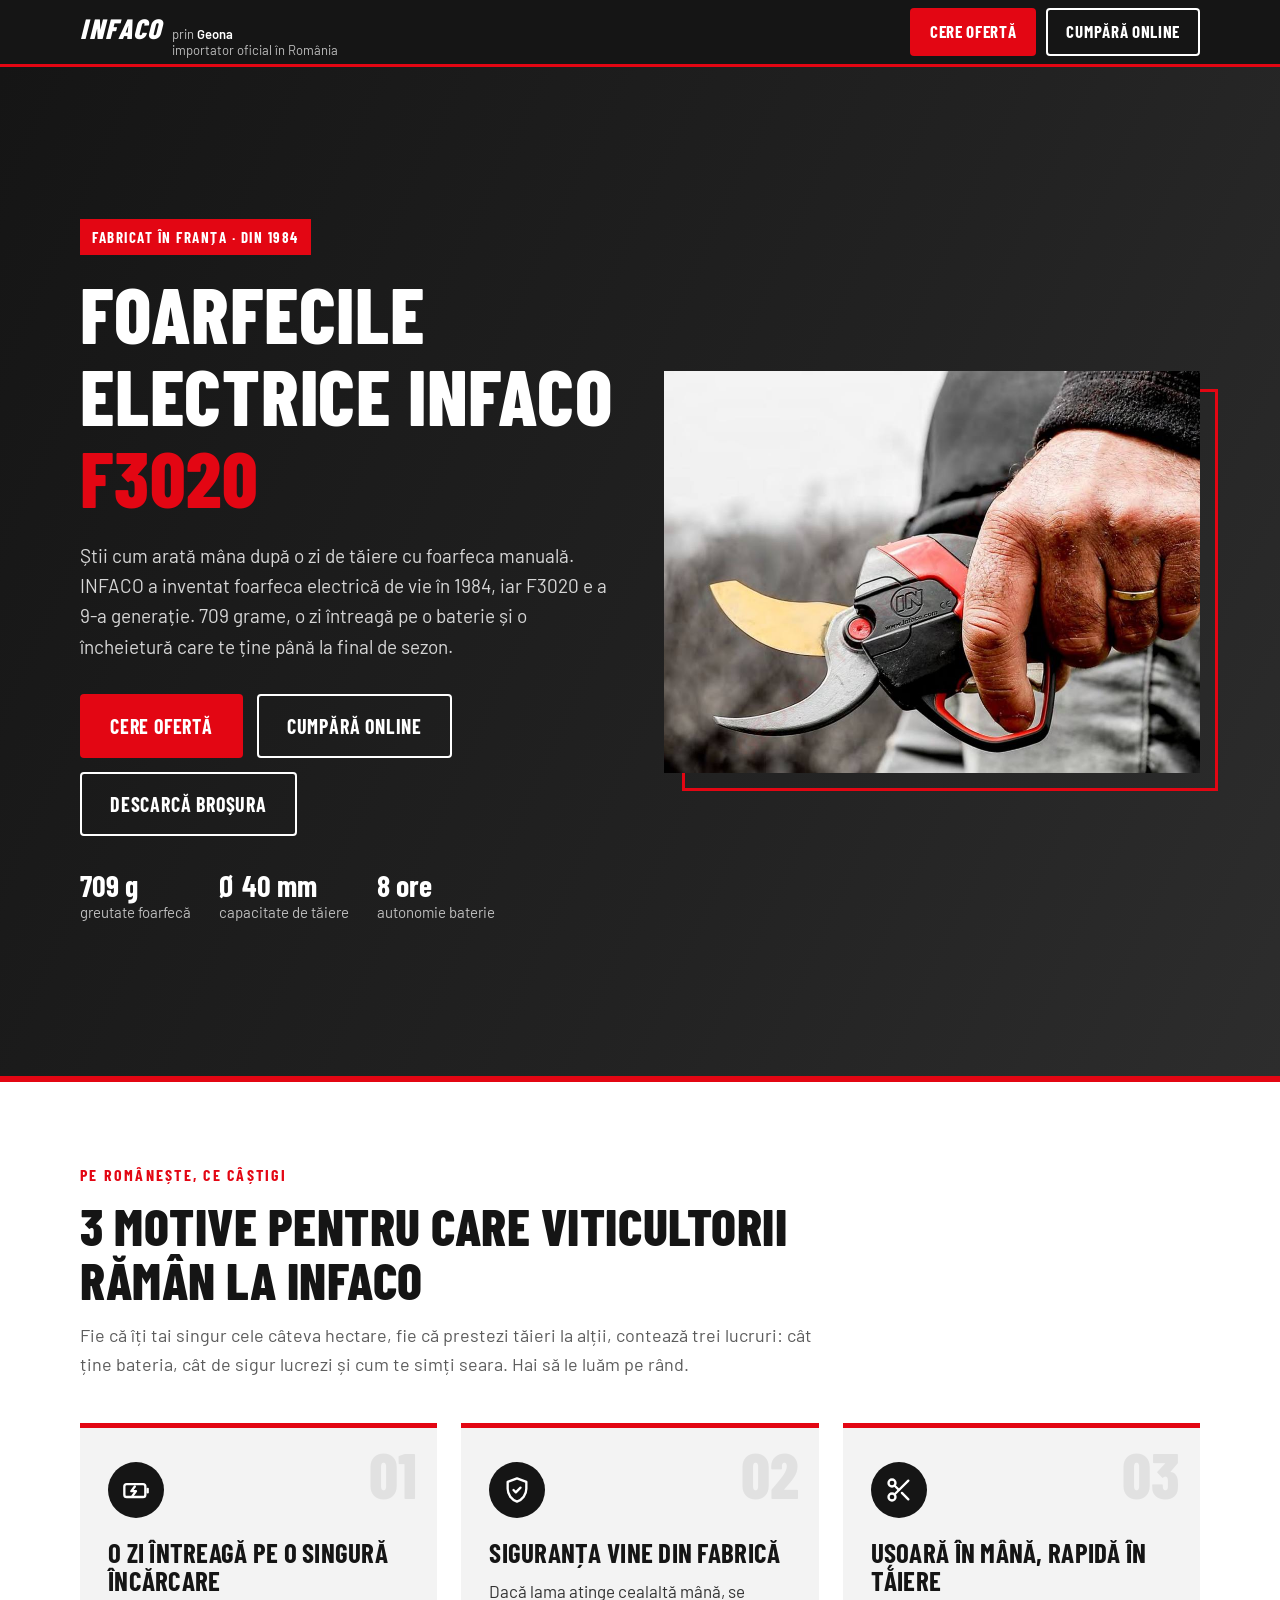
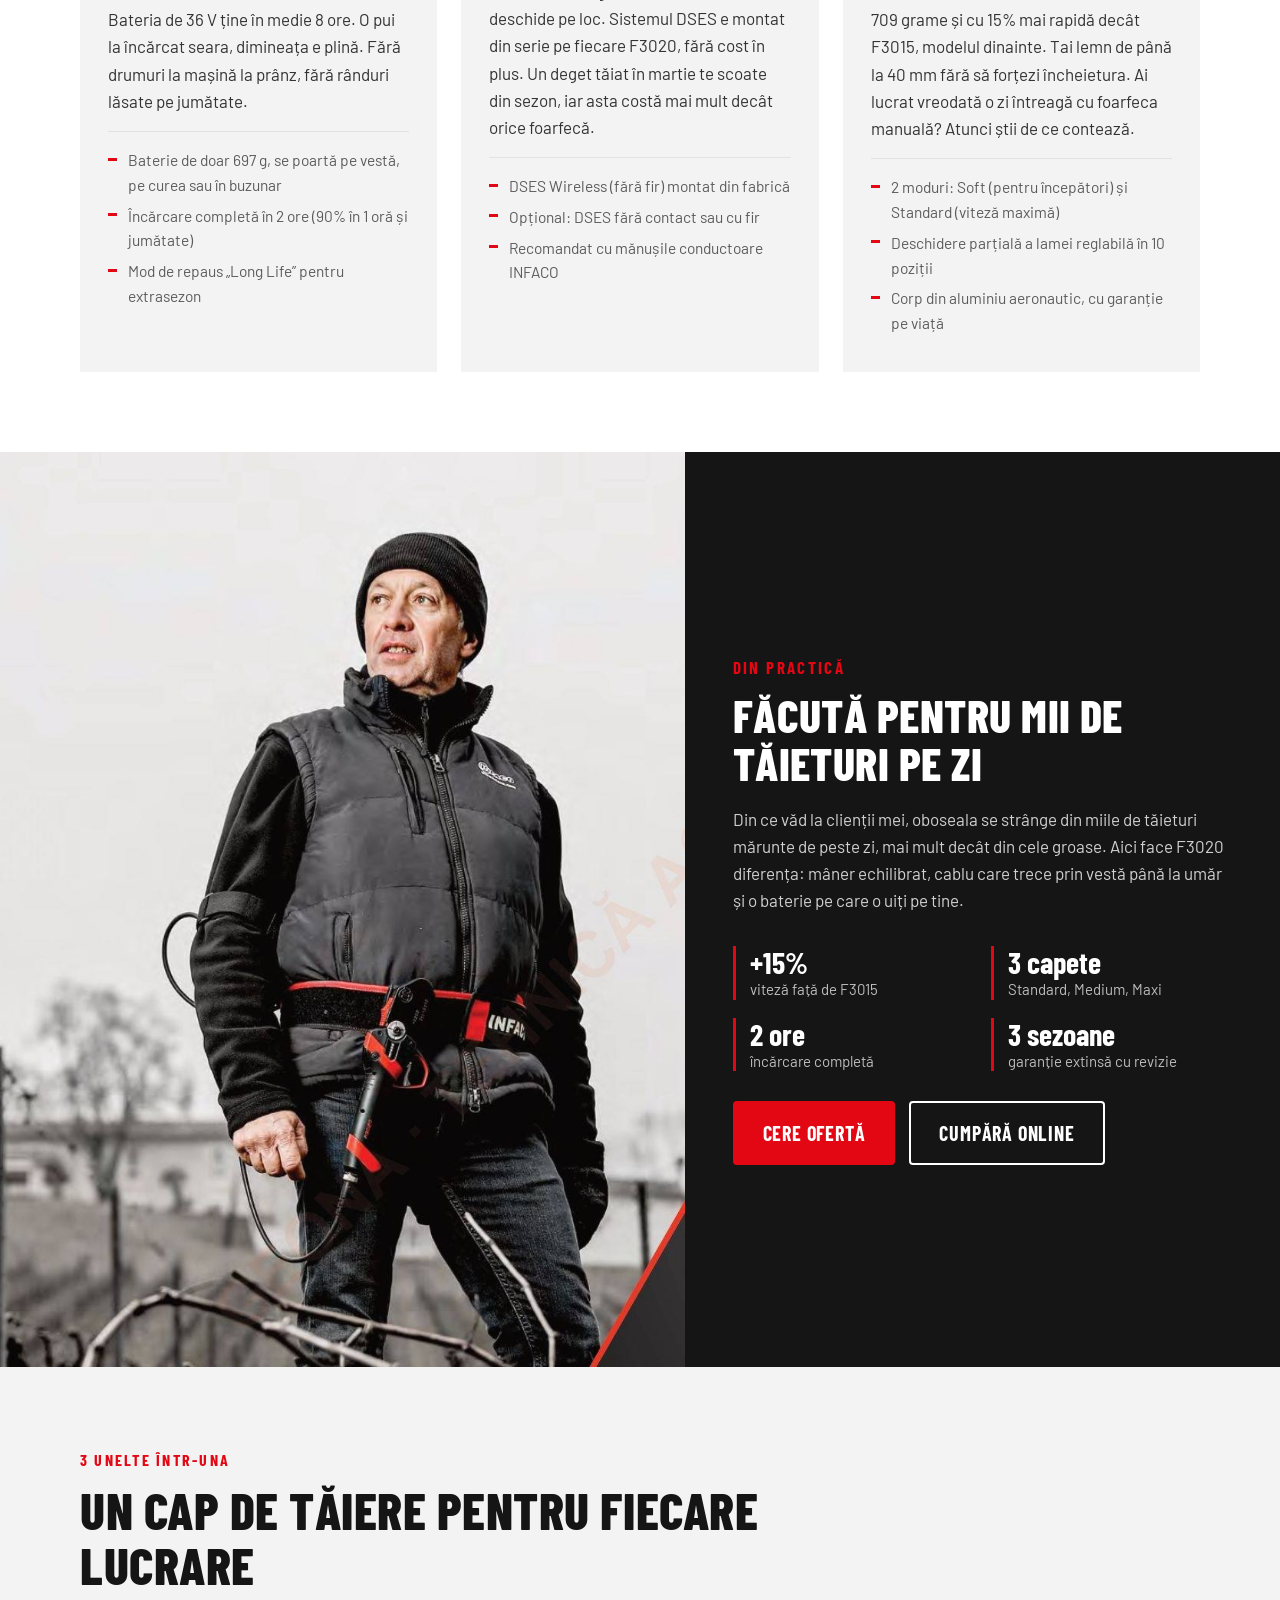
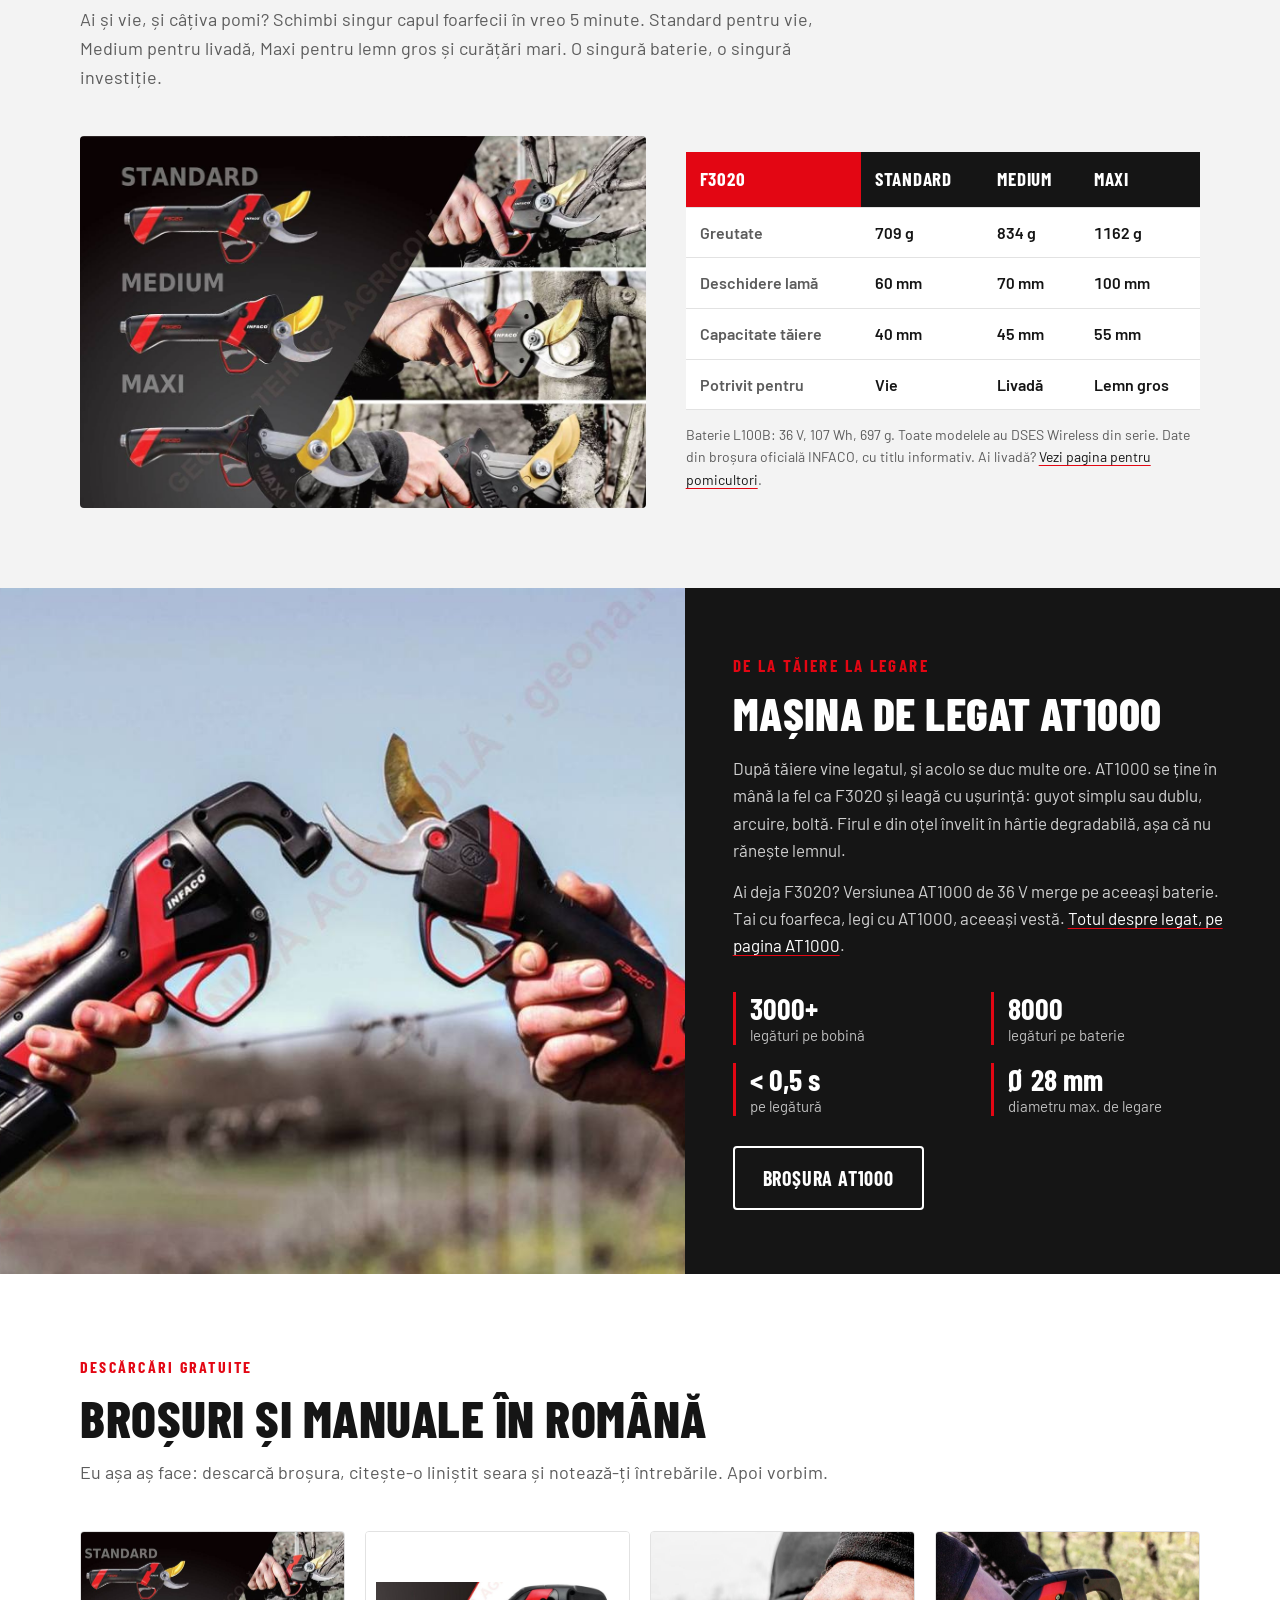
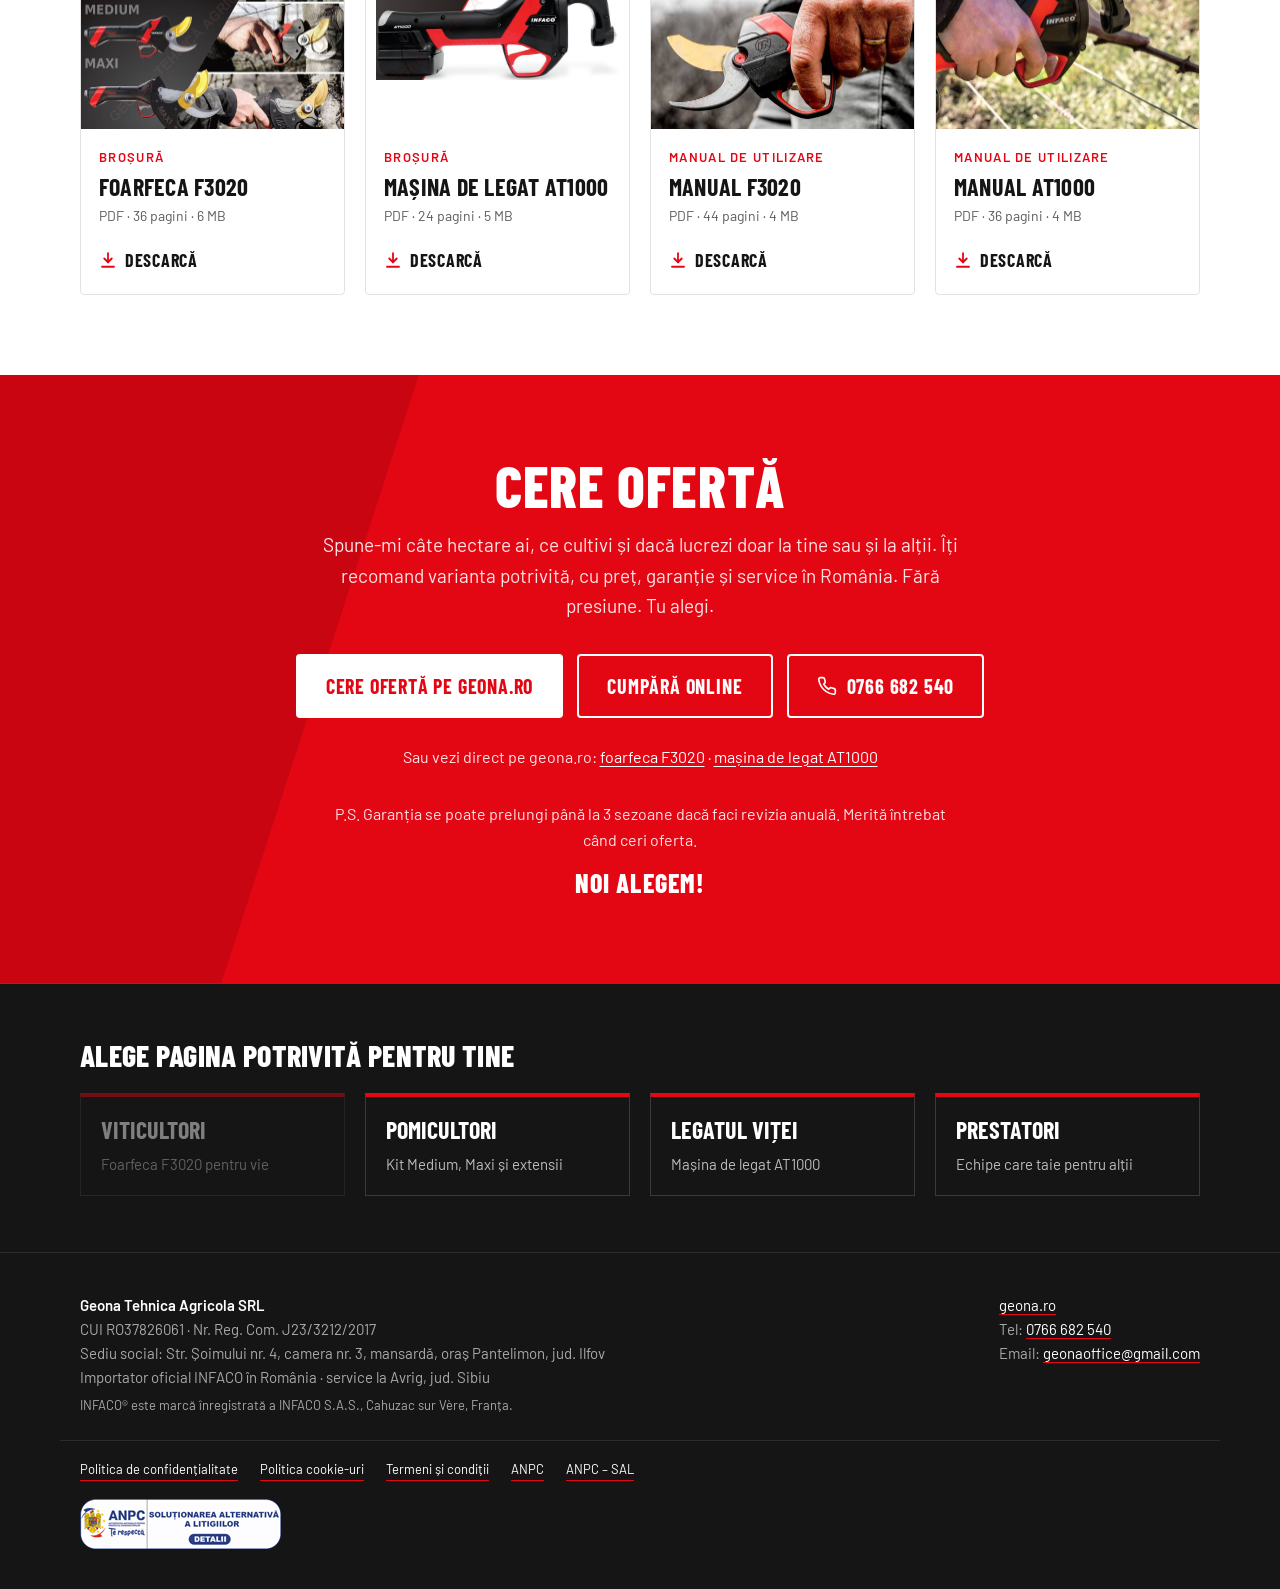
<file: index.html>
<!DOCTYPE html>
<html lang="ro">
<head>
  <meta charset="UTF-8">
  <meta name="viewport" content="width=device-width, initial-scale=1">
  <title>Foarfeci electrice INFACO F3020 pentru vie | Geona</title>
  <meta name="description" content="Foarfecile electrice INFACO F3020 și mașina de legat AT1000 pentru viticultori și pomicultori. Importator oficial INFACO în România: Geona Tehnică Agricolă.">
  <link rel="canonical" href="https://infaco.geona.ro/">

  <meta property="og:type" content="website">
  <meta property="og:locale" content="ro_RO">
  <meta property="og:site_name" content="INFACO prin Geona">
  <meta property="og:title" content="Foarfecile electrice INFACO F3020 | Geona">
  <meta property="og:description" content="709 grame, o zi întreagă pe o baterie, siguranță DSES din serie. Broșuri și manuale în română, de la importatorul oficial INFACO.">
  <meta property="og:url" content="https://infaco.geona.ro/">
  <meta property="og:image" content="https://infaco.geona.ro/img/og-viticultori.jpg">
  <meta property="og:image:width" content="1200">
  <meta property="og:image:height" content="630">
  <meta name="twitter:card" content="summary_large_image">

  <link rel="icon" href="favicon.ico" sizes="48x48">
  <link rel="icon" href="img/icon-192.png" type="image/png" sizes="192x192">
  <link rel="apple-touch-icon" href="img/apple-touch-icon.png">
  <link rel="stylesheet" href="css/fonturi.css">
  <link rel="stylesheet" href="css/stil.css">
  <script type="application/ld+json">
  {
    "@context": "https://schema.org",
    "@graph": [
      {
        "@type": "Organization",
        "@id": "https://infaco.geona.ro/#geona",
        "name": "Geona Tehnică Agricolă",
        "url": "https://geona.ro/",
        "telephone": "+40766682540",
        "address": {
          "@type": "PostalAddress",
          "addressLocality": "Avrig",
          "addressRegion": "Sibiu",
          "addressCountry": "RO"
        },
        "description": "Importator oficial INFACO în România",
        "legalName": "Geona Tehnica Agricola SRL",
        "vatID": "RO37826061",
        "email": "geonaoffice@gmail.com",
        "logo": "https://infaco.geona.ro/img/icon-192.png"
      },
      {
        "@type": "WebPage",
        "@id": "https://infaco.geona.ro/",
        "url": "https://infaco.geona.ro/",
        "name": "Foarfeci electrice INFACO F3020 pentru vie | Geona",
        "description": "Foarfecile electrice INFACO F3020 și mașina de legat AT1000 pentru viticultori și pomicultori. Importator oficial INFACO în România: Geona Tehnică Agricolă.",
        "inLanguage": "ro-RO",
        "primaryImageOfPage": {
          "@type": "ImageObject",
          "url": "https://infaco.geona.ro/img/f3020-in-mana.jpg",
          "caption": "Viticultor cu foarfeca electrică INFACO F3020 în mână"
        },
        "image": [
          "https://infaco.geona.ro/img/f3020-in-mana.jpg",
          "https://infaco.geona.ro/img/viticultor-vesta.jpg",
          "https://infaco.geona.ro/img/f3020-trei-capete.jpg",
          "https://infaco.geona.ro/img/at1000-f3020-duo.jpg"
        ],
        "publisher": {
          "@id": "https://infaco.geona.ro/#geona"
        }
      },
      {
        "@type": "BreadcrumbList",
        "itemListElement": [
          {
            "@type": "ListItem",
            "position": 1,
            "name": "INFACO prin Geona",
            "item": "https://infaco.geona.ro/"
          }
        ]
      }
    ]
  }
  </script>
</head>
<body>

  <!-- ANTET -->
  <header class="antet">
    <div class="container">
      <a class="logo" href="https://geona.ro/?utm_source=landing-infaco&amp;utm_medium=referral&amp;utm_campaign=viticultori" aria-label="Geona, importator oficial INFACO">
        <span class="logo-infaco">INFACO</span>
        <span class="logo-dealer">prin <strong>Geona</strong><br>importator oficial în România</span>
      </a>
      <div class="antet-butoane">
        <a class="btn btn-rosu" href="#oferta">Cere ofertă</a>
        <a class="btn btn-contur" href="https://geona.ro/magazin/?utm_source=landing-infaco&amp;utm_medium=referral&amp;utm_campaign=viticultori&amp;utm_content=cumpara-antet" target="_blank" rel="noopener"><span>Cumpără<span class="fara-mobil"> online</span></span></a>
      </div>
    </div>
  </header>

  <main>
    <!-- HERO -->
    <section class="hero">
      <div class="container">
        <div>
          <span class="eticheta">Fabricat în Franța · din 1984</span>
          <h1>Foarfecile electrice INFACO <span>F3020</span></h1>
          <p class="lead">Știi cum arată mâna după o zi de tăiere cu foarfeca manuală. INFACO a inventat foarfeca electrică de vie în 1984, iar F3020 e a 9-a generație. 709 grame, o zi întreagă pe o baterie și o încheietură care te ține până la final de sezon.</p>
          <div class="butoane">
            <a class="btn btn-rosu" href="#oferta">Cere ofertă</a>
            <a class="btn btn-contur" href="https://geona.ro/magazin/?utm_source=landing-infaco&amp;utm_medium=referral&amp;utm_campaign=viticultori&amp;utm_content=cumpara" target="_blank" rel="noopener">Cumpără online</a>
            <a class="btn btn-contur" href="#brosuri">Descarcă broșura</a>
          </div>
          <div class="hero-fapte">
            <div><b>709 g</b>greutate foarfecă</div>
            <div><b>Ø 40 mm</b>capacitate de tăiere</div>
            <div><b>8 ore</b>autonomie baterie</div>
          </div>
        </div>
        <div class="hero-poza">
          <img src="img/f3020-in-mana.jpg" width="1200" height="789" alt="Viticultor cu foarfeca electrică INFACO F3020 în mână" fetchpriority="high">
        </div>
      </div>
    </section>

    <!-- 3 AVANTAJE -->
    <section class="avantaje" id="avantaje">
      <div class="container">
        <div class="titlu-sectiune">
          <span class="supratitlu">Pe românește, ce câștigi</span>
          <h2>3 motive pentru care viticultorii rămân la INFACO</h2>
          <p>Fie că îți tai singur cele câteva hectare, fie că prestezi tăieri la alții, contează trei lucruri: cât ține bateria, cât de sigur lucrezi și cum te simți seara. Hai să le luăm pe rând.</p>
        </div>

        <div class="grila-avantaje">
          <article class="avantaj">
            <span class="nr">01</span>
            <div class="icon" aria-hidden="true">
              <svg viewBox="0 0 24 24" fill="none" stroke="currentColor" stroke-width="2" stroke-linecap="round" stroke-linejoin="round"><rect x="2" y="7" width="18" height="11" rx="2"/><path d="M22 11v3"/><path d="M11 9l-3 4h4l-3 4"/></svg>
            </div>
            <h3>O zi întreagă pe o singură încărcare</h3>
            <p>Bateria de 36 V ține în medie 8 ore. O pui la încărcat seara, dimineața e plină. Fără drumuri la mașină la prânz, fără rânduri lăsate pe jumătate.</p>
            <ul>
              <li>Baterie de doar 697 g, se poartă pe vestă, pe curea sau în buzunar</li>
              <li>Încărcare completă în 2 ore (90% în 1 oră și jumătate)</li>
              <li>Mod de repaus „Long Life” pentru extrasezon</li>
            </ul>
          </article>

          <article class="avantaj">
            <span class="nr">02</span>
            <div class="icon" aria-hidden="true">
              <svg viewBox="0 0 24 24" fill="none" stroke="currentColor" stroke-width="2" stroke-linecap="round" stroke-linejoin="round"><path d="M12 2l8 3v6c0 5-3.4 9.3-8 11-4.6-1.7-8-6-8-11V5l8-3z"/><path d="M9 12l2 2 4-4"/></svg>
            </div>
            <h3>Siguranța vine din fabrică</h3>
            <p>Dacă lama atinge cealaltă mână, se deschide pe loc. Sistemul DSES e montat din serie pe fiecare F3020, fără cost în plus. Un deget tăiat în martie te scoate din sezon, iar asta costă mai mult decât orice foarfecă.</p>
            <ul>
              <li>DSES Wireless (fără fir) montat din fabrică</li>
              <li>Opțional: DSES fără contact sau cu fir</li>
              <li>Recomandat cu mănușile conductoare INFACO</li>
            </ul>
          </article>

          <article class="avantaj">
            <span class="nr">03</span>
            <div class="icon" aria-hidden="true">
              <svg viewBox="0 0 24 24" fill="none" stroke="currentColor" stroke-width="2" stroke-linecap="round" stroke-linejoin="round"><circle cx="6" cy="6" r="3"/><circle cx="6" cy="18" r="3"/><path d="M20 4L8.1 15.9"/><path d="M14.5 14.5L20 20"/><path d="M8.1 8.1L12 12"/></svg>
            </div>
            <h3>Ușoară în mână, rapidă în tăiere</h3>
            <p>709 grame și cu 15% mai rapidă decât F3015, modelul dinainte. Tai lemn de până la 40 mm fără să forțezi încheietura. Ai lucrat vreodată o zi întreagă cu foarfeca manuală? Atunci știi de ce contează.</p>
            <ul>
              <li>2 moduri: Soft (pentru începători) și Standard (viteză maximă)</li>
              <li>Deschidere parțială a lamei reglabilă în 10 poziții</li>
              <li>Corp din aluminiu aeronautic, cu garanție pe viață</li>
            </ul>
          </article>
        </div>
      </div>
    </section>

    <!-- FOTO: ÎN MÂNĂ -->
    <section class="banda-foto" aria-label="F3020 în lucru">
      <div class="grid">
        <div class="foto">
          <img src="img/viticultor-vesta.jpg" width="893" height="1193" alt="Viticultor în vie, cu foarfeca INFACO F3020 și vesta cu baterie" loading="lazy" style="object-position: center 20%;">
        </div>
        <div class="text">
          <span class="supratitlu">Din practică</span>
          <h2>Făcută pentru mii de tăieturi pe zi</h2>
          <p>Din ce văd la clienții mei, oboseala se strânge din miile de tăieturi mărunte de peste zi, mai mult decât din cele groase. Aici face F3020 diferența: mâner echilibrat, cablu care trece prin vestă până la umăr și o baterie pe care o uiți pe tine.</p>
          <div class="cifre">
            <div><b>+15%</b>viteză față de F3015</div>
            <div><b>3 capete</b>Standard, Medium, Maxi</div>
            <div><b>2 ore</b>încărcare completă</div>
            <div><b>3 sezoane</b>garanție extinsă cu revizie</div>
          </div>
          <div class="butoane"><a class="btn btn-rosu" href="#oferta">Cere ofertă</a> <a class="btn btn-contur" href="https://geona.ro/magazin/?utm_source=landing-infaco&amp;utm_medium=referral&amp;utm_campaign=viticultori&amp;utm_content=cumpara" target="_blank" rel="noopener">Cumpără online</a></div>
        </div>
      </div>
    </section>

    <!-- KITURI -->
    <section class="kituri" id="kituri">
      <div class="container">
        <div class="titlu-sectiune">
          <span class="supratitlu">3 unelte într-una</span>
          <h2>Un cap de tăiere pentru fiecare lucrare</h2>
          <p>Ai și vie, și câțiva pomi? Schimbi singur capul foarfecii în vreo 5 minute. Standard pentru vie, Medium pentru livadă, Maxi pentru lemn gros și curățări mari. O singură baterie, o singură investiție.</p>
        </div>
        <div class="kituri-grid">
          <img src="img/f3020-trei-capete.jpg" width="1200" height="789" alt="Foarfeca F3020 în versiunile Standard, Medium și Maxi, în vie și în livadă" loading="lazy">
          <div>
            <div class="tabel-wrap">
              <table>
                <thead>
                  <tr><th scope="col">F3020</th><th scope="col">Standard</th><th scope="col">Medium</th><th scope="col">Maxi</th></tr>
                </thead>
                <tbody>
                  <tr><th scope="row">Greutate</th><td>709 g</td><td>834 g</td><td>1162 g</td></tr>
                  <tr><th scope="row">Deschidere lamă</th><td>60 mm</td><td>70 mm</td><td>100 mm</td></tr>
                  <tr><th scope="row">Capacitate tăiere</th><td>40 mm</td><td>45 mm</td><td>55 mm</td></tr>
                  <tr><th scope="row">Potrivit pentru</th><td>Vie</td><td>Livadă</td><td>Lemn gros</td></tr>
                </tbody>
              </table>
            </div>
            <p class="nota">Baterie L100B: 36 V, 107 Wh, 697 g. Toate modelele au DSES Wireless din serie. Date din broșura oficială INFACO, cu titlu informativ. Ai livadă? <a href="pomicultori/">Vezi pagina pentru pomicultori</a>.</p>
          </div>
        </div>
      </div>
    </section>

    <!-- DUO AT1000 -->
    <section class="banda-foto" aria-label="De la tăiere la legare">
      <div class="grid">
        <div class="foto">
          <img src="img/at1000-f3020-duo.jpg" width="1200" height="789" alt="Mașina de legat INFACO AT1000 și foarfeca F3020 ținute în mână în vie" loading="lazy">
        </div>
        <div class="text">
          <span class="supratitlu">De la tăiere la legare</span>
          <h2>Mașina de legat AT1000</h2>
          <p>După tăiere vine legatul, și acolo se duc multe ore. AT1000 se ține în mână la fel ca F3020 și leagă cu ușurință: guyot simplu sau dublu, arcuire, boltă. Firul e din oțel învelit în hârtie degradabilă, așa că nu rănește lemnul.</p>
          <p>Ai deja F3020? Versiunea AT1000 de 36 V merge pe aceeași baterie. Tai cu foarfeca, legi cu AT1000, aceeași vestă. <a href="legat-vita/">Totul despre legat, pe pagina AT1000</a>.</p>
          <div class="cifre">
            <div><b>3000+</b>legături pe bobină</div>
            <div><b>8000</b>legături pe baterie</div>
            <div><b>&lt; 0,5 s</b>pe legătură</div>
            <div><b>Ø 28 mm</b>diametru max. de legare</div>
          </div>
          <div><a class="btn btn-contur" href="brosuri/Brosura-AT1000-RO.pdf" download>Broșura AT1000</a></div>
        </div>
      </div>
    </section>

    <!-- BROȘURI -->
    <section class="descarcari" id="brosuri">
      <div class="container">
        <div class="titlu-sectiune">
          <span class="supratitlu">Descărcări gratuite</span>
          <h2>Broșuri și manuale în română</h2>
          <p>Eu așa aș face: descarcă broșura, citește-o liniștit seara și notează-ți întrebările. Apoi vorbim.</p>
        </div>
        <div class="descarcari-grid">
          <a class="doc" href="brosuri/Brosura-F3020-RO.pdf" download>
            <div class="coperta"><img src="img/f3020-trei-capete.jpg" width="1200" height="789" alt="" loading="lazy"></div>
            <div class="info">
              <span class="tip">Broșură</span>
              <h3>Foarfeca F3020</h3>
              <span class="meta">PDF · 36 pagini · 6 MB</span>
              <span class="descarca"><svg viewBox="0 0 24 24" fill="none" stroke="currentColor" stroke-width="2.4" stroke-linecap="round" stroke-linejoin="round"><path d="M12 3v12"/><path d="M7 10l5 5 5-5"/><path d="M4 21h16"/></svg>Descarcă</span>
            </div>
          </a>
          <a class="doc" href="brosuri/Brosura-AT1000-RO.pdf" download>
            <div class="coperta contain"><img src="img/at1000-produs.jpg" width="1200" height="483" alt="" loading="lazy"></div>
            <div class="info">
              <span class="tip">Broșură</span>
              <h3>Mașina de legat AT1000</h3>
              <span class="meta">PDF · 24 pagini · 5 MB</span>
              <span class="descarca"><svg viewBox="0 0 24 24" fill="none" stroke="currentColor" stroke-width="2.4" stroke-linecap="round" stroke-linejoin="round"><path d="M12 3v12"/><path d="M7 10l5 5 5-5"/><path d="M4 21h16"/></svg>Descarcă</span>
            </div>
          </a>
          <a class="doc" href="brosuri/Manual-utilizare-F3020-RO.pdf" download>
            <div class="coperta"><img src="img/f3020-in-mana.jpg" width="1200" height="789" alt="" loading="lazy"></div>
            <div class="info">
              <span class="tip">Manual de utilizare</span>
              <h3>Manual F3020</h3>
              <span class="meta">PDF · 44 pagini · 4 MB</span>
              <span class="descarca"><svg viewBox="0 0 24 24" fill="none" stroke="currentColor" stroke-width="2.4" stroke-linecap="round" stroke-linejoin="round"><path d="M12 3v12"/><path d="M7 10l5 5 5-5"/><path d="M4 21h16"/></svg>Descarcă</span>
            </div>
          </a>
          <a class="doc" href="brosuri/Manual-utilizare-AT1000-RO.pdf" download>
            <div class="coperta"><img src="img/at1000-in-vie.jpg" width="1200" height="789" alt="" loading="lazy"></div>
            <div class="info">
              <span class="tip">Manual de utilizare</span>
              <h3>Manual AT1000</h3>
              <span class="meta">PDF · 36 pagini · 4 MB</span>
              <span class="descarca"><svg viewBox="0 0 24 24" fill="none" stroke="currentColor" stroke-width="2.4" stroke-linecap="round" stroke-linejoin="round"><path d="M12 3v12"/><path d="M7 10l5 5 5-5"/><path d="M4 21h16"/></svg>Descarcă</span>
            </div>
          </a>
        </div>
      </div>
    </section>

    <!-- CERE OFERTĂ -->
    <section class="oferta" id="oferta">
      <div class="container">
        <h2>Cere ofertă</h2>
        <p>Spune-mi câte hectare ai, ce cultivi și dacă lucrezi doar la tine sau și la alții. Îți recomand varianta potrivită, cu preț, garanție și service în România. Fără presiune. Tu alegi.</p>
        <div class="butoane">
          <a class="btn btn-alb" href="https://geona.ro/contact/?utm_source=landing-infaco&amp;utm_medium=referral&amp;utm_campaign=viticultori" target="_blank" rel="noopener">Cere ofertă pe geona.ro</a>
          <a class="btn btn-contur" href="https://geona.ro/magazin/?utm_source=landing-infaco&amp;utm_medium=referral&amp;utm_campaign=viticultori&amp;utm_content=cumpara" target="_blank" rel="noopener">Cumpără online</a>
          <a class="btn btn-contur" href="tel:+40766682540">
            <svg viewBox="0 0 24 24" fill="none" stroke="currentColor" stroke-width="2" stroke-linecap="round" stroke-linejoin="round" aria-hidden="true"><path d="M22 16.9v3a2 2 0 0 1-2.2 2 19.8 19.8 0 0 1-8.6-3.1 19.5 19.5 0 0 1-6-6A19.8 19.8 0 0 1 2.1 4.2 2 2 0 0 1 4.1 2h3a2 2 0 0 1 2 1.7c.1.9.4 1.8.7 2.7a2 2 0 0 1-.5 2.1L8 9.8a16 16 0 0 0 6 6l1.3-1.3a2 2 0 0 1 2.1-.4c.9.3 1.8.6 2.7.7a2 2 0 0 1 1.7 2z"/></svg>
            0766 682 540
          </a>
        </div>
        <p class="linkuri-produs">Sau vezi direct pe geona.ro:
          <a href="https://geona.ro/produs/foarfeca-electrica-infaco-f3020/?utm_source=landing-infaco&amp;utm_medium=referral&amp;utm_campaign=viticultori" target="_blank" rel="noopener">foarfeca F3020</a> ·
          <a href="https://geona.ro/produs/unealta-de-legat-infaco-v12-at1000/?utm_source=landing-infaco&amp;utm_medium=referral&amp;utm_campaign=viticultori" target="_blank" rel="noopener">mașina de legat AT1000</a>
        </p>
        <p class="ps">P.S. Garanția se poate prelungi până la 3 sezoane dacă faci revizia anuală. Merită întrebat când ceri oferta.</p>
        <p class="semnatura">Noi alegem!</p>
      </div>
    </section>

    <!-- PENTRU CINE -->
    <nav class="pentru-cine" aria-label="Paginile INFACO prin Geona">
      <div class="container">
        <h2>Alege pagina potrivită pentru tine</h2>
        <div class="grila-4">
          <a href="./" aria-current="page"><b>Viticultori</b><span>Foarfeca F3020 pentru vie</span></a>
          <a href="pomicultori/"><b>Pomicultori</b><span>Kit Medium, Maxi și extensii</span></a>
          <a href="legat-vita/"><b>Legatul viței</b><span>Mașina de legat AT1000</span></a>
          <a href="prestatori/"><b>Prestatori</b><span>Echipe care taie pentru alții</span></a>
        </div>
      </div>
    </nav>
  </main>

  <footer>
    <div class="container">
      <div>
        <strong>Geona Tehnica Agricola SRL</strong><br>
        CUI RO37826061 · Nr. Reg. Com. J23/3212/2017<br>
        Sediu social: Str. Șoimului nr. 4, camera nr. 3, mansardă, oraș Pantelimon, jud. Ilfov<br>
        Importator oficial INFACO în România · service la Avrig, jud. Sibiu
        <div class="mic">INFACO® este marcă înregistrată a INFACO S.A.S., Cahuzac sur Vère, Franța.</div>
      </div>
      <div>
        <a href="https://geona.ro/?utm_source=landing-infaco&amp;utm_medium=referral&amp;utm_campaign=viticultori" target="_blank" rel="noopener">geona.ro</a><br>
        Tel: <a href="tel:+40766682540">0766 682 540</a><br>
        Email: <a href="mailto:geonaoffice@gmail.com">geonaoffice@gmail.com</a>
      </div>
    </div>
    <div class="container legal">
      <a href="https://geona.ro/politica-de-confidentialitate/" target="_blank" rel="noopener">Politica de confidențialitate</a>
      <a href="https://geona.ro/politica-cookie-uri-ue/" target="_blank" rel="noopener">Politica cookie-uri</a>
      <a href="https://geona.ro/termeni-si-conditii/" target="_blank" rel="noopener">Termeni și condiții</a>
      <a href="https://anpc.ro/" target="_blank" rel="noopener">ANPC</a>
      <a href="https://reclamatiisal.anpc.ro" target="_blank" rel="noopener">ANPC – SAL</a>
    </div>
    <div class="container sal">
      <a href="https://reclamatiisal.anpc.ro" target="_blank" rel="noopener"><img src="img/SAL-PICTOGRAMA.png" width="201" height="50" alt="Soluționarea alternativă a litigiilor – ANPC" loading="lazy"></a>
    </div>
  </footer>

</body>
</html>
</file>
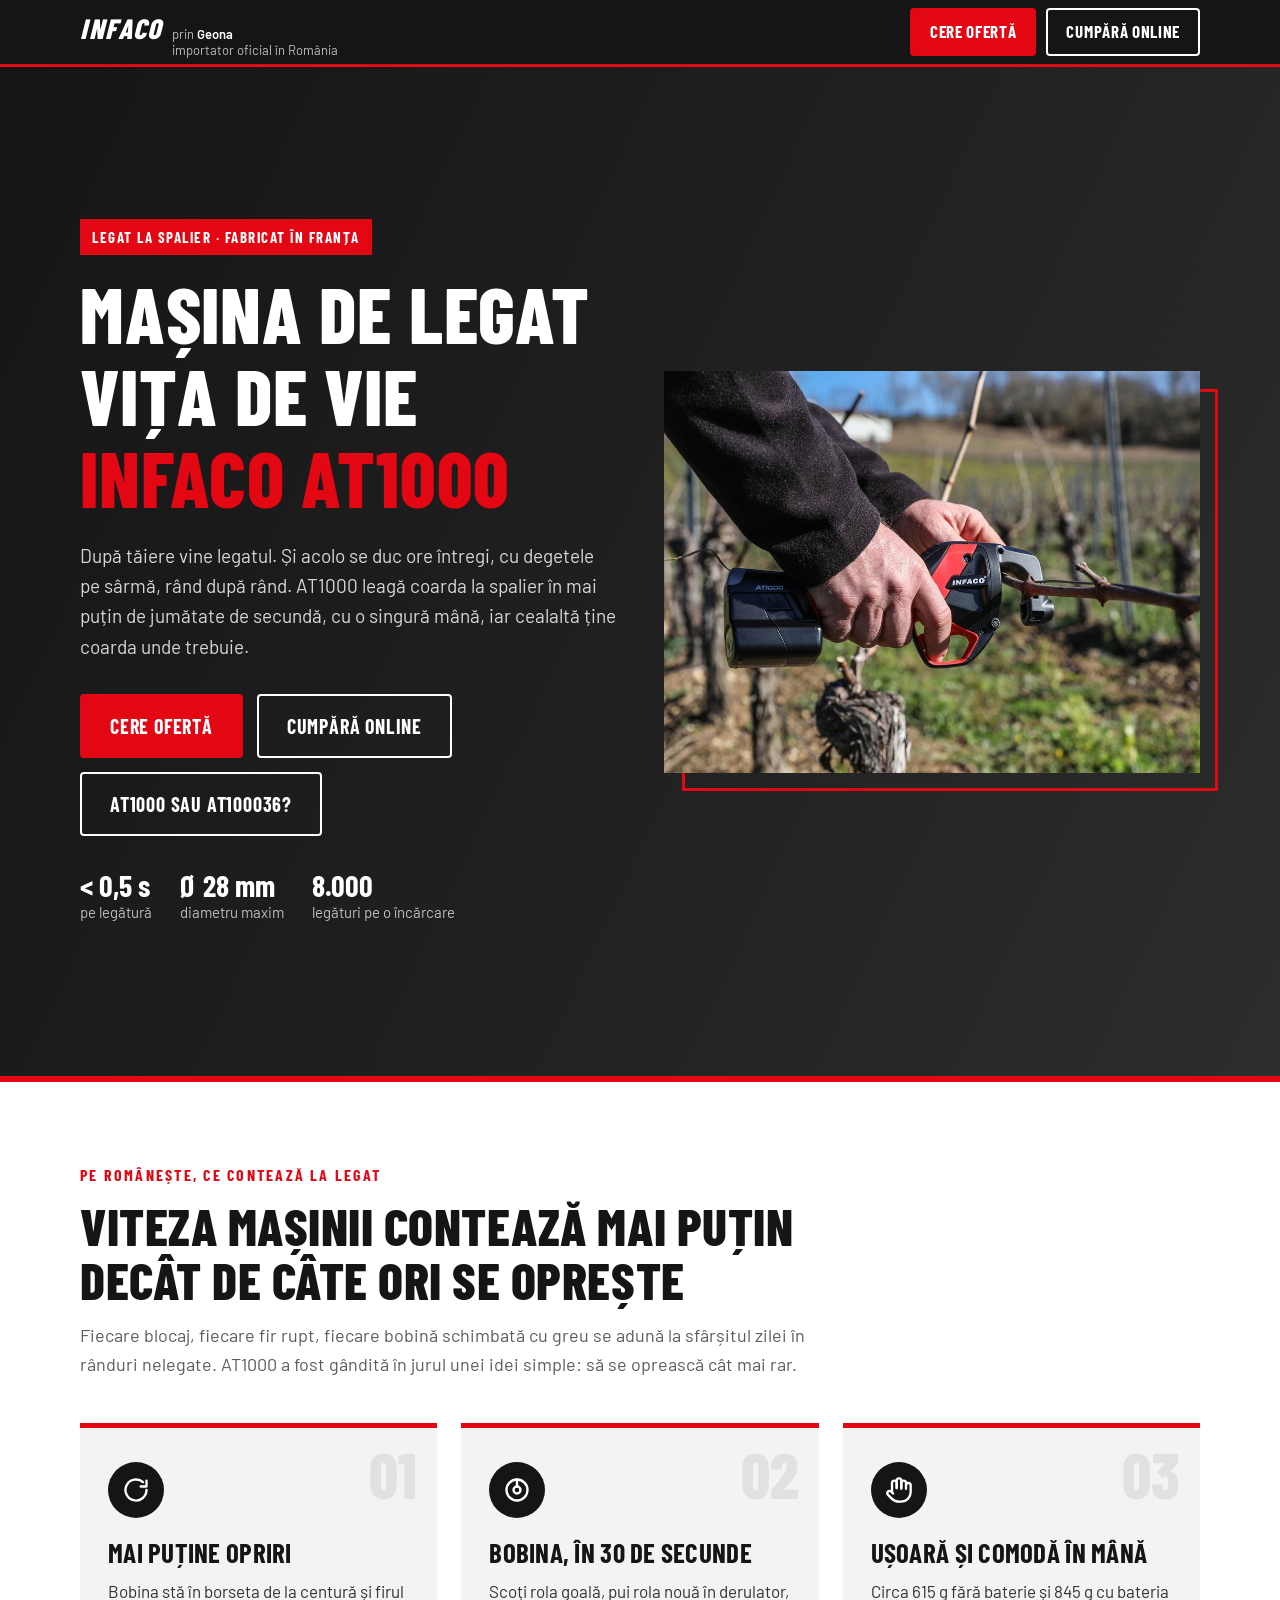
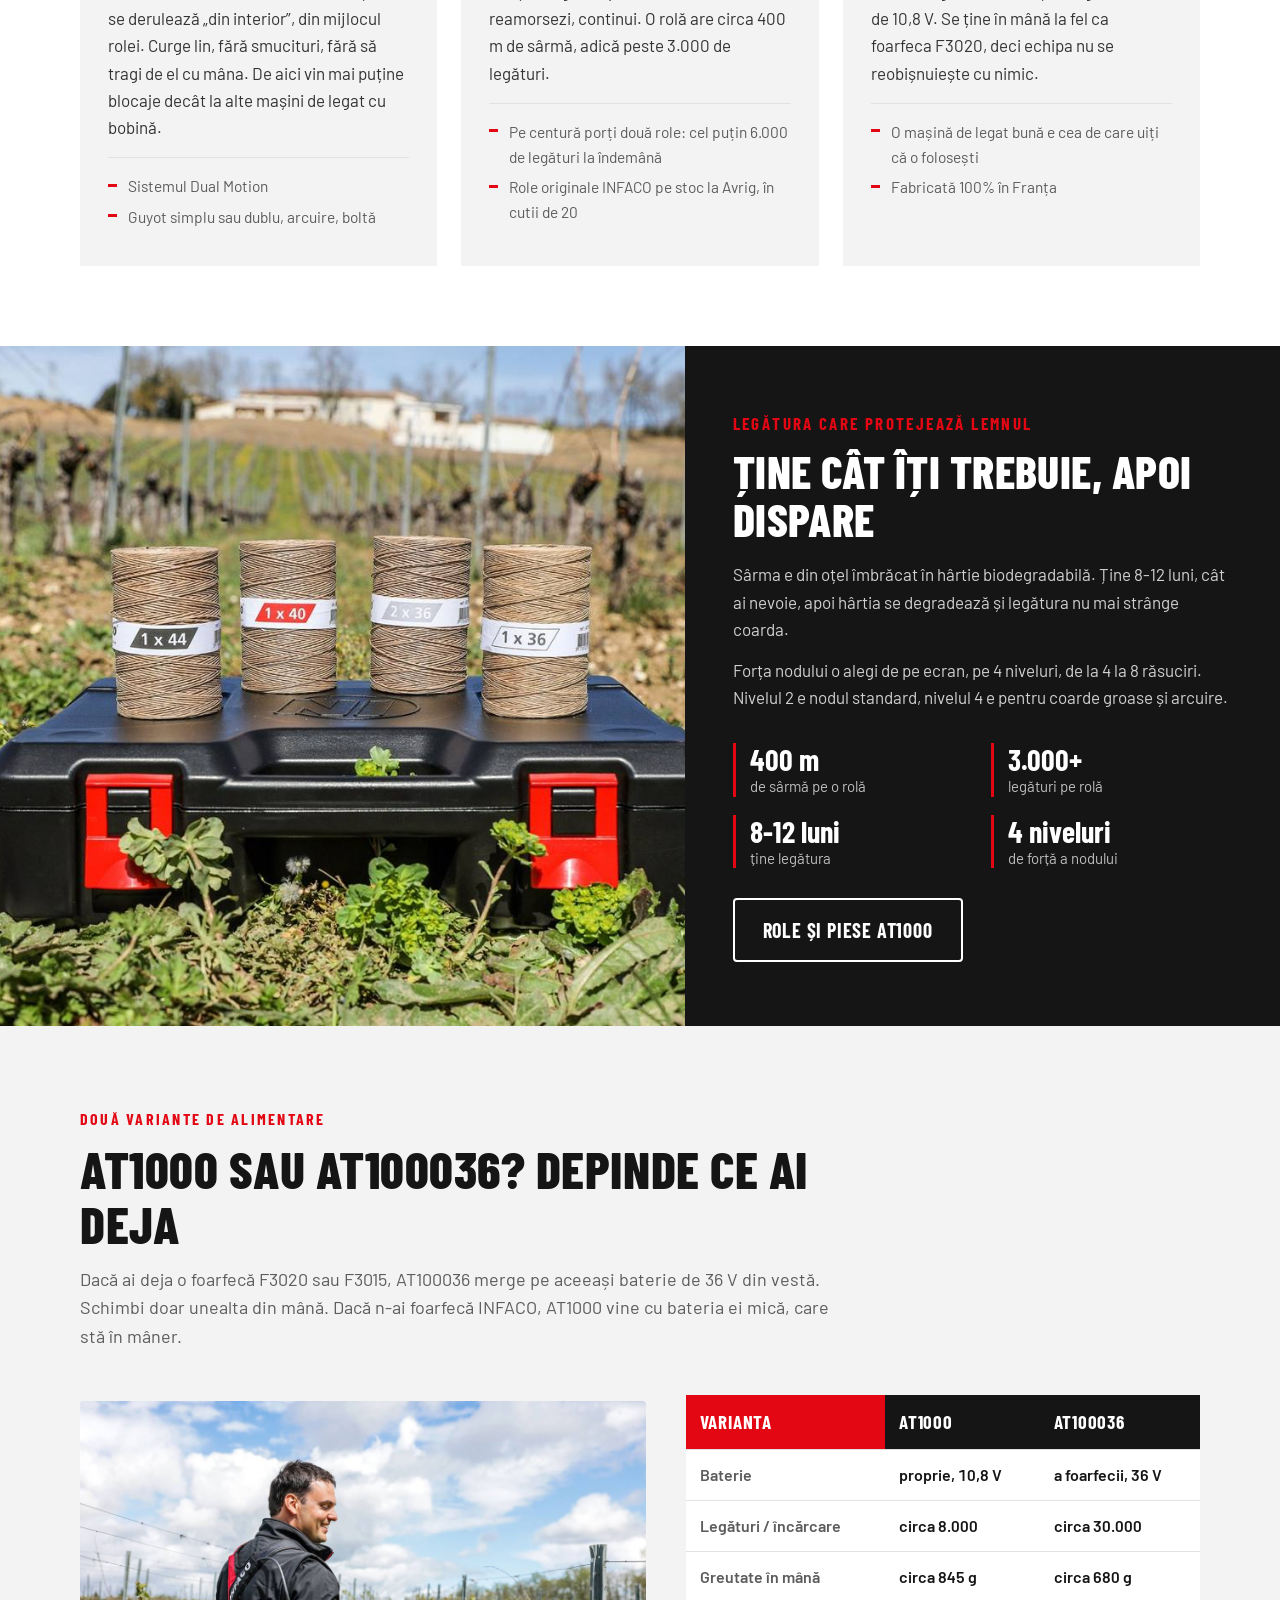
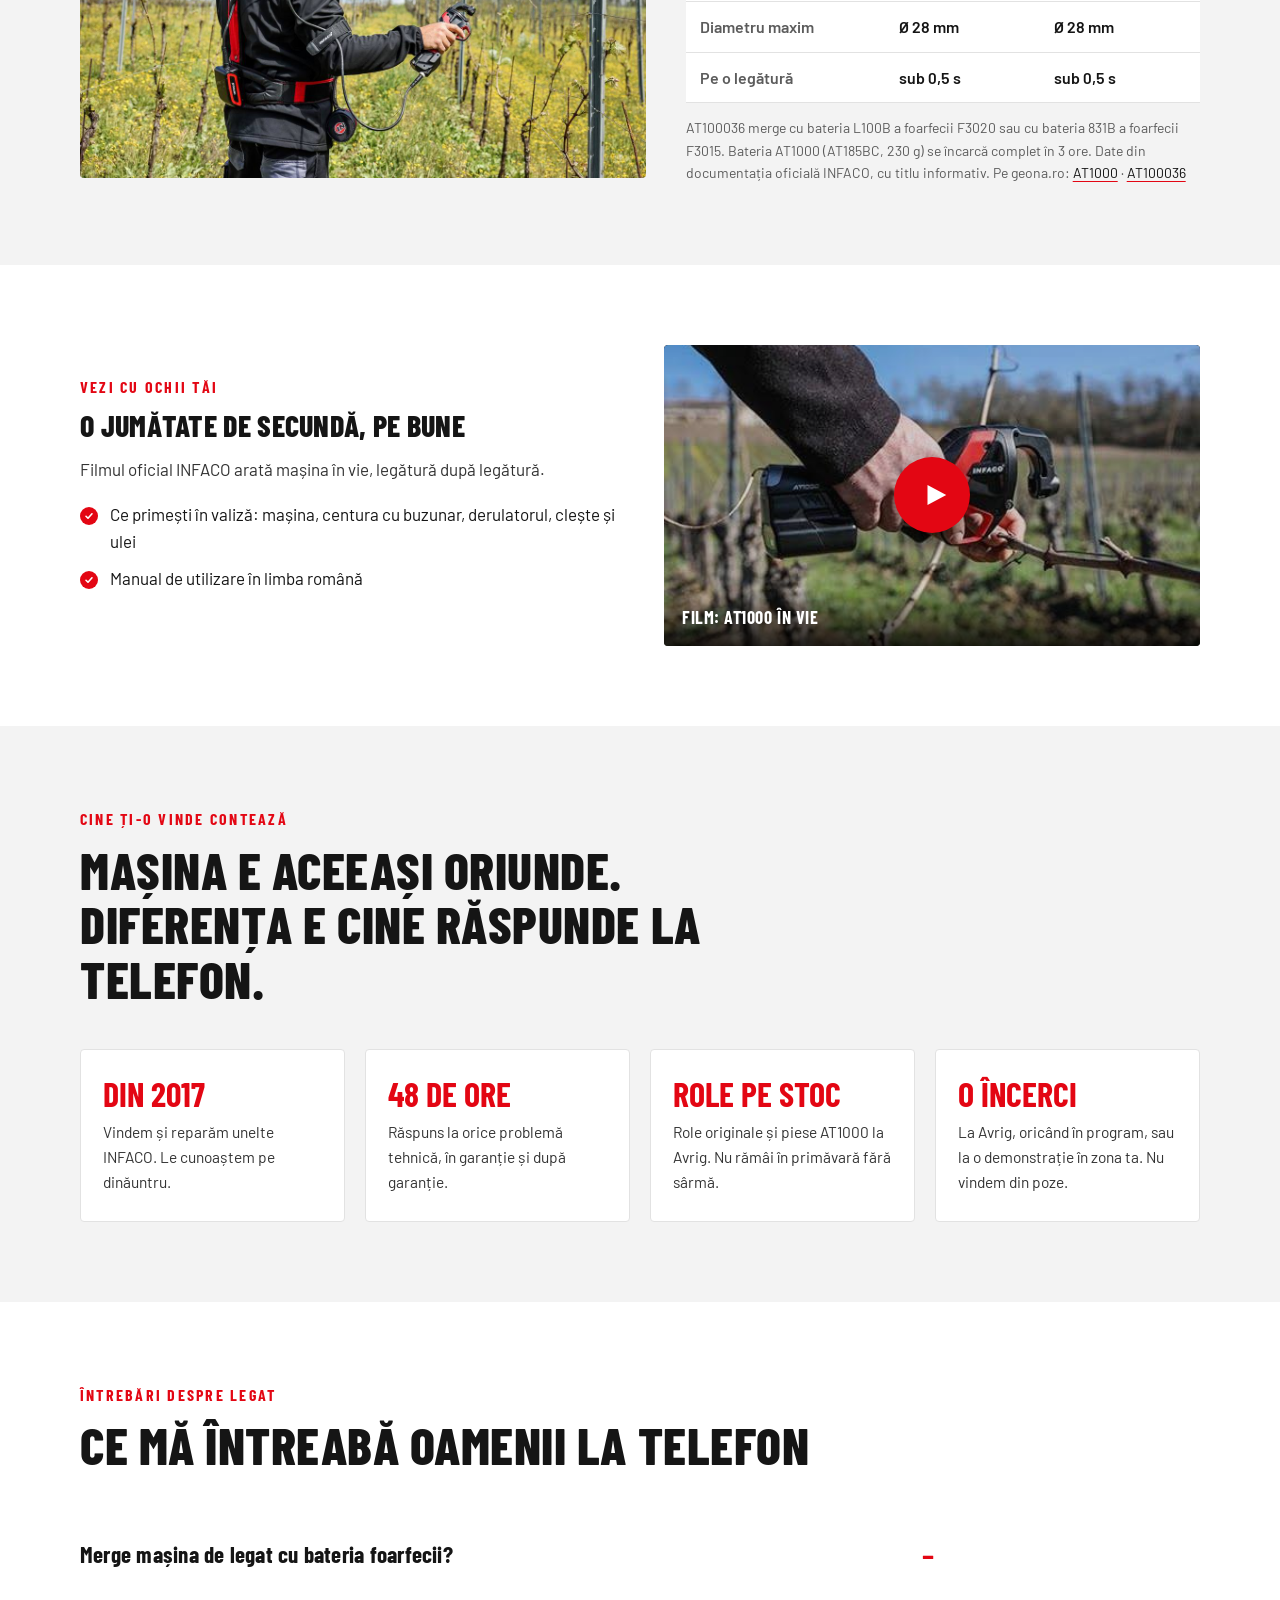
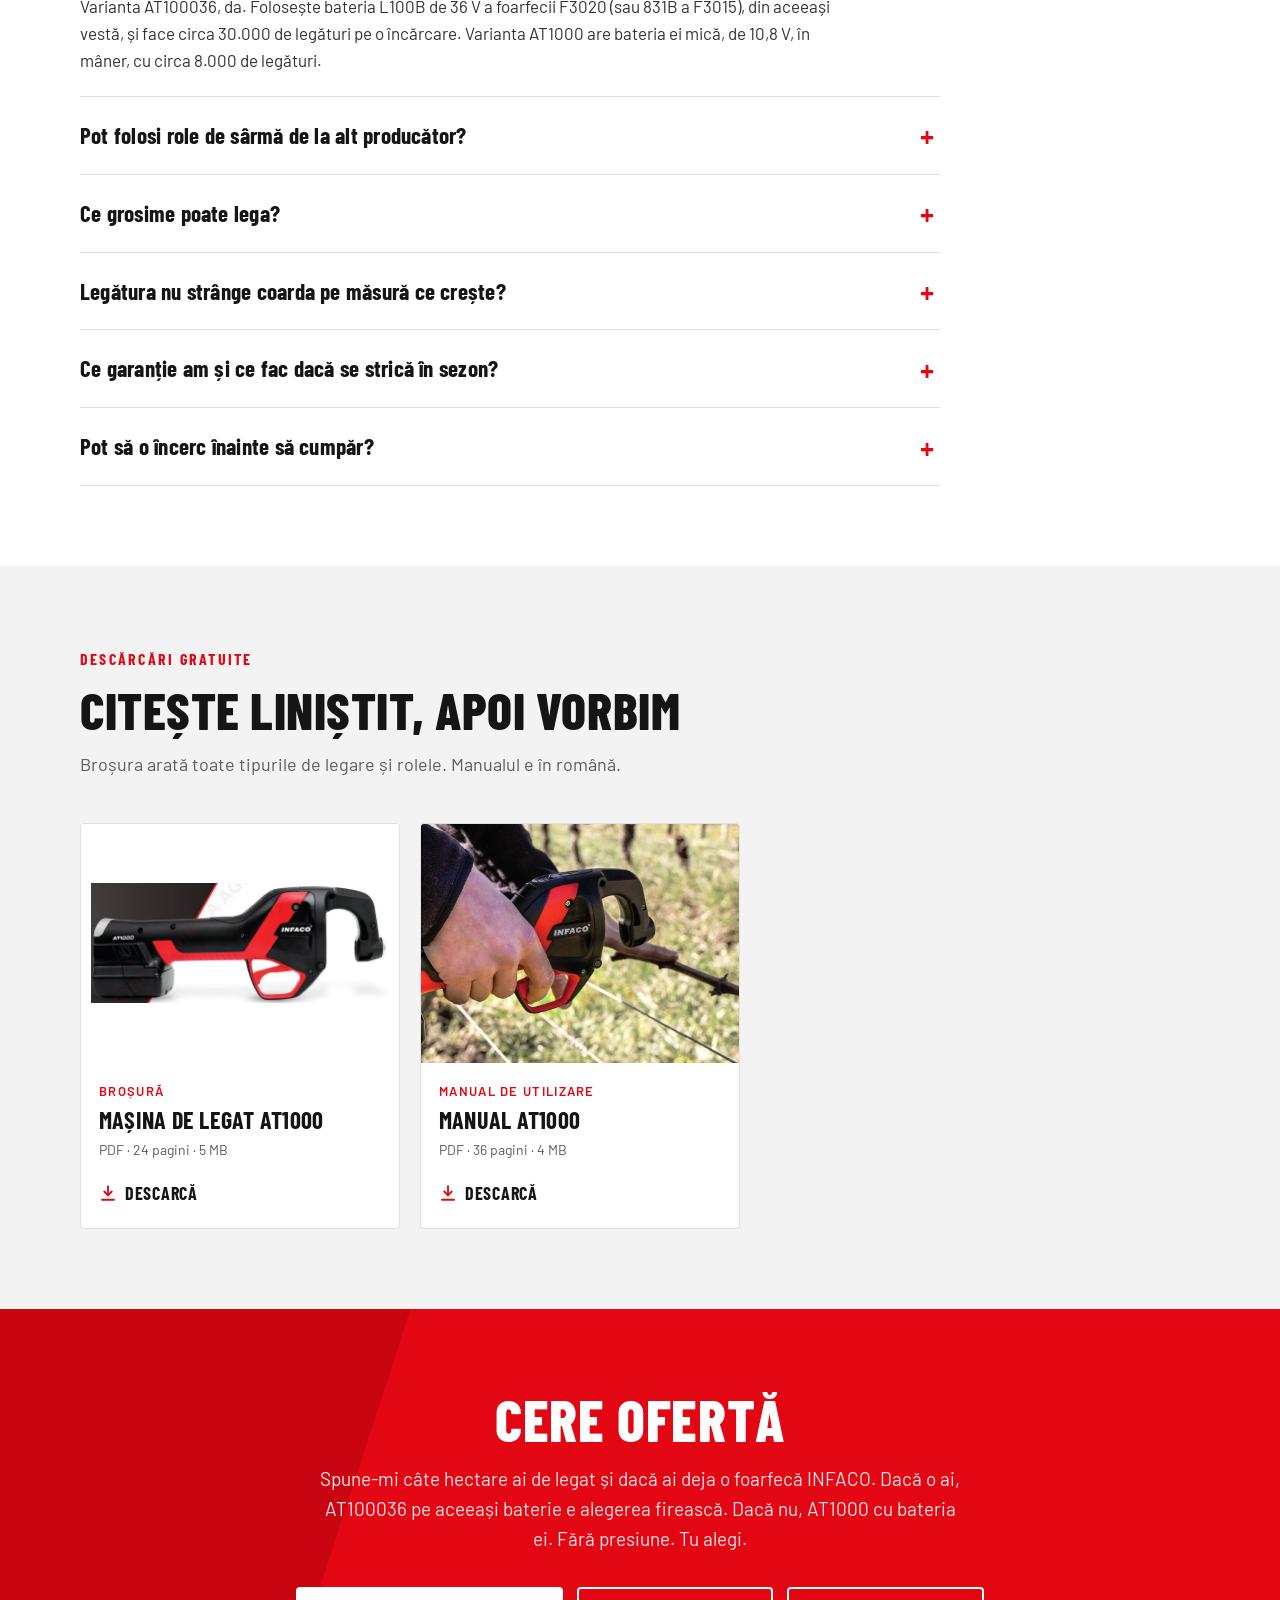
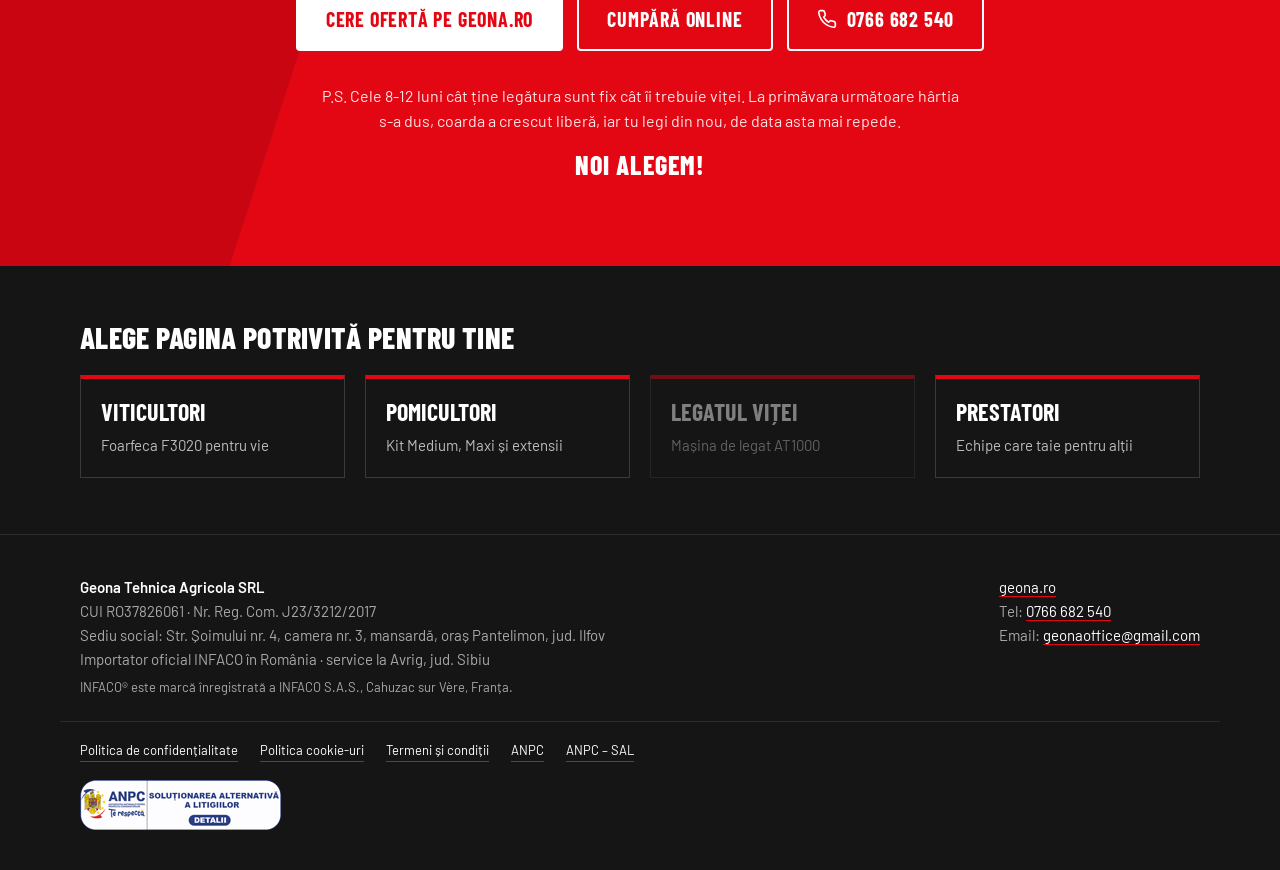
<file: legat-vita/index.html>
<!DOCTYPE html>
<html lang="ro">
<head>
  <meta charset="UTF-8">
  <meta name="viewport" content="width=device-width, initial-scale=1">
  <title>Mașină de legat vița de vie INFACO AT1000 și AT100036 | Geona</title>
  <meta name="description" content="Mașina de legat vița de vie INFACO AT1000: sub o jumătate de secundă pe legătură, coarde până la 28 mm, 8.000 de legături pe o încărcare. Role pe stoc.">
  <link rel="canonical" href="https://infaco.geona.ro/legat-vita/">

  <meta property="og:type" content="website">
  <meta property="og:locale" content="ro_RO">
  <meta property="og:site_name" content="INFACO prin Geona">
  <meta property="og:title" content="Mașina de legat vița de vie INFACO AT1000">
  <meta property="og:description" content="Legi coarda la spalier în sub o jumătate de secundă, cu o singură mână. Varianta AT100036 merge pe bateria foarfecii F3020.">
  <meta property="og:url" content="https://infaco.geona.ro/legat-vita/">
  <meta property="og:image" content="https://infaco.geona.ro/img/og-legat-vita.jpg">
  <meta property="og:image:width" content="1200">
  <meta property="og:image:height" content="630">
  <meta name="twitter:card" content="summary_large_image">

  <link rel="icon" href="../favicon.ico" sizes="48x48">
  <link rel="icon" href="../img/icon-192.png" type="image/png" sizes="192x192">
  <link rel="apple-touch-icon" href="../img/apple-touch-icon.png">
  <link rel="stylesheet" href="../css/fonturi.css">
  <link rel="stylesheet" href="../css/stil.css">
  <script type="application/ld+json">
  {
    "@context": "https://schema.org",
    "@graph": [
      {
        "@type": "Organization",
        "@id": "https://infaco.geona.ro/#geona",
        "name": "Geona Tehnică Agricolă",
        "url": "https://geona.ro/",
        "telephone": "+40766682540",
        "address": {
          "@type": "PostalAddress",
          "addressLocality": "Avrig",
          "addressRegion": "Sibiu",
          "addressCountry": "RO"
        },
        "description": "Importator oficial INFACO în România",
        "legalName": "Geona Tehnica Agricola SRL",
        "vatID": "RO37826061",
        "email": "geonaoffice@gmail.com",
        "logo": "https://infaco.geona.ro/img/icon-192.png"
      },
      {
        "@type": "WebPage",
        "@id": "https://infaco.geona.ro/legat-vita/",
        "url": "https://infaco.geona.ro/legat-vita/",
        "name": "Mașină de legat vița de vie INFACO AT1000 și AT100036 | Geona",
        "description": "Mașina de legat vița de vie INFACO AT1000: sub o jumătate de secundă pe legătură, coarde până la 28 mm, 8.000 de legături pe o încărcare. Role pe stoc.",
        "inLanguage": "ro-RO",
        "primaryImageOfPage": {
          "@type": "ImageObject",
          "url": "https://infaco.geona.ro/img/legat-coarda.jpg",
          "caption": "Viticultor legând coarda la spalier cu mașina de legat INFACO AT1000"
        },
        "image": [
          "https://infaco.geona.ro/img/legat-coarda.jpg",
          "https://infaco.geona.ro/img/at1000-valiza-role.jpg",
          "https://infaco.geona.ro/img/at100036-vesta.jpg",
          "https://infaco.geona.ro/img/video-at1000.jpg"
        ],
        "publisher": {
          "@id": "https://infaco.geona.ro/#geona"
        }
      },
      {
        "@type": "BreadcrumbList",
        "itemListElement": [
          {
            "@type": "ListItem",
            "position": 1,
            "name": "INFACO prin Geona",
            "item": "https://infaco.geona.ro/"
          },
          {
            "@type": "ListItem",
            "position": 2,
            "name": "Legat vița",
            "item": "https://infaco.geona.ro/legat-vita/"
          }
        ]
      }
    ]
  }
  </script>
</head>
<body>

  <header class="antet">
    <div class="container">
      <a class="logo" href="https://geona.ro/?utm_source=landing-infaco&amp;utm_medium=referral&amp;utm_campaign=legat-vita" aria-label="Geona, importator oficial INFACO">
        <span class="logo-infaco">INFACO</span>
        <span class="logo-dealer">prin <strong>Geona</strong><br>importator oficial în România</span>
      </a>
      <div class="antet-butoane">
        <a class="btn btn-rosu" href="#oferta">Cere ofertă</a>
        <a class="btn btn-contur" href="https://geona.ro/magazin/?utm_source=landing-infaco&amp;utm_medium=referral&amp;utm_campaign=legat-vita&amp;utm_content=cumpara-antet" target="_blank" rel="noopener"><span>Cumpără<span class="fara-mobil"> online</span></span></a>
      </div>
    </div>
  </header>

  <main>
    <!-- HERO -->
    <section class="hero">
      <div class="container">
        <div>
          <span class="eticheta">Legat la spalier · Fabricat în Franța</span>
          <h1>Mașina de legat vița de vie <span>INFACO AT1000</span></h1>
          <p class="lead">După tăiere vine legatul. Și acolo se duc ore întregi, cu degetele pe sârmă, rând după rând. AT1000 leagă coarda la spalier în mai puțin de jumătate de secundă, cu o singură mână, iar cealaltă ține coarda unde trebuie.</p>
          <div class="butoane">
            <a class="btn btn-rosu" href="#oferta">Cere ofertă</a>
            <a class="btn btn-contur" href="https://geona.ro/magazin/?utm_source=landing-infaco&amp;utm_medium=referral&amp;utm_campaign=legat-vita&amp;utm_content=cumpara" target="_blank" rel="noopener">Cumpără online</a>
            <a class="btn btn-contur" href="#variante">AT1000 sau AT100036?</a>
          </div>
          <div class="hero-fapte">
            <div><b>&lt; 0,5 s</b>pe legătură</div>
            <div><b>Ø 28 mm</b>diametru maxim</div>
            <div><b>8.000</b>legături pe o încărcare</div>
          </div>
        </div>
        <div class="hero-poza">
          <img src="../img/legat-coarda.jpg" width="1200" height="800" alt="Viticultor legând coarda la spalier cu mașina de legat INFACO AT1000" fetchpriority="high" style="object-position: center;">
        </div>
      </div>
    </section>

    <!-- 3 MOTIVE -->
    <section class="avantaje">
      <div class="container">
        <div class="titlu-sectiune">
          <span class="supratitlu">Pe românește, ce contează la legat</span>
          <h2>Viteza mașinii contează mai puțin decât de câte ori se oprește</h2>
          <p>Fiecare blocaj, fiecare fir rupt, fiecare bobină schimbată cu greu se adună la sfârșitul zilei în rânduri nelegate. AT1000 a fost gândită în jurul unei idei simple: să se oprească cât mai rar.</p>
        </div>

        <div class="grila-avantaje">
          <article class="avantaj">
            <span class="nr">01</span>
            <div class="icon" aria-hidden="true">
              <svg viewBox="0 0 24 24" fill="none" stroke="currentColor" stroke-width="2" stroke-linecap="round" stroke-linejoin="round"><path d="M21 12a9 9 0 1 1-3-6.7"/><path d="M21 4v5h-5"/></svg>
            </div>
            <h3>Mai puține opriri</h3>
            <p>Bobina stă în borseta de la centură și firul se derulează „din interior”, din mijlocul rolei. Curge lin, fără smucituri, fără să tragi de el cu mâna. De aici vin mai puține blocaje decât la alte mașini de legat cu bobină.</p>
            <ul>
              <li>Sistemul Dual Motion</li>
              <li>Guyot simplu sau dublu, arcuire, boltă</li>
            </ul>
          </article>

          <article class="avantaj">
            <span class="nr">02</span>
            <div class="icon" aria-hidden="true">
              <svg viewBox="0 0 24 24" fill="none" stroke="currentColor" stroke-width="2" stroke-linecap="round" stroke-linejoin="round"><circle cx="12" cy="12" r="9"/><circle cx="12" cy="12" r="3"/><path d="M12 3v6"/></svg>
            </div>
            <h3>Bobina, în 30 de secunde</h3>
            <p>Scoți rola goală, pui rola nouă în derulator, reamorsezi, continui. O rolă are circa 400 m de sârmă, adică peste 3.000 de legături.</p>
            <ul>
              <li>Pe centură porți două role: cel puțin 6.000 de legături la îndemână</li>
              <li>Role originale INFACO pe stoc la Avrig, în cutii de 20</li>
            </ul>
          </article>

          <article class="avantaj">
            <span class="nr">03</span>
            <div class="icon" aria-hidden="true">
              <svg viewBox="0 0 24 24" fill="none" stroke="currentColor" stroke-width="2" stroke-linecap="round" stroke-linejoin="round"><path d="M18 11V6a2 2 0 0 0-4 0v5"/><path d="M14 10V4a2 2 0 0 0-4 0v6"/><path d="M10 10.5V6a2 2 0 0 0-4 0v8"/><path d="M18 8a2 2 0 1 1 4 0v6a8 8 0 0 1-8 8h-2c-2.8 0-4.5-.9-6-2.4l-3.6-3.6a2 2 0 0 1 2.8-2.8L7 15"/></svg>
            </div>
            <h3>Ușoară și comodă în mână</h3>
            <p>Circa 615 g fără baterie și 845 g cu bateria de 10,8 V. Se ține în mână la fel ca foarfeca F3020, deci echipa nu se reobișnuiește cu nimic.</p>
            <ul>
              <li>O mașină de legat bună e cea de care uiți că o folosești</li>
              <li>Fabricată 100% în Franța</li>
            </ul>
          </article>
        </div>
      </div>
    </section>

    <!-- FOTO: LEGĂTURA -->
    <section class="banda-foto" aria-label="Legătura AT1000">
      <div class="grid">
        <div class="foto">
          <img src="../img/at1000-valiza-role.jpg" width="1200" height="800" alt="Valiza AT1000 cu role de sârmă INFACO, în vie" loading="lazy">
        </div>
        <div class="text">
          <span class="supratitlu">Legătura care protejează lemnul</span>
          <h2>Ține cât îți trebuie, apoi dispare</h2>
          <p>Sârma e din oțel îmbrăcat în hârtie biodegradabilă. Ține 8-12 luni, cât ai nevoie, apoi hârtia se degradează și legătura nu mai strânge coarda.</p>
          <p>Forța nodului o alegi de pe ecran, pe 4 niveluri, de la 4 la 8 răsuciri. Nivelul 2 e nodul standard, nivelul 4 e pentru coarde groase și arcuire.</p>
          <div class="cifre">
            <div><b>400 m</b>de sârmă pe o rolă</div>
            <div><b>3.000+</b>legături pe rolă</div>
            <div><b>8-12 luni</b>ține legătura</div>
            <div><b>4 niveluri</b>de forță a nodului</div>
          </div>
          <div><a class="btn btn-contur" href="https://geona.ro/categorie-produs/piese-de-schimb/at1000/?utm_source=landing-infaco&amp;utm_medium=referral&amp;utm_campaign=legat-vita" target="_blank" rel="noopener">Role și piese AT1000</a></div>
        </div>
      </div>
    </section>

    <!-- DOUĂ VARIANTE -->
    <section class="kituri" id="variante">
      <div class="container">
        <div class="titlu-sectiune">
          <span class="supratitlu">Două variante de alimentare</span>
          <h2>AT1000 sau AT100036? Depinde ce ai deja</h2>
          <p>Dacă ai deja o foarfecă F3020 sau F3015, AT100036 merge pe aceeași baterie de 36 V din vestă. Schimbi doar unealta din mână. Dacă n-ai foarfecă INFACO, AT1000 vine cu bateria ei mică, care stă în mâner.</p>
        </div>
        <div class="kituri-grid">
          <img src="../img/at100036-vesta.jpg" width="1200" height="800" alt="Viticultor cu mașina de legat AT100036 alimentată din bateria purtată în vestă" loading="lazy">
          <div>
            <div class="tabel-wrap">
              <table>
                <thead>
                  <tr><th scope="col">Varianta</th><th scope="col">AT1000</th><th scope="col">AT100036</th></tr>
                </thead>
                <tbody>
                  <tr><th scope="row">Baterie</th><td>proprie, 10,8 V</td><td>a foarfecii, 36 V</td></tr>
                  <tr><th scope="row">Legături / încărcare</th><td>circa 8.000</td><td>circa 30.000</td></tr>
                  <tr><th scope="row">Greutate în mână</th><td>circa 845 g</td><td>circa 680 g</td></tr>
                  <tr><th scope="row">Diametru maxim</th><td>Ø 28 mm</td><td>Ø 28 mm</td></tr>
                  <tr><th scope="row">Pe o legătură</th><td>sub 0,5 s</td><td>sub 0,5 s</td></tr>
                </tbody>
              </table>
            </div>
            <p class="nota">AT100036 merge cu bateria L100B a foarfecii F3020 sau cu bateria 831B a foarfecii F3015. Bateria AT1000 (AT185BC, 230 g) se încarcă complet în 3 ore. Date din documentația oficială INFACO, cu titlu informativ.
              Pe geona.ro: <a href="https://geona.ro/produs/unealta-de-legat-infaco-v12-at1000/?utm_source=landing-infaco&amp;utm_medium=referral&amp;utm_campaign=legat-vita" target="_blank" rel="noopener">AT1000</a> ·
              <a href="https://geona.ro/produs/masina-de-legat-infaco-at100036-pe-bateria-foarfecii-36-v-at100036/?utm_source=landing-infaco&amp;utm_medium=referral&amp;utm_campaign=legat-vita" target="_blank" rel="noopener">AT100036</a></p>
          </div>
        </div>
      </div>
    </section>

    <!-- FILM + ECRAN -->
    <section>
      <div class="container doua-col">
        <div>
          <span class="supratitlu-rosu">Vezi cu ochii tăi</span>
          <h3>O jumătate de secundă, pe bune</h3>
          <p>Filmul oficial INFACO arată mașina în vie, legătură după legătură.</p>
          <ul class="lista-bife">
            <li>Ce primești în valiză: mașina, centura cu buzunar, derulatorul, clește și ulei</li>
            <li>Manual de utilizare în limba română</li>
          </ul>
        </div>
        <a class="video" href="https://www.youtube.com/watch?v=yzOjEmRQm_I" target="_blank" rel="noopener">
          <img src="../img/video-at1000.jpg" width="480" height="360" alt="Film INFACO: mașina de legat AT1000 în lucru" loading="lazy">
          <span class="play" aria-hidden="true"><svg viewBox="0 0 24 24" fill="white"><path d="M6 4l15 8-15 8z"/></svg></span>
          <span class="eticheta-film">Film: AT1000 în vie</span>
        </a>
      </div>
    </section>

    <!-- DE CE GEONA -->
    <section class="fundal-gri">
      <div class="container">
        <div class="titlu-sectiune">
          <span class="supratitlu">Cine ți-o vinde contează</span>
          <h2>Mașina e aceeași oriunde. Diferența e cine răspunde la telefon.</h2>
        </div>
        <div class="grila-4">
          <div class="garantie"><b>Din 2017</b><p>Vindem și reparăm unelte INFACO. Le cunoaștem pe dinăuntru.</p></div>
          <div class="garantie"><b>48 de ore</b><p>Răspuns la orice problemă tehnică, în garanție și după garanție.</p></div>
          <div class="garantie"><b>Role pe stoc</b><p>Role originale și piese AT1000 la Avrig. Nu rămâi în primăvară fără sârmă.</p></div>
          <div class="garantie"><b>O încerci</b><p>La Avrig, oricând în program, sau la o demonstrație în zona ta. Nu vindem din poze.</p></div>
        </div>
      </div>
    </section>

    <!-- ÎNTREBĂRI -->
    <section>
      <div class="container">
        <div class="titlu-sectiune">
          <span class="supratitlu">Întrebări despre legat</span>
          <h2>Ce mă întreabă oamenii la telefon</h2>
        </div>
        <div class="faq">
          <details open>
            <summary>Merge mașina de legat cu bateria foarfecii?</summary>
            <p>Varianta AT100036, da. Folosește bateria L100B de 36 V a foarfecii F3020 (sau 831B a F3015), din aceeași vestă, și face circa 30.000 de legături pe o încărcare. Varianta AT1000 are bateria ei mică, de 10,8 V, în mâner, cu circa 8.000 de legături.</p>
          </details>
          <details>
            <summary>Pot folosi role de sârmă de la alt producător?</summary>
            <p>Tehnic intră, dar INFACO nu le recomandă: rup legăturile prematur și pot produce defecțiuni pe care garanția nu le acoperă. Rolele originale sunt pe stoc la noi, în cutii de 20.</p>
          </details>
          <details>
            <summary>Ce grosime poate lega?</summary>
            <p>Până la 28 mm în diametru. Pentru coarde groase și pentru arcuire alegi de pe ecran nivelul 4 al nodului, cu mai multe răsuciri.</p>
          </details>
          <details>
            <summary>Legătura nu strânge coarda pe măsură ce crește?</summary>
            <p>Sârma e îmbrăcată în hârtie biodegradabilă. Ține 8-12 luni, cât îți trebuie, apoi se degradează și nu mai ștrangulează coarda.</p>
          </details>
          <details>
            <summary>Ce garanție am și ce fac dacă se strică în sezon?</summary>
            <p>1 an standard, până la 3 sezoane dacă faci revizia anuală la noi. Garanția e valabilă la orice reprezentanță INFACO din lume, iar în România o rezolvi la noi, la Avrig. Dacă apare o problemă, ne suni și primești răspuns în maximum 48 de ore. Piesele uzuale sunt pe stoc la Avrig.</p>
          </details>
          <details>
            <summary>Pot să o încerc înainte să cumpăr?</summary>
            <p>Da. La punctul nostru de lucru din Avrig sau la o demonstrație în zona ta, când avem drum. Sună și stabilim.</p>
          </details>
        </div>
      </div>
    </section>

    <!-- BROȘURI -->
    <section class="descarcari fundal-gri" id="brosuri">
      <div class="container">
        <div class="titlu-sectiune">
          <span class="supratitlu">Descărcări gratuite</span>
          <h2>Citește liniștit, apoi vorbim</h2>
          <p>Broșura arată toate tipurile de legare și rolele. Manualul e în română.</p>
        </div>
        <div class="descarcari-grid doua">
          <a class="doc" href="../brosuri/Brosura-AT1000-RO.pdf" download>
            <div class="coperta contain"><img src="../img/at1000-produs.jpg" width="1200" height="483" alt="" loading="lazy"></div>
            <div class="info">
              <span class="tip">Broșură</span>
              <h3>Mașina de legat AT1000</h3>
              <span class="meta">PDF · 24 pagini · 5 MB</span>
              <span class="descarca"><svg viewBox="0 0 24 24" fill="none" stroke="currentColor" stroke-width="2.4" stroke-linecap="round" stroke-linejoin="round"><path d="M12 3v12"/><path d="M7 10l5 5 5-5"/><path d="M4 21h16"/></svg>Descarcă</span>
            </div>
          </a>
          <a class="doc" href="../brosuri/Manual-utilizare-AT1000-RO.pdf" download>
            <div class="coperta"><img src="../img/at1000-in-vie.jpg" width="1200" height="789" alt="" loading="lazy"></div>
            <div class="info">
              <span class="tip">Manual de utilizare</span>
              <h3>Manual AT1000</h3>
              <span class="meta">PDF · 36 pagini · 4 MB</span>
              <span class="descarca"><svg viewBox="0 0 24 24" fill="none" stroke="currentColor" stroke-width="2.4" stroke-linecap="round" stroke-linejoin="round"><path d="M12 3v12"/><path d="M7 10l5 5 5-5"/><path d="M4 21h16"/></svg>Descarcă</span>
            </div>
          </a>
        </div>
      </div>
    </section>

    <!-- CERE OFERTĂ -->
    <section class="oferta" id="oferta">
      <div class="container">
        <h2>Cere ofertă</h2>
        <p>Spune-mi câte hectare ai de legat și dacă ai deja o foarfecă INFACO. Dacă o ai, AT100036 pe aceeași baterie e alegerea firească. Dacă nu, AT1000 cu bateria ei. Fără presiune. Tu alegi.</p>
        <div class="butoane">
          <a class="btn btn-alb" href="https://geona.ro/contact/?utm_source=landing-infaco&amp;utm_medium=referral&amp;utm_campaign=legat-vita" target="_blank" rel="noopener">Cere ofertă pe geona.ro</a>
          <a class="btn btn-contur" href="https://geona.ro/magazin/?utm_source=landing-infaco&amp;utm_medium=referral&amp;utm_campaign=legat-vita&amp;utm_content=cumpara" target="_blank" rel="noopener">Cumpără online</a>
          <a class="btn btn-contur" href="tel:+40766682540">
            <svg viewBox="0 0 24 24" fill="none" stroke="currentColor" stroke-width="2" stroke-linecap="round" stroke-linejoin="round" aria-hidden="true"><path d="M22 16.9v3a2 2 0 0 1-2.2 2 19.8 19.8 0 0 1-8.6-3.1 19.5 19.5 0 0 1-6-6A19.8 19.8 0 0 1 2.1 4.2 2 2 0 0 1 4.1 2h3a2 2 0 0 1 2 1.7c.1.9.4 1.8.7 2.7a2 2 0 0 1-.5 2.1L8 9.8a16 16 0 0 0 6 6l1.3-1.3a2 2 0 0 1 2.1-.4c.9.3 1.8.6 2.7.7a2 2 0 0 1 1.7 2z"/></svg>
            0766 682 540
          </a>
        </div>
        <p class="ps">P.S. Cele 8-12 luni cât ține legătura sunt fix cât îi trebuie viței. La primăvara următoare hârtia s-a dus, coarda a crescut liberă, iar tu legi din nou, de data asta mai repede.</p>
        <p class="semnatura">Noi alegem!</p>
      </div>
    </section>

    <nav class="pentru-cine" aria-label="Paginile INFACO prin Geona">
      <div class="container">
        <h2>Alege pagina potrivită pentru tine</h2>
        <div class="grila-4">
          <a href="../"><b>Viticultori</b><span>Foarfeca F3020 pentru vie</span></a>
          <a href="../pomicultori/"><b>Pomicultori</b><span>Kit Medium, Maxi și extensii</span></a>
          <a href="./" aria-current="page"><b>Legatul viței</b><span>Mașina de legat AT1000</span></a>
          <a href="../prestatori/"><b>Prestatori</b><span>Echipe care taie pentru alții</span></a>
        </div>
      </div>
    </nav>
  </main>

  <footer>
    <div class="container">
      <div>
        <strong>Geona Tehnica Agricola SRL</strong><br>
        CUI RO37826061 · Nr. Reg. Com. J23/3212/2017<br>
        Sediu social: Str. Șoimului nr. 4, camera nr. 3, mansardă, oraș Pantelimon, jud. Ilfov<br>
        Importator oficial INFACO în România · service la Avrig, jud. Sibiu
        <div class="mic">INFACO® este marcă înregistrată a INFACO S.A.S., Cahuzac sur Vère, Franța.</div>
      </div>
      <div>
        <a href="https://geona.ro/?utm_source=landing-infaco&amp;utm_medium=referral&amp;utm_campaign=legat-vita" target="_blank" rel="noopener">geona.ro</a><br>
        Tel: <a href="tel:+40766682540">0766 682 540</a><br>
        Email: <a href="mailto:geonaoffice@gmail.com">geonaoffice@gmail.com</a>
      </div>
    </div>
    <div class="container legal">
      <a href="https://geona.ro/politica-de-confidentialitate/" target="_blank" rel="noopener">Politica de confidențialitate</a>
      <a href="https://geona.ro/politica-cookie-uri-ue/" target="_blank" rel="noopener">Politica cookie-uri</a>
      <a href="https://geona.ro/termeni-si-conditii/" target="_blank" rel="noopener">Termeni și condiții</a>
      <a href="https://anpc.ro/" target="_blank" rel="noopener">ANPC</a>
      <a href="https://reclamatiisal.anpc.ro" target="_blank" rel="noopener">ANPC – SAL</a>
    </div>
    <div class="container sal">
      <a href="https://reclamatiisal.anpc.ro" target="_blank" rel="noopener"><img src="../img/SAL-PICTOGRAMA.png" width="201" height="50" alt="Soluționarea alternativă a litigiilor – ANPC" loading="lazy"></a>
    </div>
  </footer>

</body>
</html>
</file>
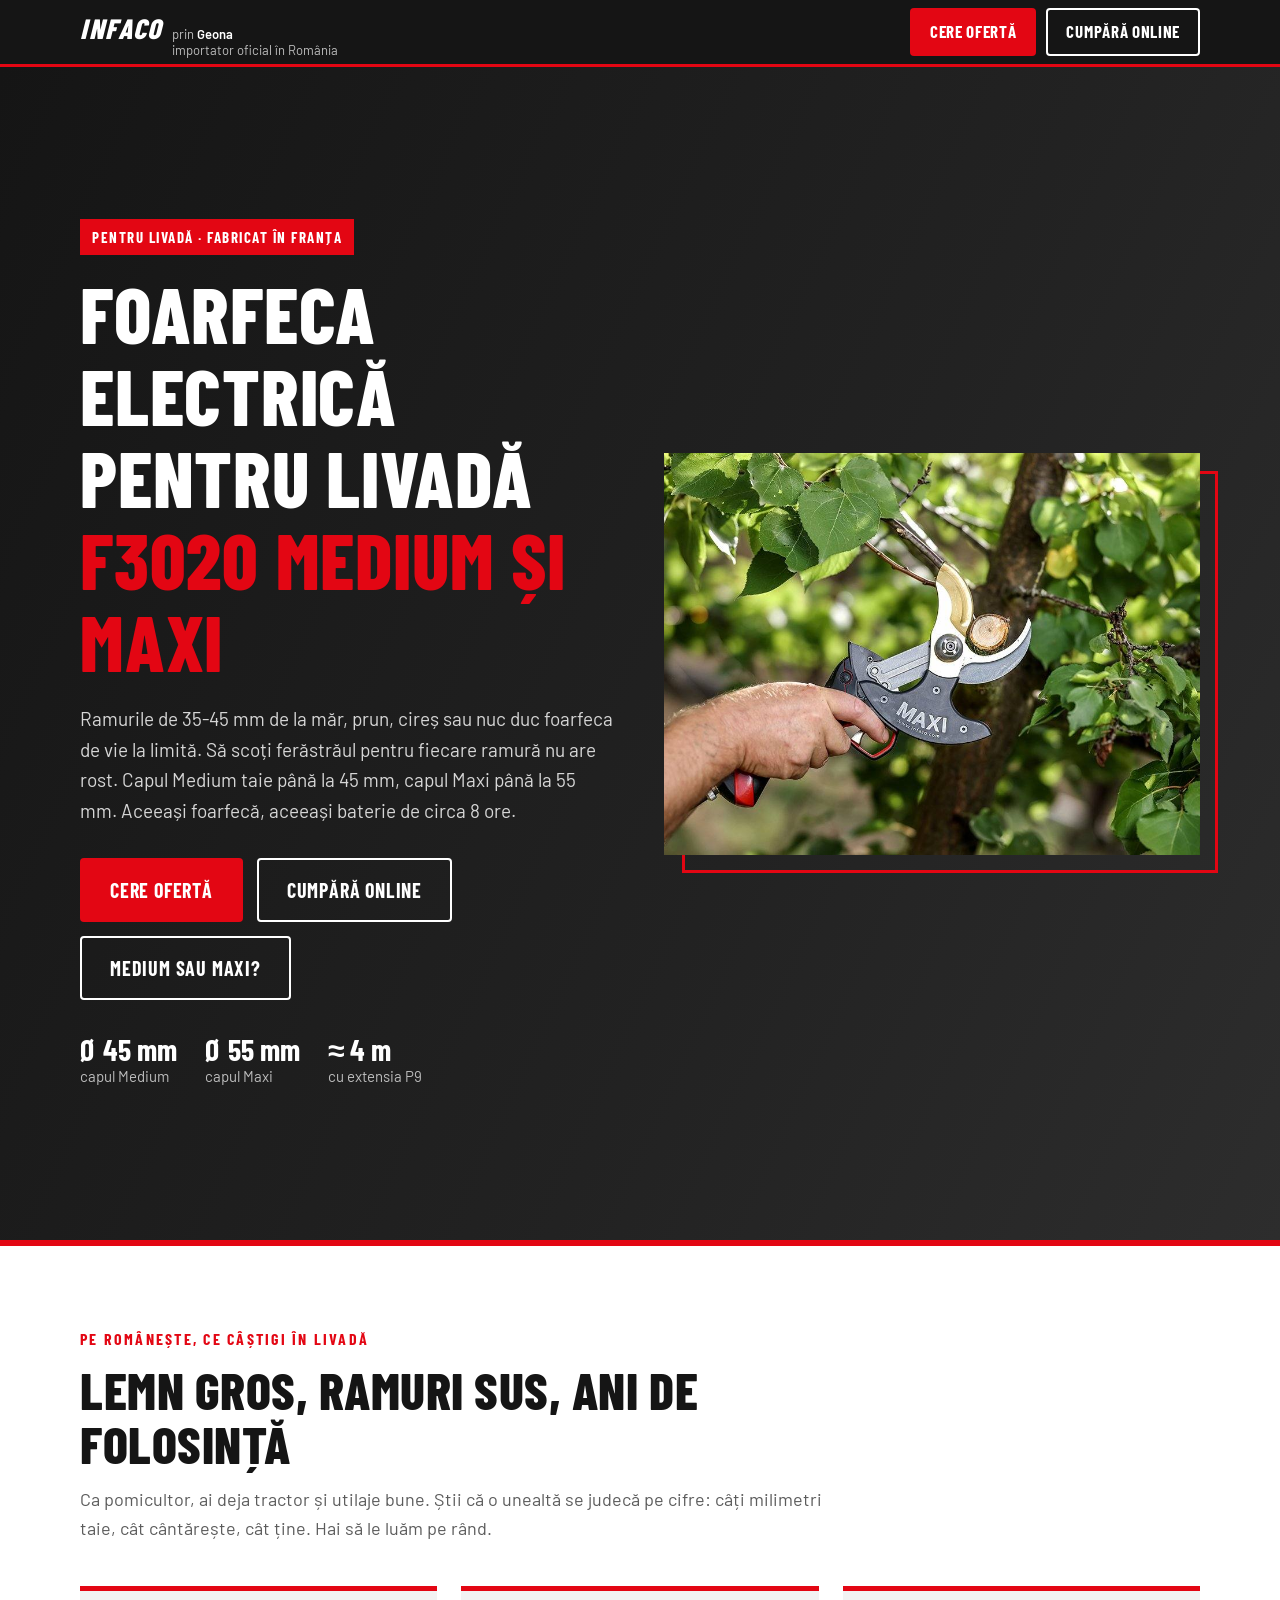
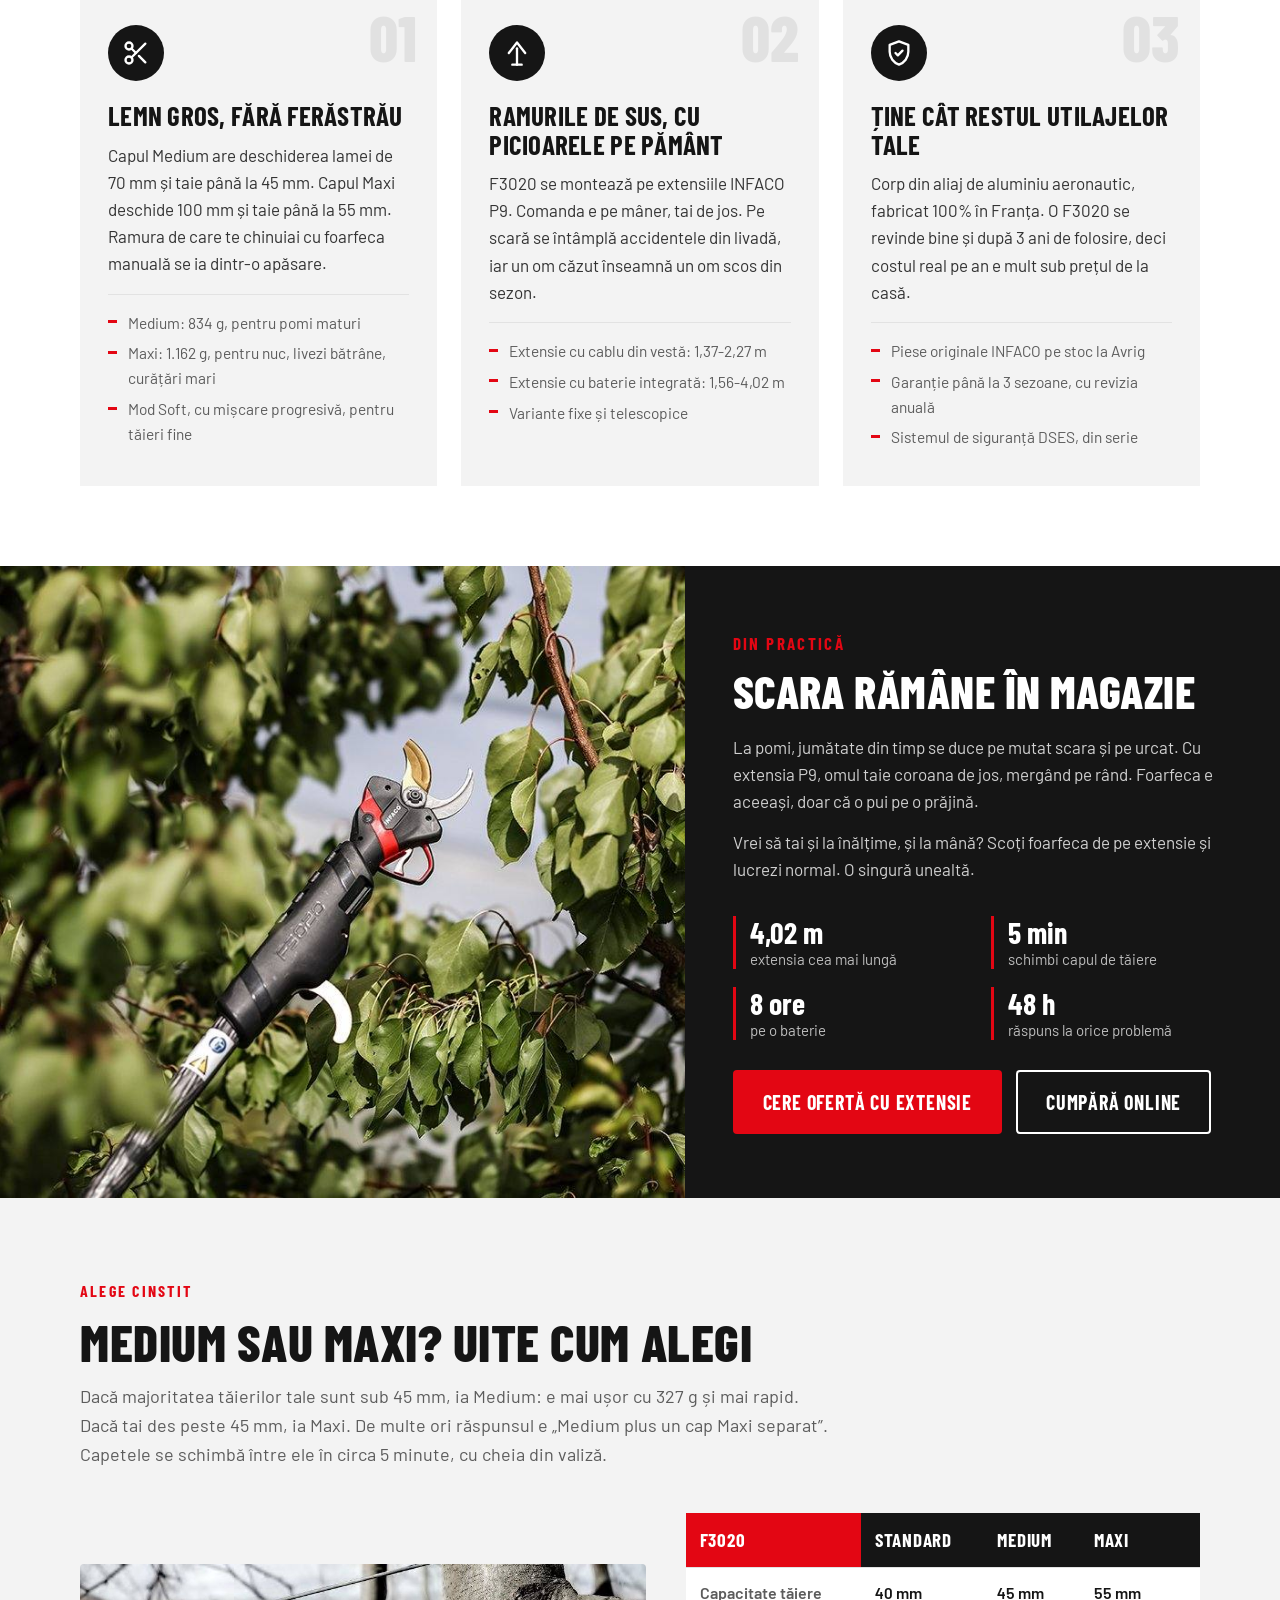
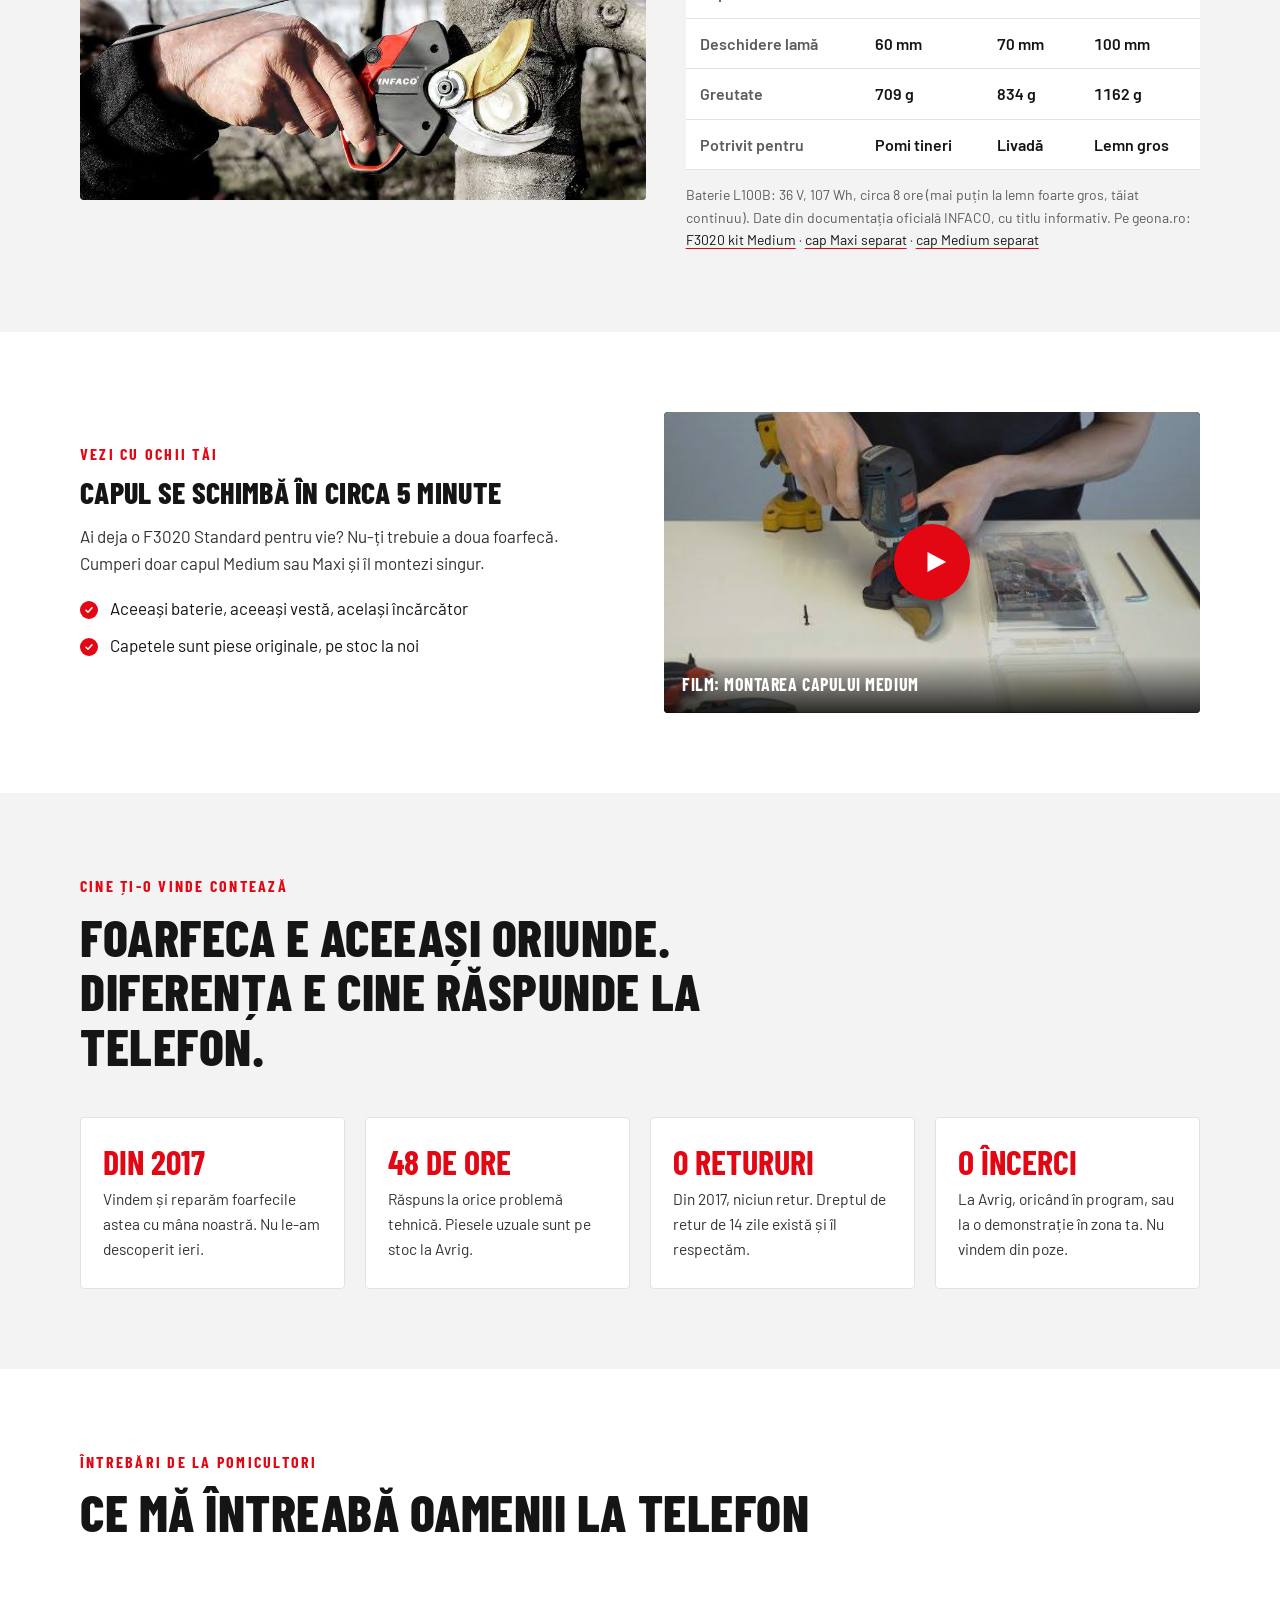
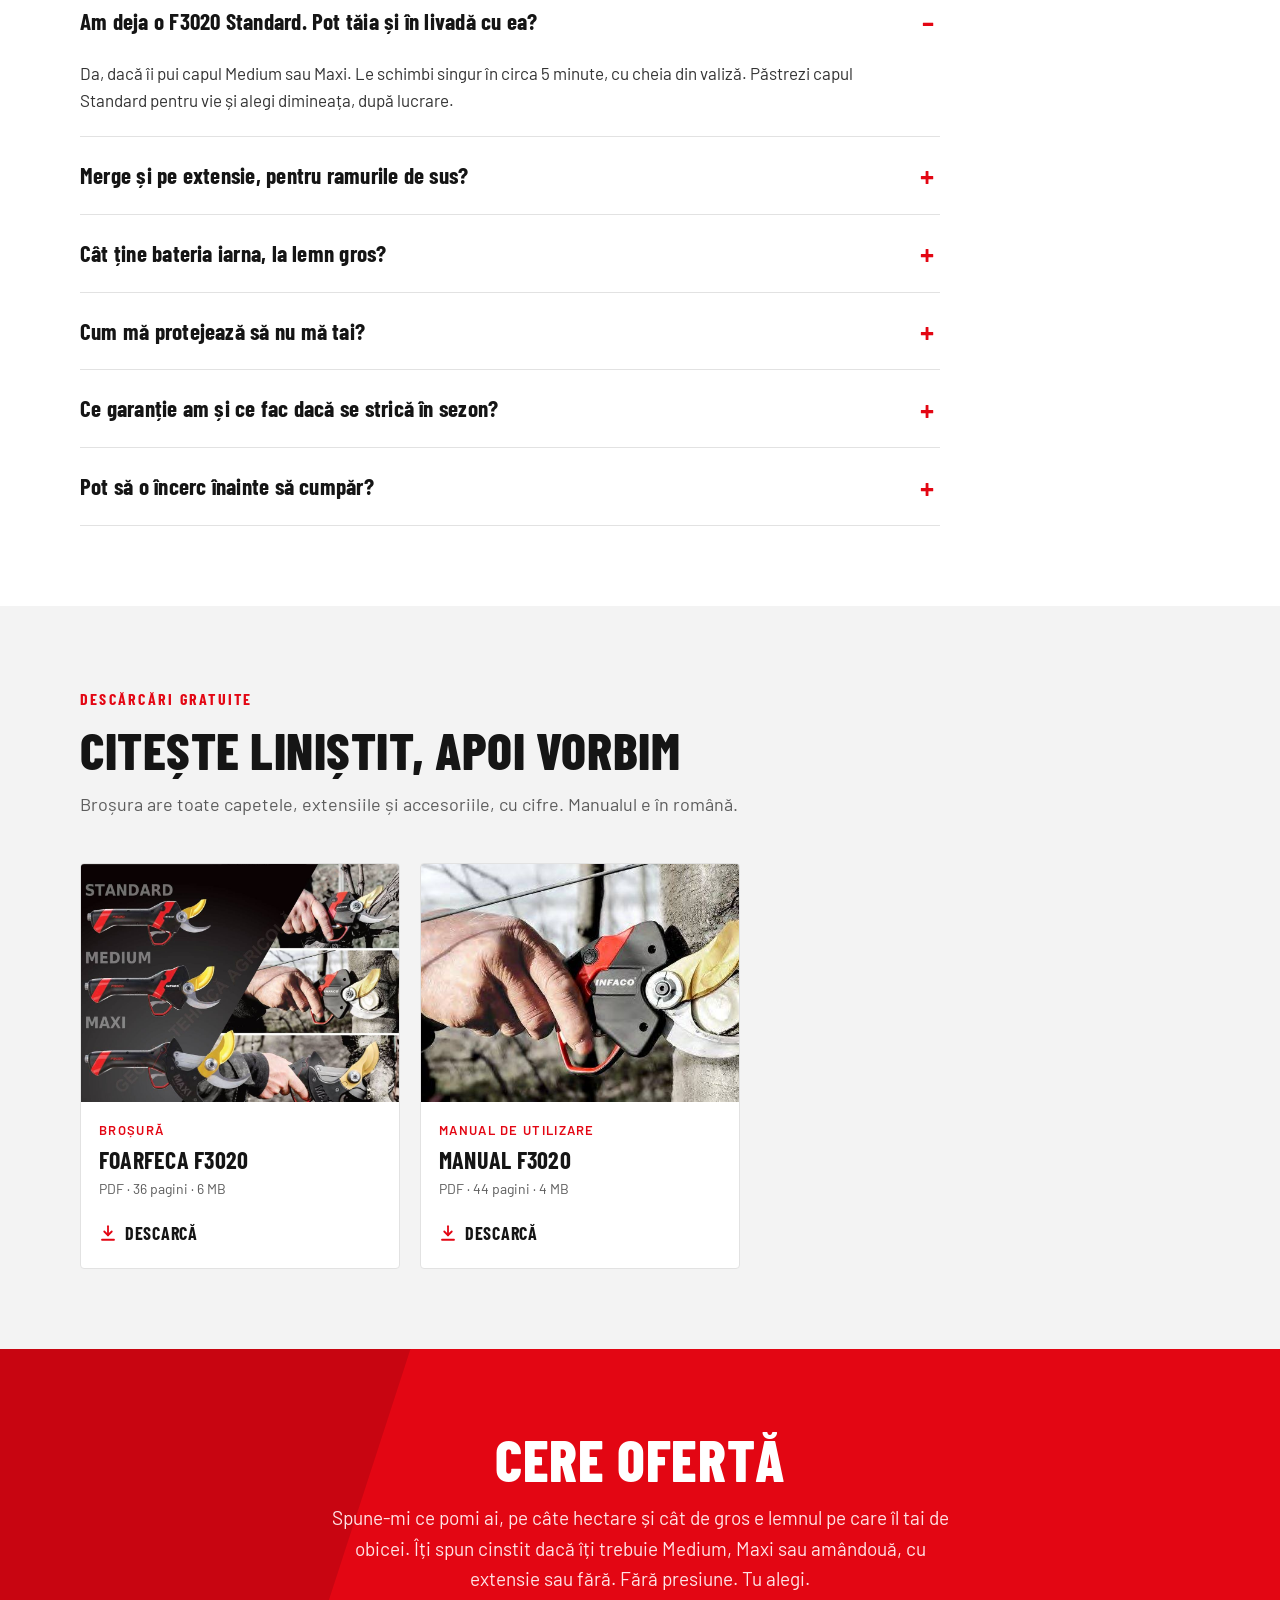
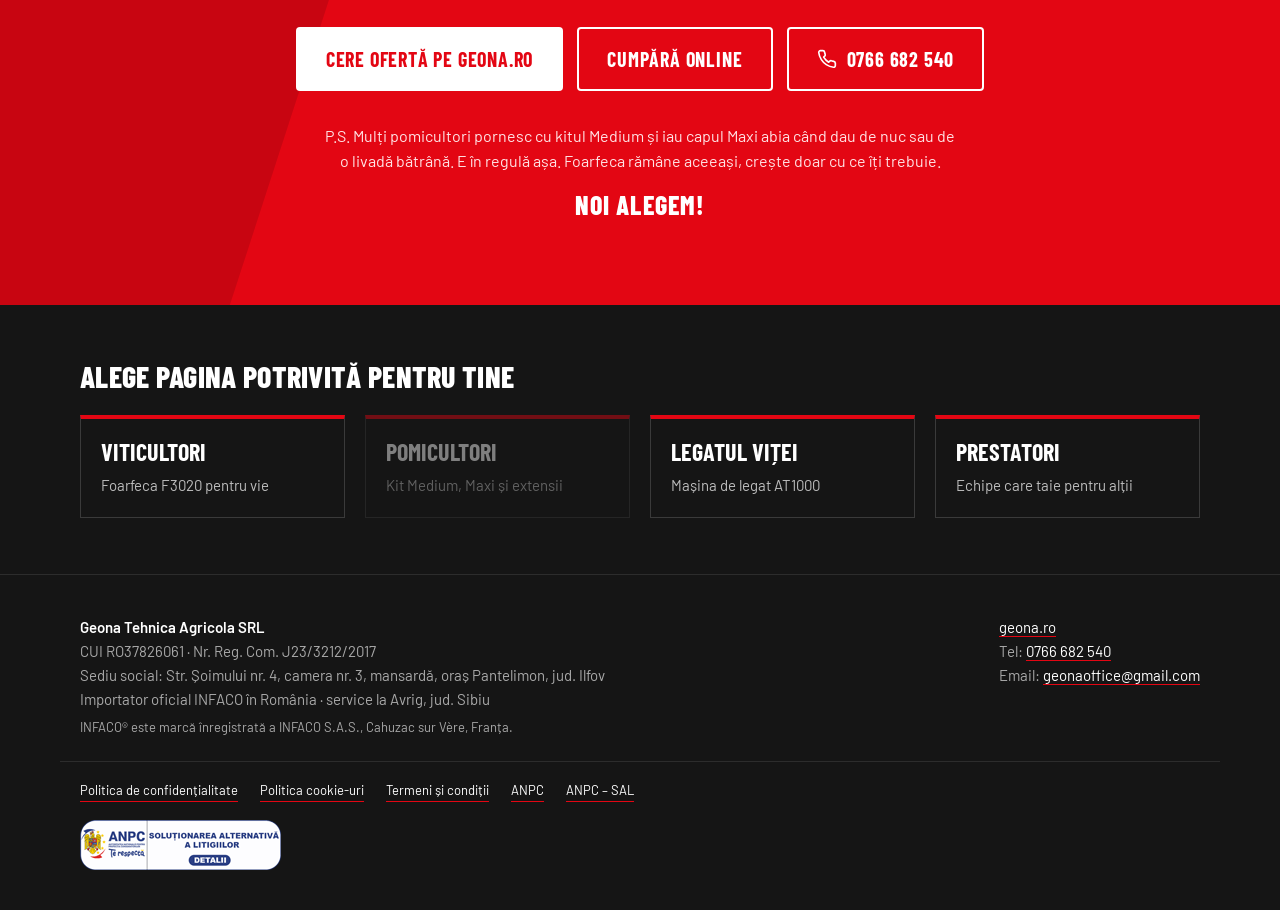
<file: pomicultori/index.html>
<!DOCTYPE html>
<html lang="ro">
<head>
  <meta charset="UTF-8">
  <meta name="viewport" content="width=device-width, initial-scale=1">
  <title>Foarfecă electrică pentru livadă și pomi: INFACO F3020 Medium și Maxi | Geona</title>
  <meta name="description" content="Foarfeca electrică INFACO F3020 pentru livadă: capul Medium taie până la 45 mm, Maxi până la 55 mm. Extensii până la circa 4 m. Service la Avrig.">
  <link rel="canonical" href="https://infaco.geona.ro/pomicultori/">

  <meta property="og:type" content="website">
  <meta property="og:locale" content="ro_RO">
  <meta property="og:site_name" content="INFACO prin Geona">
  <meta property="og:title" content="Foarfeca electrică pentru livadă: INFACO F3020 Medium și Maxi">
  <meta property="og:description" content="Ramuri de 45-55 mm, fără ferăstrău. Ramurile de sus, fără scară. De la importatorul oficial INFACO în România.">
  <meta property="og:url" content="https://infaco.geona.ro/pomicultori/">
  <meta property="og:image" content="https://infaco.geona.ro/img/og-pomicultori.jpg">
  <meta property="og:image:width" content="1200">
  <meta property="og:image:height" content="630">
  <meta name="twitter:card" content="summary_large_image">

  <link rel="icon" href="../favicon.ico" sizes="48x48">
  <link rel="icon" href="../img/icon-192.png" type="image/png" sizes="192x192">
  <link rel="apple-touch-icon" href="../img/apple-touch-icon.png">
  <link rel="stylesheet" href="../css/fonturi.css">
  <link rel="stylesheet" href="../css/stil.css">
  <script type="application/ld+json">
  {
    "@context": "https://schema.org",
    "@graph": [
      {
        "@type": "Organization",
        "@id": "https://infaco.geona.ro/#geona",
        "name": "Geona Tehnică Agricolă",
        "url": "https://geona.ro/",
        "telephone": "+40766682540",
        "address": {
          "@type": "PostalAddress",
          "addressLocality": "Avrig",
          "addressRegion": "Sibiu",
          "addressCountry": "RO"
        },
        "description": "Importator oficial INFACO în România",
        "legalName": "Geona Tehnica Agricola SRL",
        "vatID": "RO37826061",
        "email": "geonaoffice@gmail.com",
        "logo": "https://infaco.geona.ro/img/icon-192.png"
      },
      {
        "@type": "WebPage",
        "@id": "https://infaco.geona.ro/pomicultori/",
        "url": "https://infaco.geona.ro/pomicultori/",
        "name": "Foarfecă electrică pentru livadă și pomi: INFACO F3020 Medium și Maxi | Geona",
        "description": "Foarfeca electrică INFACO F3020 pentru livadă: capul Medium taie până la 45 mm, Maxi până la 55 mm. Extensii până la circa 4 m. Service la Avrig.",
        "inLanguage": "ro-RO",
        "primaryImageOfPage": {
          "@type": "ImageObject",
          "url": "https://infaco.geona.ro/img/pomi-maxi-taiere.jpg",
          "caption": "Foarfeca INFACO F3020 cu cap Maxi tăind o ramură groasă de pom"
        },
        "image": [
          "https://infaco.geona.ro/img/pomi-maxi-taiere.jpg",
          "https://infaco.geona.ro/img/pomi-extensie.jpg",
          "https://infaco.geona.ro/img/pomi-medium-lucru.jpg",
          "https://infaco.geona.ro/img/video-kit-medium.jpg"
        ],
        "publisher": {
          "@id": "https://infaco.geona.ro/#geona"
        }
      },
      {
        "@type": "BreadcrumbList",
        "itemListElement": [
          {
            "@type": "ListItem",
            "position": 1,
            "name": "INFACO prin Geona",
            "item": "https://infaco.geona.ro/"
          },
          {
            "@type": "ListItem",
            "position": 2,
            "name": "Pomicultori",
            "item": "https://infaco.geona.ro/pomicultori/"
          }
        ]
      }
    ]
  }
  </script>
</head>
<body>

  <header class="antet">
    <div class="container">
      <a class="logo" href="https://geona.ro/?utm_source=landing-infaco&amp;utm_medium=referral&amp;utm_campaign=pomicultori" aria-label="Geona, importator oficial INFACO">
        <span class="logo-infaco">INFACO</span>
        <span class="logo-dealer">prin <strong>Geona</strong><br>importator oficial în România</span>
      </a>
      <div class="antet-butoane">
        <a class="btn btn-rosu" href="#oferta">Cere ofertă</a>
        <a class="btn btn-contur" href="https://geona.ro/magazin/?utm_source=landing-infaco&amp;utm_medium=referral&amp;utm_campaign=pomicultori&amp;utm_content=cumpara-antet" target="_blank" rel="noopener"><span>Cumpără<span class="fara-mobil"> online</span></span></a>
      </div>
    </div>
  </header>

  <main>
    <!-- HERO -->
    <section class="hero">
      <div class="container">
        <div>
          <span class="eticheta">Pentru livadă · Fabricat în Franța</span>
          <h1>Foarfeca electrică pentru livadă <span>F3020 Medium și Maxi</span></h1>
          <p class="lead">Ramurile de 35-45 mm de la măr, prun, cireș sau nuc duc foarfeca de vie la limită. Să scoți ferăstrăul pentru fiecare ramură nu are rost. Capul Medium taie până la 45 mm, capul Maxi până la 55 mm. Aceeași foarfecă, aceeași baterie de circa 8 ore.</p>
          <div class="butoane">
            <a class="btn btn-rosu" href="#oferta">Cere ofertă</a>
            <a class="btn btn-contur" href="https://geona.ro/magazin/?utm_source=landing-infaco&amp;utm_medium=referral&amp;utm_campaign=pomicultori&amp;utm_content=cumpara" target="_blank" rel="noopener">Cumpără online</a>
            <a class="btn btn-contur" href="#alege">Medium sau Maxi?</a>
          </div>
          <div class="hero-fapte">
            <div><b>Ø 45 mm</b>capul Medium</div>
            <div><b>Ø 55 mm</b>capul Maxi</div>
            <div><b>≈ 4 m</b>cu extensia P9</div>
          </div>
        </div>
        <div class="hero-poza">
          <img src="../img/pomi-maxi-taiere.jpg" width="1042" height="695" alt="Foarfeca INFACO F3020 cu cap Maxi tăind o ramură groasă de pom" fetchpriority="high" style="object-position: center;">
        </div>
      </div>
    </section>

    <!-- 3 MOTIVE -->
    <section class="avantaje">
      <div class="container">
        <div class="titlu-sectiune">
          <span class="supratitlu">Pe românește, ce câștigi în livadă</span>
          <h2>Lemn gros, ramuri sus, ani de folosință</h2>
          <p>Ca pomicultor, ai deja tractor și utilaje bune. Știi că o unealtă se judecă pe cifre: câți milimetri taie, cât cântărește, cât ține. Hai să le luăm pe rând.</p>
        </div>

        <div class="grila-avantaje">
          <article class="avantaj">
            <span class="nr">01</span>
            <div class="icon" aria-hidden="true">
              <svg viewBox="0 0 24 24" fill="none" stroke="currentColor" stroke-width="2" stroke-linecap="round" stroke-linejoin="round"><circle cx="6" cy="6" r="3"/><circle cx="6" cy="18" r="3"/><path d="M20 4L8.1 15.9"/><path d="M14.5 14.5L20 20"/><path d="M8.1 8.1L12 12"/></svg>
            </div>
            <h3>Lemn gros, fără ferăstrău</h3>
            <p>Capul Medium are deschiderea lamei de 70 mm și taie până la 45 mm. Capul Maxi deschide 100 mm și taie până la 55 mm. Ramura de care te chinuiai cu foarfeca manuală se ia dintr-o apăsare.</p>
            <ul>
              <li>Medium: 834 g, pentru pomi maturi</li>
              <li>Maxi: 1.162 g, pentru nuc, livezi bătrâne, curățări mari</li>
              <li>Mod Soft, cu mișcare progresivă, pentru tăieri fine</li>
            </ul>
          </article>

          <article class="avantaj">
            <span class="nr">02</span>
            <div class="icon" aria-hidden="true">
              <svg viewBox="0 0 24 24" fill="none" stroke="currentColor" stroke-width="2" stroke-linecap="round" stroke-linejoin="round"><path d="M12 22V8"/><path d="M5 12l7-9 7 9"/><path d="M8 22h8"/></svg>
            </div>
            <h3>Ramurile de sus, cu picioarele pe pământ</h3>
            <p>F3020 se montează pe extensiile INFACO P9. Comanda e pe mâner, tai de jos. Pe scară se întâmplă accidentele din livadă, iar un om căzut înseamnă un om scos din sezon.</p>
            <ul>
              <li>Extensie cu cablu din vestă: 1,37-2,27 m</li>
              <li>Extensie cu baterie integrată: 1,56-4,02 m</li>
              <li>Variante fixe și telescopice</li>
            </ul>
          </article>

          <article class="avantaj">
            <span class="nr">03</span>
            <div class="icon" aria-hidden="true">
              <svg viewBox="0 0 24 24" fill="none" stroke="currentColor" stroke-width="2" stroke-linecap="round" stroke-linejoin="round"><path d="M12 2l8 3v6c0 5-3.4 9.3-8 11-4.6-1.7-8-6-8-11V5l8-3z"/><path d="M9 12l2 2 4-4"/></svg>
            </div>
            <h3>Ține cât restul utilajelor tale</h3>
            <p>Corp din aliaj de aluminiu aeronautic, fabricat 100% în Franța. O F3020 se revinde bine și după 3 ani de folosire, deci costul real pe an e mult sub prețul de la casă.</p>
            <ul>
              <li>Piese originale INFACO pe stoc la Avrig</li>
              <li>Garanție până la 3 sezoane, cu revizia anuală</li>
              <li>Sistemul de siguranță DSES, din serie</li>
            </ul>
          </article>
        </div>
      </div>
    </section>

    <!-- FOTO: EXTENSIA -->
    <section class="banda-foto" aria-label="Extensia P9 în livadă">
      <div class="grid">
        <div class="foto">
          <img src="../img/pomi-extensie.jpg" width="1042" height="694" alt="Foarfeca INFACO F3020 montată pe extensie, tăind în coroana unui pom" loading="lazy">
        </div>
        <div class="text">
          <span class="supratitlu">Din practică</span>
          <h2>Scara rămâne în magazie</h2>
          <p>La pomi, jumătate din timp se duce pe mutat scara și pe urcat. Cu extensia P9, omul taie coroana de jos, mergând pe rând. Foarfeca e aceeași, doar că o pui pe o prăjină.</p>
          <p>Vrei să tai și la înălțime, și la mână? Scoți foarfeca de pe extensie și lucrezi normal. O singură unealtă.</p>
          <div class="cifre">
            <div><b>4,02 m</b>extensia cea mai lungă</div>
            <div><b>5 min</b>schimbi capul de tăiere</div>
            <div><b>8 ore</b>pe o baterie</div>
            <div><b>48 h</b>răspuns la orice problemă</div>
          </div>
          <div class="butoane"><a class="btn btn-rosu" href="#oferta">Cere ofertă cu extensie</a> <a class="btn btn-contur" href="https://geona.ro/magazin/?utm_source=landing-infaco&amp;utm_medium=referral&amp;utm_campaign=pomicultori&amp;utm_content=cumpara-extensie" target="_blank" rel="noopener">Cumpără online</a></div>
        </div>
      </div>
    </section>

    <!-- MEDIUM SAU MAXI -->
    <section class="kituri" id="alege">
      <div class="container">
        <div class="titlu-sectiune">
          <span class="supratitlu">Alege cinstit</span>
          <h2>Medium sau Maxi? Uite cum alegi</h2>
          <p>Dacă majoritatea tăierilor tale sunt sub 45 mm, ia Medium: e mai ușor cu 327 g și mai rapid. Dacă tai des peste 45 mm, ia Maxi. De multe ori răspunsul e „Medium plus un cap Maxi separat”. Capetele se schimbă între ele în circa 5 minute, cu cheia din valiză.</p>
        </div>
        <div class="kituri-grid">
          <img src="../img/pomi-medium-lucru.jpg" width="942" height="394" alt="Foarfeca F3020 cu cap Medium tăind o ramură de pom" loading="lazy">
          <div>
            <div class="tabel-wrap">
              <table>
                <thead>
                  <tr><th scope="col">F3020</th><th scope="col">Standard</th><th scope="col">Medium</th><th scope="col">Maxi</th></tr>
                </thead>
                <tbody>
                  <tr><th scope="row">Capacitate tăiere</th><td>40 mm</td><td>45 mm</td><td>55 mm</td></tr>
                  <tr><th scope="row">Deschidere lamă</th><td>60 mm</td><td>70 mm</td><td>100 mm</td></tr>
                  <tr><th scope="row">Greutate</th><td>709 g</td><td>834 g</td><td>1162 g</td></tr>
                  <tr><th scope="row">Potrivit pentru</th><td>Pomi tineri</td><td>Livadă</td><td>Lemn gros</td></tr>
                </tbody>
              </table>
            </div>
            <p class="nota">Baterie L100B: 36 V, 107 Wh, circa 8 ore (mai puțin la lemn foarte gros, tăiat continuu). Date din documentația oficială INFACO, cu titlu informativ.
              Pe geona.ro: <a href="https://geona.ro/produs/foarfeca-electrica-infaco-electrocoup-f3020-echipata-mediu-45-mm-f3020m/?utm_source=landing-infaco&amp;utm_medium=referral&amp;utm_campaign=pomicultori" target="_blank" rel="noopener">F3020 kit Medium</a> ·
              <a href="https://geona.ro/produs/kit-cap-de-taiere-maxi-pentru-f3020-infaco-kma3020/?utm_source=landing-infaco&amp;utm_medium=referral&amp;utm_campaign=pomicultori" target="_blank" rel="noopener">cap Maxi separat</a> ·
              <a href="https://geona.ro/produs/kit-mediu-infaco-f3020-cap-de-taiere-45-mm-kme3020/?utm_source=landing-infaco&amp;utm_medium=referral&amp;utm_campaign=pomicultori" target="_blank" rel="noopener">cap Medium separat</a></p>
          </div>
        </div>
      </div>
    </section>

    <!-- FILM -->
    <section>
      <div class="container doua-col">
        <div>
          <span class="supratitlu-rosu">Vezi cu ochii tăi</span>
          <h3>Capul se schimbă în circa 5 minute</h3>
          <p>Ai deja o F3020 Standard pentru vie? Nu-ți trebuie a doua foarfecă. Cumperi doar capul Medium sau Maxi și îl montezi singur.</p>
          <ul class="lista-bife">
            <li>Aceeași baterie, aceeași vestă, același încărcător</li>
            <li>Capetele sunt piese originale, pe stoc la noi</li>
          </ul>
        </div>
        <a class="video" href="https://www.youtube.com/watch?v=KSzHXHDRxDE" target="_blank" rel="noopener">
          <img src="../img/video-kit-medium.jpg" width="480" height="360" alt="Film INFACO: schimbarea capului Medium pe foarfeca F3020" loading="lazy">
          <span class="play" aria-hidden="true"><svg viewBox="0 0 24 24" fill="white"><path d="M6 4l15 8-15 8z"/></svg></span>
          <span class="eticheta-film">Film: montarea capului Medium</span>
        </a>
      </div>
    </section>

    <!-- DE CE GEONA -->
    <section class="fundal-gri">
      <div class="container">
        <div class="titlu-sectiune">
          <span class="supratitlu">Cine ți-o vinde contează</span>
          <h2>Foarfeca e aceeași oriunde. Diferența e cine răspunde la telefon.</h2>
        </div>
        <div class="grila-4">
          <div class="garantie"><b>Din 2017</b><p>Vindem și reparăm foarfecile astea cu mâna noastră. Nu le-am descoperit ieri.</p></div>
          <div class="garantie"><b>48 de ore</b><p>Răspuns la orice problemă tehnică. Piesele uzuale sunt pe stoc la Avrig.</p></div>
          <div class="garantie"><b>0 retururi</b><p>Din 2017, niciun retur. Dreptul de retur de 14 zile există și îl respectăm.</p></div>
          <div class="garantie"><b>O încerci</b><p>La Avrig, oricând în program, sau la o demonstrație în zona ta. Nu vindem din poze.</p></div>
        </div>
      </div>
    </section>

    <!-- ÎNTREBĂRI -->
    <section>
      <div class="container">
        <div class="titlu-sectiune">
          <span class="supratitlu">Întrebări de la pomicultori</span>
          <h2>Ce mă întreabă oamenii la telefon</h2>
        </div>
        <div class="faq">
          <details open>
            <summary>Am deja o F3020 Standard. Pot tăia și în livadă cu ea?</summary>
            <p>Da, dacă îi pui capul Medium sau Maxi. Le schimbi singur în circa 5 minute, cu cheia din valiză. Păstrezi capul Standard pentru vie și alegi dimineața, după lucrare.</p>
          </details>
          <details>
            <summary>Merge și pe extensie, pentru ramurile de sus?</summary>
            <p>Da. F3020 se montează pe extensiile INFACO P9: cu cablu din vestă (1,37-2,27 m) sau cu baterie integrată în extensie (1,56-4,02 m). Există variante fixe și telescopice. Spune-ne cât de înalți sunt pomii și îți zicem ce lungime ți se potrivește.</p>
          </details>
          <details>
            <summary>Cât ține bateria iarna, la lemn gros?</summary>
            <p>Circa 8 ore pe o încărcare, mai puțin dacă tai lemn foarte gros fără pauză. Bateria stă în vestă, lângă corp, deci nu îngheață. Se încarcă la 90% în 1,5 ore. Pentru zilele lungi, a doua baterie L100B rezolvă discuția.</p>
          </details>
          <details>
            <summary>Cum mă protejează să nu mă tai?</summary>
            <p>F3020 are din serie sistemul DSES wireless: porți o mănușă conductoare pe mâna liberă și, dacă atingi lama, foarfeca se oprește. Trăgaciul conductiv face același lucru pentru mâna care ține unealta.</p>
          </details>
          <details>
            <summary>Ce garanție am și ce fac dacă se strică în sezon?</summary>
            <p>1 an standard, până la 3 sezoane dacă faci revizia anuală la noi. Garanția e valabilă la orice reprezentanță INFACO din lume, iar în România o rezolvi la noi, la Avrig. Dacă apare o problemă, ne suni și primești răspuns în maximum 48 de ore. Ce nu e pe stoc vine de la INFACO în 7-14 zile.</p>
          </details>
          <details>
            <summary>Pot să o încerc înainte să cumpăr?</summary>
            <p>Da. La punctul nostru de lucru din Avrig sau la o demonstrație în zona ta, când avem drum. Sună și stabilim.</p>
          </details>
        </div>
      </div>
    </section>

    <!-- BROȘURI -->
    <section class="descarcari fundal-gri" id="brosuri">
      <div class="container">
        <div class="titlu-sectiune">
          <span class="supratitlu">Descărcări gratuite</span>
          <h2>Citește liniștit, apoi vorbim</h2>
          <p>Broșura are toate capetele, extensiile și accesoriile, cu cifre. Manualul e în română.</p>
        </div>
        <div class="descarcari-grid doua">
          <a class="doc" href="../brosuri/Brosura-F3020-RO.pdf" download>
            <div class="coperta"><img src="../img/f3020-trei-capete.jpg" width="1200" height="789" alt="" loading="lazy"></div>
            <div class="info">
              <span class="tip">Broșură</span>
              <h3>Foarfeca F3020</h3>
              <span class="meta">PDF · 36 pagini · 6 MB</span>
              <span class="descarca"><svg viewBox="0 0 24 24" fill="none" stroke="currentColor" stroke-width="2.4" stroke-linecap="round" stroke-linejoin="round"><path d="M12 3v12"/><path d="M7 10l5 5 5-5"/><path d="M4 21h16"/></svg>Descarcă</span>
            </div>
          </a>
          <a class="doc" href="../brosuri/Manual-utilizare-F3020-RO.pdf" download>
            <div class="coperta"><img src="../img/pomi-medium-lucru.jpg" width="942" height="394" alt="" loading="lazy"></div>
            <div class="info">
              <span class="tip">Manual de utilizare</span>
              <h3>Manual F3020</h3>
              <span class="meta">PDF · 44 pagini · 4 MB</span>
              <span class="descarca"><svg viewBox="0 0 24 24" fill="none" stroke="currentColor" stroke-width="2.4" stroke-linecap="round" stroke-linejoin="round"><path d="M12 3v12"/><path d="M7 10l5 5 5-5"/><path d="M4 21h16"/></svg>Descarcă</span>
            </div>
          </a>
        </div>
      </div>
    </section>

    <!-- CERE OFERTĂ -->
    <section class="oferta" id="oferta">
      <div class="container">
        <h2>Cere ofertă</h2>
        <p>Spune-mi ce pomi ai, pe câte hectare și cât de gros e lemnul pe care îl tai de obicei. Îți spun cinstit dacă îți trebuie Medium, Maxi sau amândouă, cu extensie sau fără. Fără presiune. Tu alegi.</p>
        <div class="butoane">
          <a class="btn btn-alb" href="https://geona.ro/contact/?utm_source=landing-infaco&amp;utm_medium=referral&amp;utm_campaign=pomicultori" target="_blank" rel="noopener">Cere ofertă pe geona.ro</a>
          <a class="btn btn-contur" href="https://geona.ro/magazin/?utm_source=landing-infaco&amp;utm_medium=referral&amp;utm_campaign=pomicultori&amp;utm_content=cumpara" target="_blank" rel="noopener">Cumpără online</a>
          <a class="btn btn-contur" href="tel:+40766682540">
            <svg viewBox="0 0 24 24" fill="none" stroke="currentColor" stroke-width="2" stroke-linecap="round" stroke-linejoin="round" aria-hidden="true"><path d="M22 16.9v3a2 2 0 0 1-2.2 2 19.8 19.8 0 0 1-8.6-3.1 19.5 19.5 0 0 1-6-6A19.8 19.8 0 0 1 2.1 4.2 2 2 0 0 1 4.1 2h3a2 2 0 0 1 2 1.7c.1.9.4 1.8.7 2.7a2 2 0 0 1-.5 2.1L8 9.8a16 16 0 0 0 6 6l1.3-1.3a2 2 0 0 1 2.1-.4c.9.3 1.8.6 2.7.7a2 2 0 0 1 1.7 2z"/></svg>
            0766 682 540
          </a>
        </div>
        <p class="ps">P.S. Mulți pomicultori pornesc cu kitul Medium și iau capul Maxi abia când dau de nuc sau de o livadă bătrână. E în regulă așa. Foarfeca rămâne aceeași, crește doar cu ce îți trebuie.</p>
        <p class="semnatura">Noi alegem!</p>
      </div>
    </section>

    <nav class="pentru-cine" aria-label="Paginile INFACO prin Geona">
      <div class="container">
        <h2>Alege pagina potrivită pentru tine</h2>
        <div class="grila-4">
          <a href="../"><b>Viticultori</b><span>Foarfeca F3020 pentru vie</span></a>
          <a href="./" aria-current="page"><b>Pomicultori</b><span>Kit Medium, Maxi și extensii</span></a>
          <a href="../legat-vita/"><b>Legatul viței</b><span>Mașina de legat AT1000</span></a>
          <a href="../prestatori/"><b>Prestatori</b><span>Echipe care taie pentru alții</span></a>
        </div>
      </div>
    </nav>
  </main>

  <footer>
    <div class="container">
      <div>
        <strong>Geona Tehnica Agricola SRL</strong><br>
        CUI RO37826061 · Nr. Reg. Com. J23/3212/2017<br>
        Sediu social: Str. Șoimului nr. 4, camera nr. 3, mansardă, oraș Pantelimon, jud. Ilfov<br>
        Importator oficial INFACO în România · service la Avrig, jud. Sibiu
        <div class="mic">INFACO® este marcă înregistrată a INFACO S.A.S., Cahuzac sur Vère, Franța.</div>
      </div>
      <div>
        <a href="https://geona.ro/?utm_source=landing-infaco&amp;utm_medium=referral&amp;utm_campaign=pomicultori" target="_blank" rel="noopener">geona.ro</a><br>
        Tel: <a href="tel:+40766682540">0766 682 540</a><br>
        Email: <a href="mailto:geonaoffice@gmail.com">geonaoffice@gmail.com</a>
      </div>
    </div>
    <div class="container legal">
      <a href="https://geona.ro/politica-de-confidentialitate/" target="_blank" rel="noopener">Politica de confidențialitate</a>
      <a href="https://geona.ro/politica-cookie-uri-ue/" target="_blank" rel="noopener">Politica cookie-uri</a>
      <a href="https://geona.ro/termeni-si-conditii/" target="_blank" rel="noopener">Termeni și condiții</a>
      <a href="https://anpc.ro/" target="_blank" rel="noopener">ANPC</a>
      <a href="https://reclamatiisal.anpc.ro" target="_blank" rel="noopener">ANPC – SAL</a>
    </div>
    <div class="container sal">
      <a href="https://reclamatiisal.anpc.ro" target="_blank" rel="noopener"><img src="../img/SAL-PICTOGRAMA.png" width="201" height="50" alt="Soluționarea alternativă a litigiilor – ANPC" loading="lazy"></a>
    </div>
  </footer>

</body>
</html>
</file>
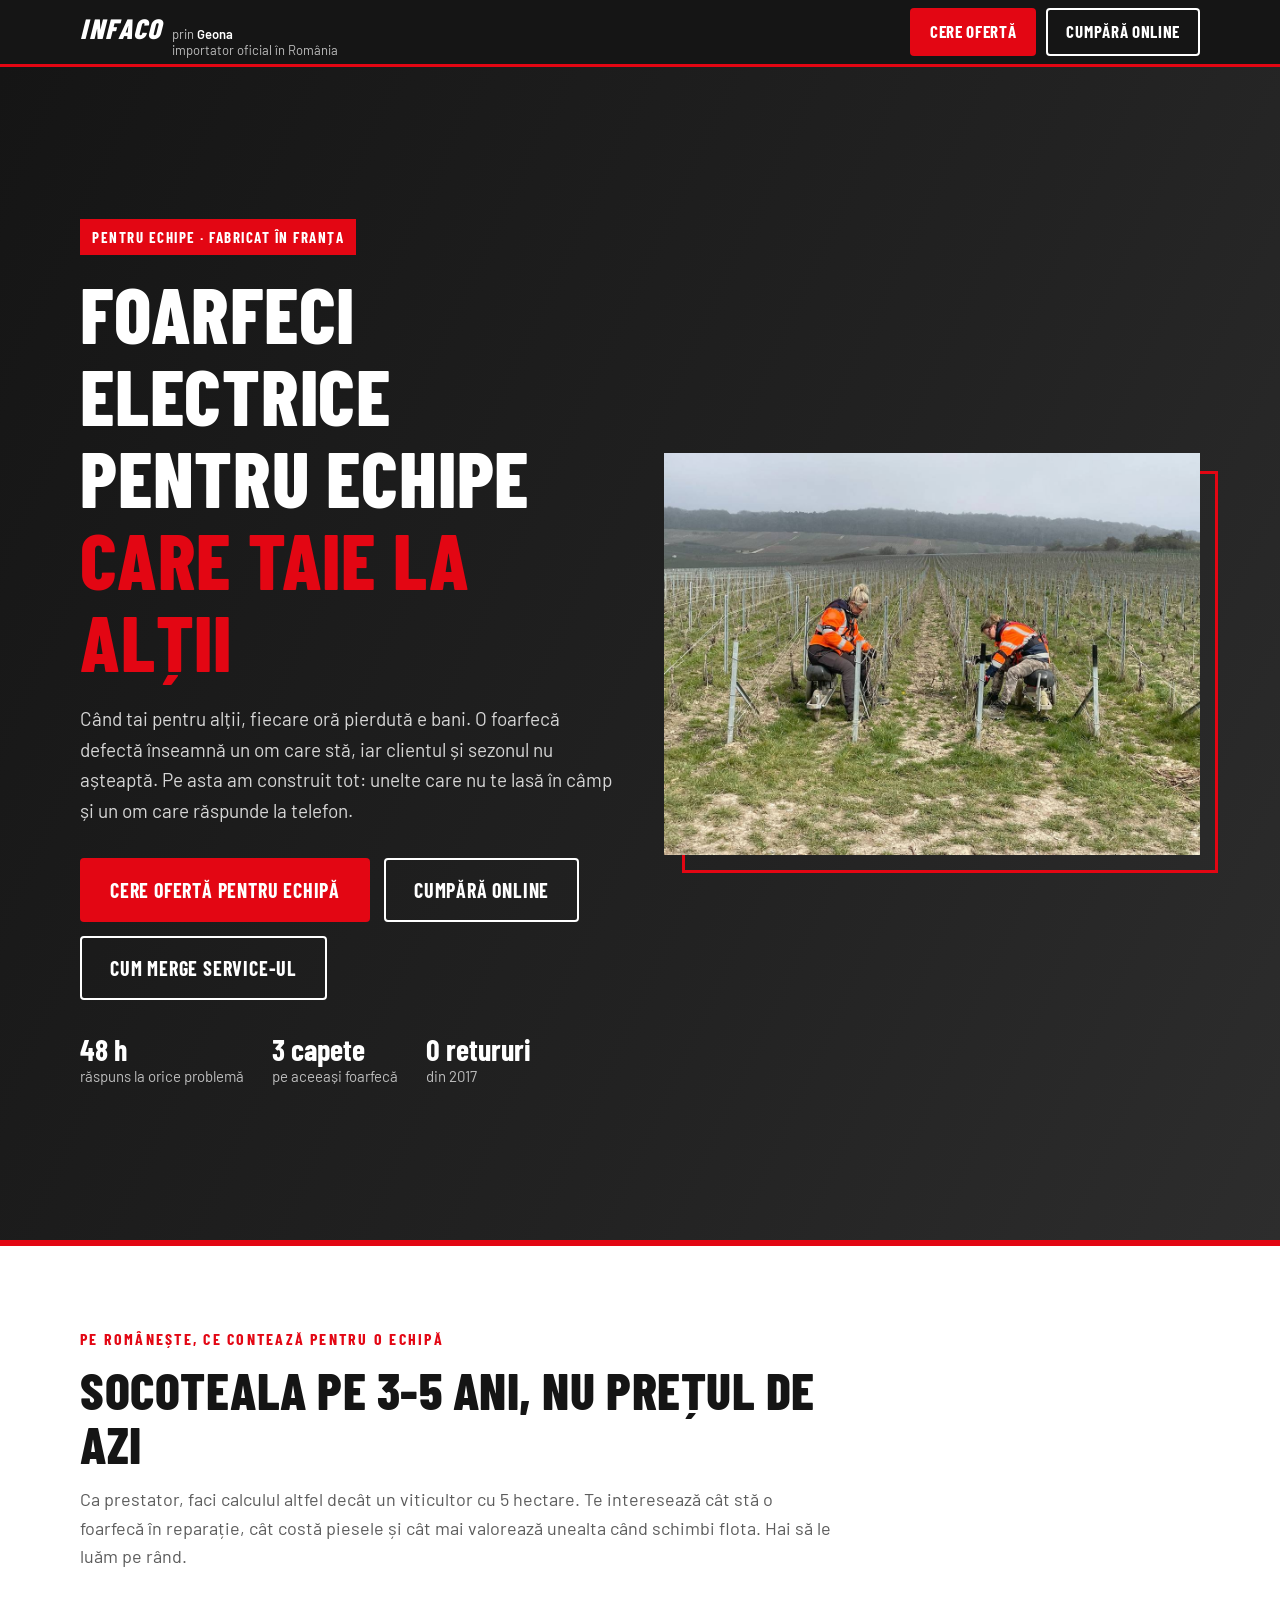
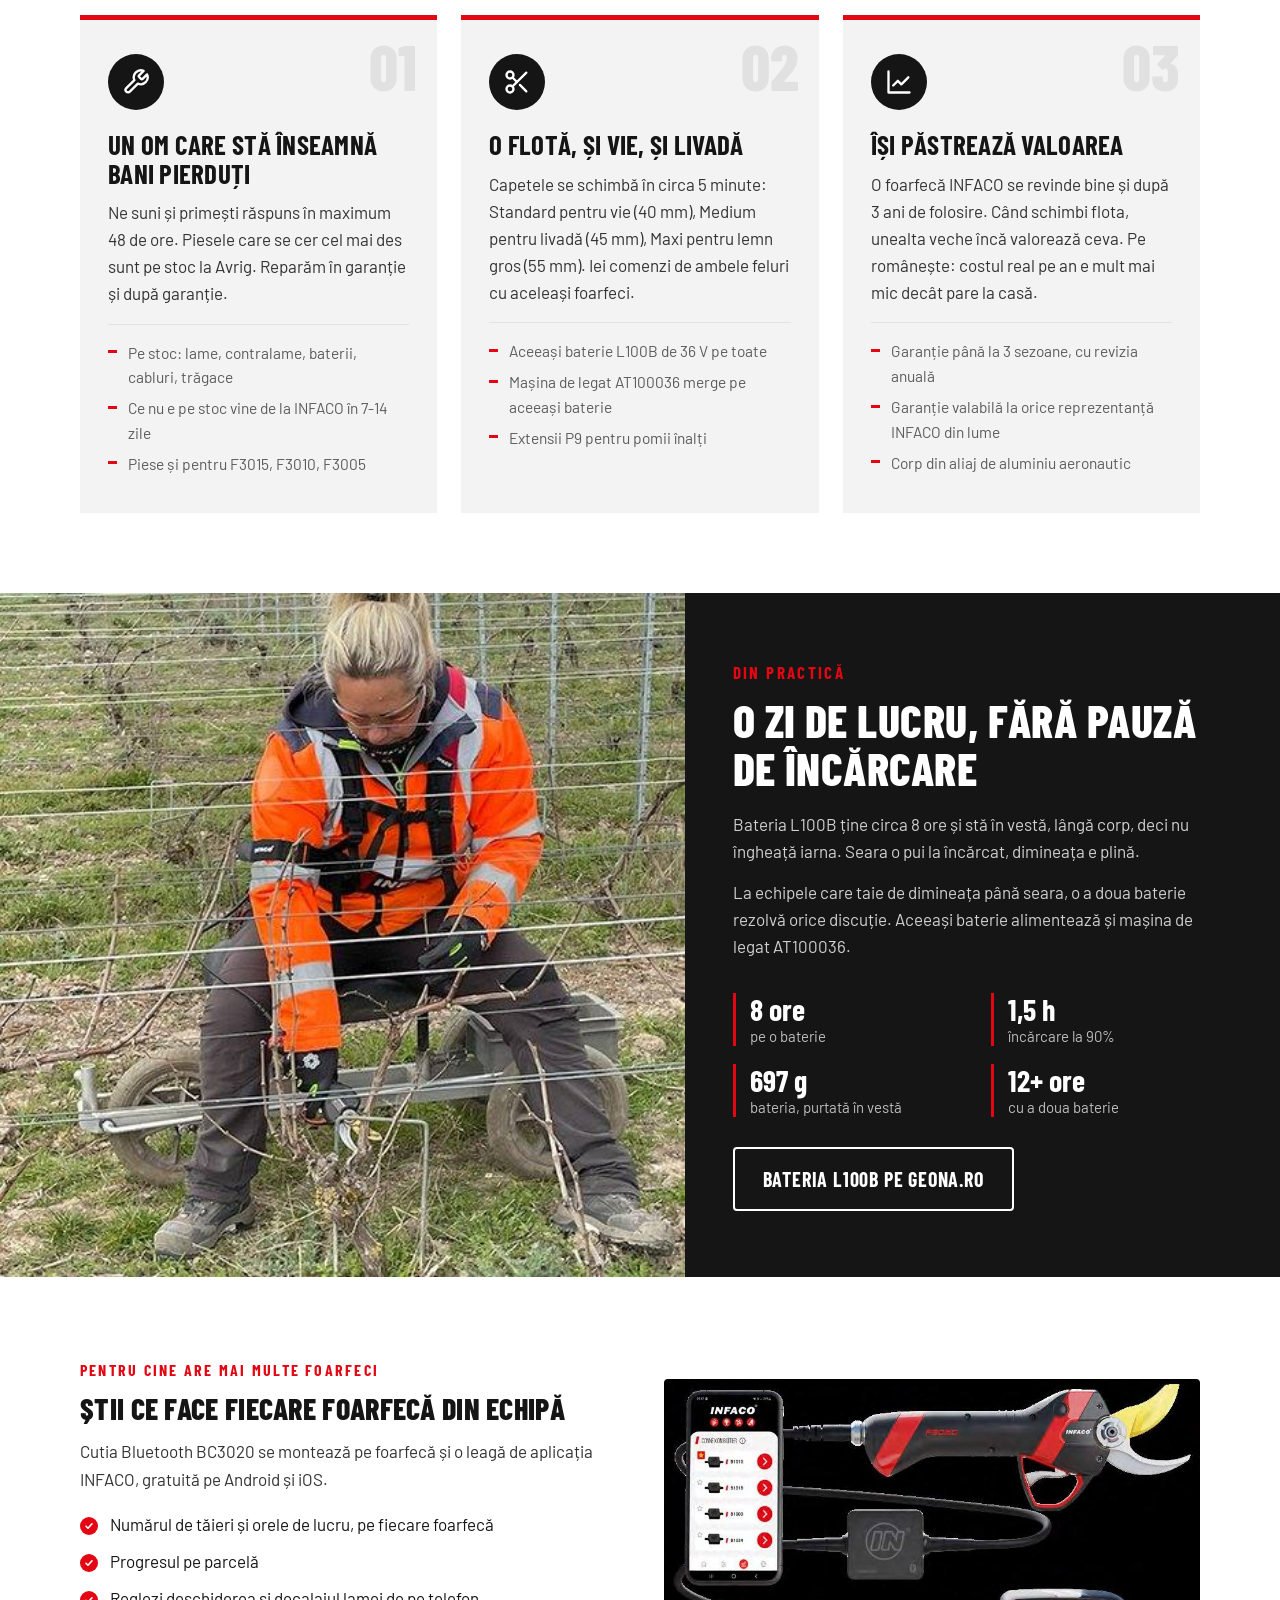
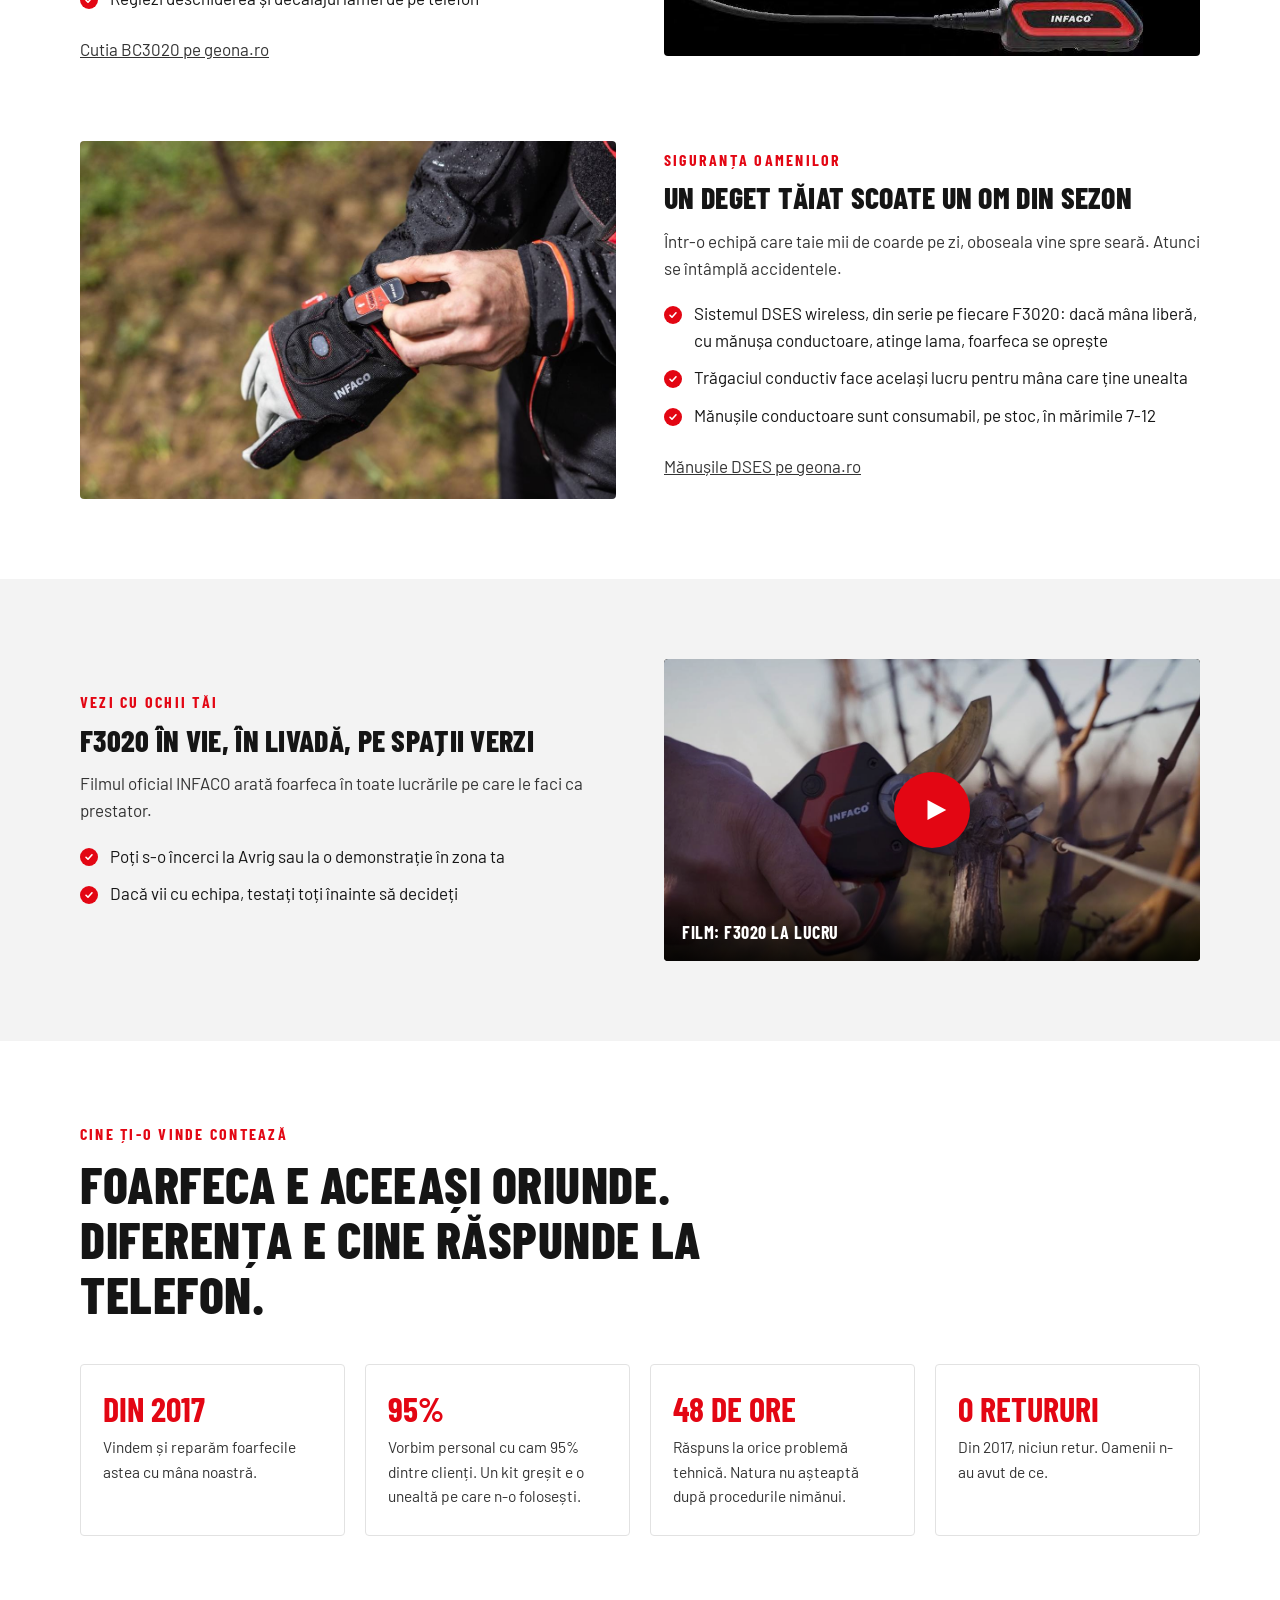
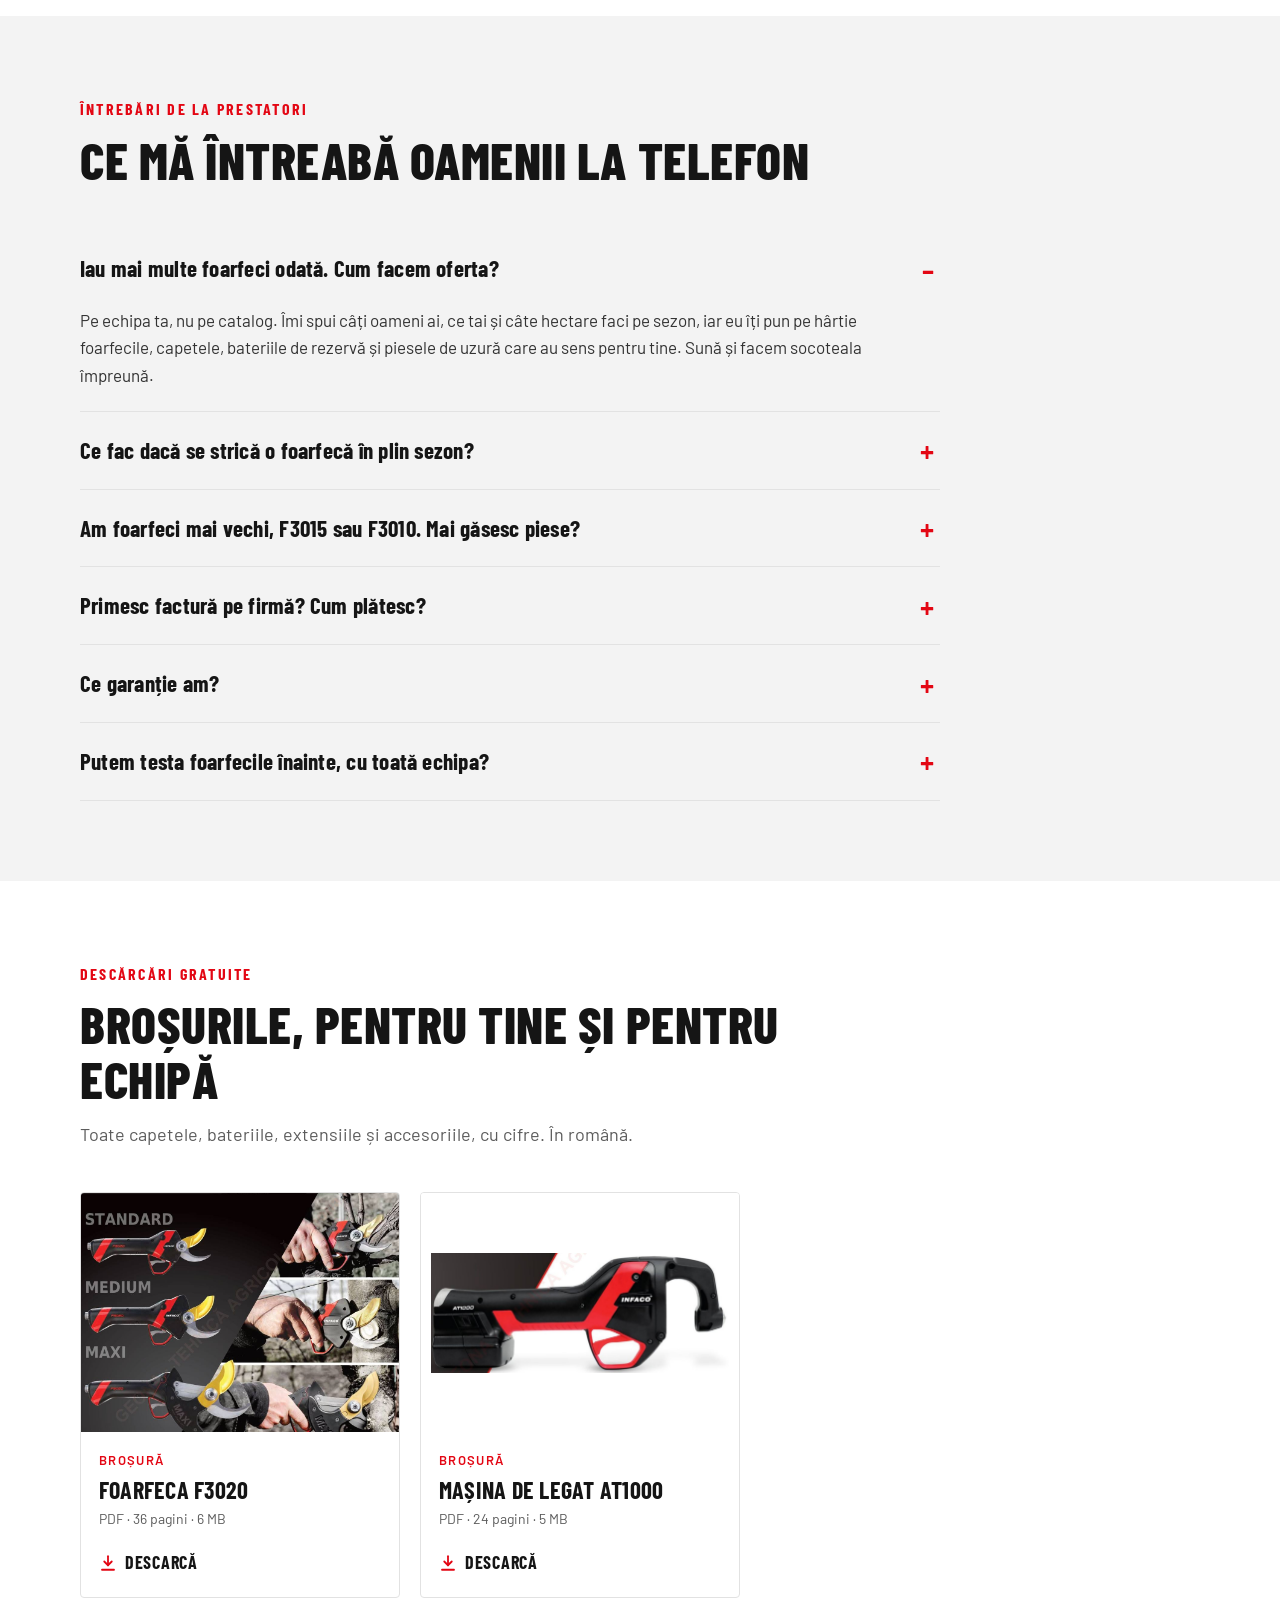
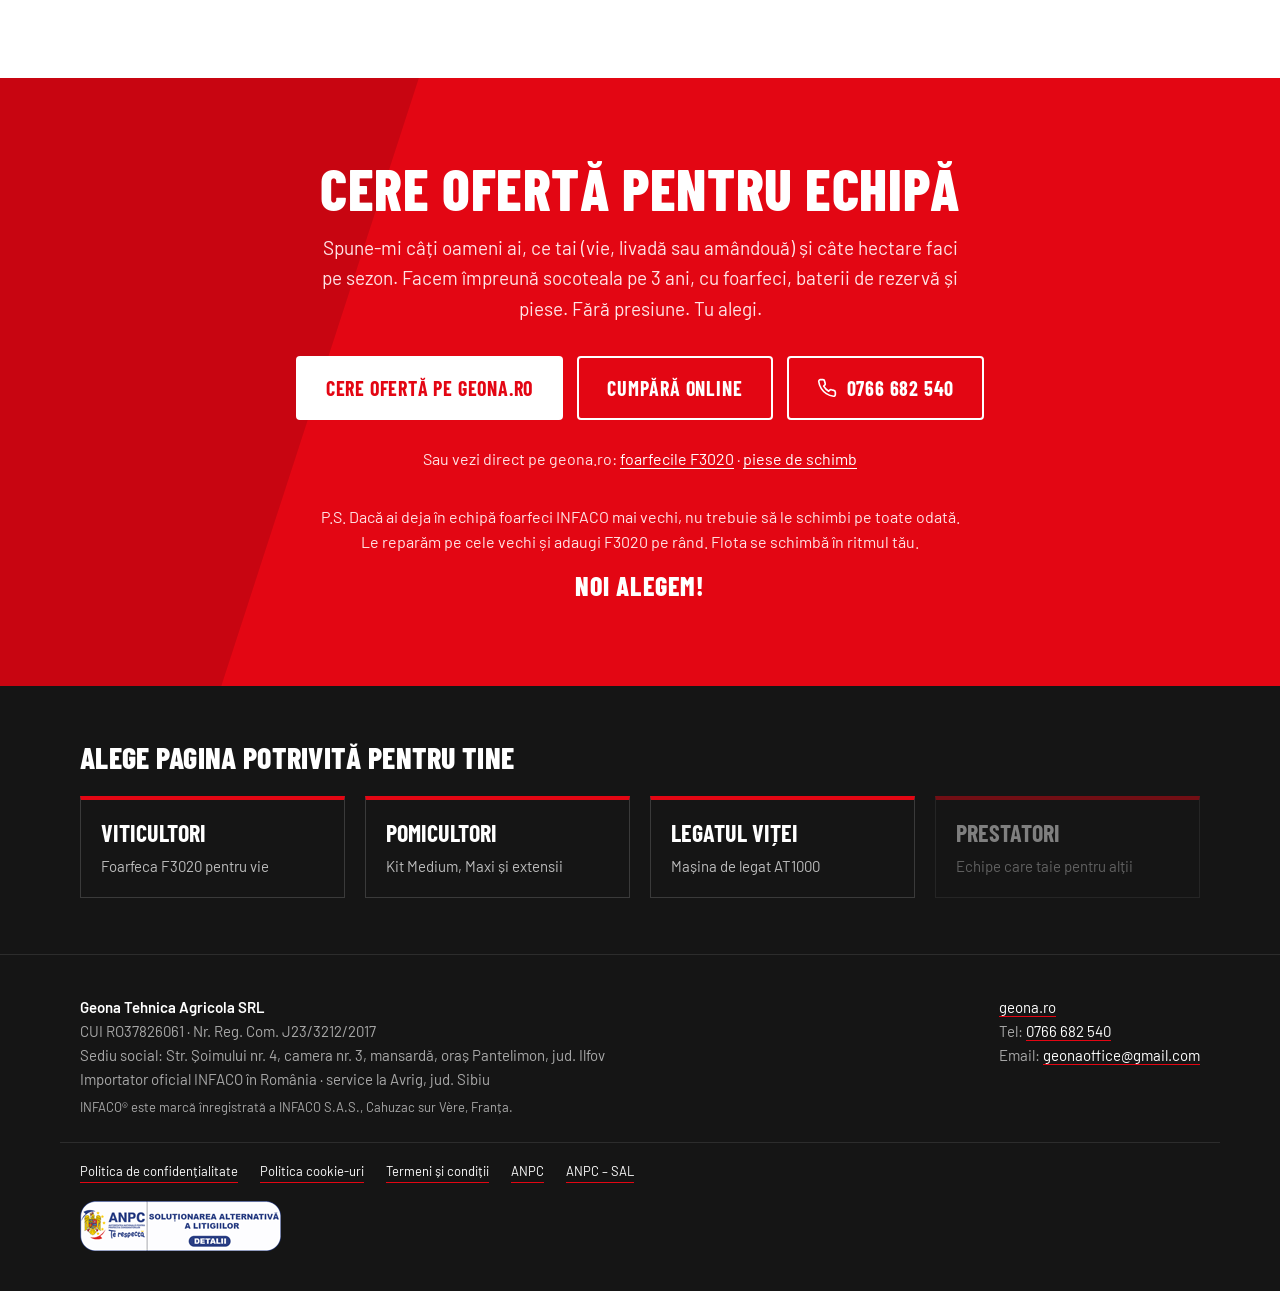
<file: prestatori/index.html>
<!DOCTYPE html>
<html lang="ro">
<head>
  <meta charset="UTF-8">
  <meta name="viewport" content="width=device-width, initial-scale=1">
  <title>Foarfeci electrice INFACO pentru echipe de tăiere și prestatori de servicii | Geona</title>
  <meta name="description" content="Foarfeci electrice INFACO F3020 pentru echipe care taie la alții: service cu răspuns în 48 de ore, piese pe stoc la Avrig, capete pentru vie și livadă.">
  <link rel="canonical" href="https://infaco.geona.ro/prestatori/">

  <meta property="og:type" content="website">
  <meta property="og:locale" content="ro_RO">
  <meta property="og:site_name" content="INFACO prin Geona">
  <meta property="og:title" content="Foarfeci electrice INFACO pentru echipe care taie la alții">
  <meta property="og:description" content="Când tai pentru alții, un om care stă înseamnă bani pierduți. Răspuns în 48 de ore, piese pe stoc, o singură foarfecă pentru vie și livadă.">
  <meta property="og:url" content="https://infaco.geona.ro/prestatori/">
  <meta property="og:image" content="https://infaco.geona.ro/img/og-prestatori.jpg">
  <meta property="og:image:width" content="1200">
  <meta property="og:image:height" content="630">
  <meta name="twitter:card" content="summary_large_image">

  <link rel="icon" href="../favicon.ico" sizes="48x48">
  <link rel="icon" href="../img/icon-192.png" type="image/png" sizes="192x192">
  <link rel="apple-touch-icon" href="../img/apple-touch-icon.png">
  <link rel="stylesheet" href="../css/fonturi.css">
  <link rel="stylesheet" href="../css/stil.css">
  <script type="application/ld+json">
  {
    "@context": "https://schema.org",
    "@graph": [
      {
        "@type": "Organization",
        "@id": "https://infaco.geona.ro/#geona",
        "name": "Geona Tehnică Agricolă",
        "url": "https://geona.ro/",
        "telephone": "+40766682540",
        "address": {
          "@type": "PostalAddress",
          "addressLocality": "Avrig",
          "addressRegion": "Sibiu",
          "addressCountry": "RO"
        },
        "description": "Importator oficial INFACO în România",
        "legalName": "Geona Tehnica Agricola SRL",
        "vatID": "RO37826061",
        "email": "geonaoffice@gmail.com",
        "logo": "https://infaco.geona.ro/img/icon-192.png"
      },
      {
        "@type": "WebPage",
        "@id": "https://infaco.geona.ro/prestatori/",
        "url": "https://infaco.geona.ro/prestatori/",
        "name": "Foarfeci electrice INFACO pentru echipe de tăiere și prestatori de servicii | Geona",
        "description": "Foarfeci electrice INFACO F3020 pentru echipe care taie la alții: service cu răspuns în 48 de ore, piese pe stoc la Avrig, capete pentru vie și livadă.",
        "inLanguage": "ro-RO",
        "primaryImageOfPage": {
          "@type": "ImageObject",
          "url": "https://infaco.geona.ro/img/echipa-vie.jpg",
          "caption": "Echipă de tăiere în vie, cu foarfeci electrice INFACO F3020"
        },
        "image": [
          "https://infaco.geona.ro/img/echipa-vie.jpg",
          "https://infaco.geona.ro/img/echipa-taiere.jpg",
          "https://infaco.geona.ro/img/f3020-bluetooth.jpg",
          "https://infaco.geona.ro/img/dses-manusa.jpg",
          "https://infaco.geona.ro/img/video-f3020.jpg"
        ],
        "publisher": {
          "@id": "https://infaco.geona.ro/#geona"
        }
      },
      {
        "@type": "BreadcrumbList",
        "itemListElement": [
          {
            "@type": "ListItem",
            "position": 1,
            "name": "INFACO prin Geona",
            "item": "https://infaco.geona.ro/"
          },
          {
            "@type": "ListItem",
            "position": 2,
            "name": "Prestatori",
            "item": "https://infaco.geona.ro/prestatori/"
          }
        ]
      }
    ]
  }
  </script>
</head>
<body>

  <header class="antet">
    <div class="container">
      <a class="logo" href="https://geona.ro/?utm_source=landing-infaco&amp;utm_medium=referral&amp;utm_campaign=prestatori" aria-label="Geona, importator oficial INFACO">
        <span class="logo-infaco">INFACO</span>
        <span class="logo-dealer">prin <strong>Geona</strong><br>importator oficial în România</span>
      </a>
      <div class="antet-butoane">
        <a class="btn btn-rosu" href="#oferta">Cere ofertă</a>
        <a class="btn btn-contur" href="https://geona.ro/magazin/?utm_source=landing-infaco&amp;utm_medium=referral&amp;utm_campaign=prestatori&amp;utm_content=cumpara-antet" target="_blank" rel="noopener"><span>Cumpără<span class="fara-mobil"> online</span></span></a>
      </div>
    </div>
  </header>

  <main>
    <!-- HERO -->
    <section class="hero">
      <div class="container">
        <div>
          <span class="eticheta">Pentru echipe · Fabricat în Franța</span>
          <h1>Foarfeci electrice pentru echipe <span>care taie la alții</span></h1>
          <p class="lead">Când tai pentru alții, fiecare oră pierdută e bani. O foarfecă defectă înseamnă un om care stă, iar clientul și sezonul nu așteaptă. Pe asta am construit tot: unelte care nu te lasă în câmp și un om care răspunde la telefon.</p>
          <div class="butoane">
            <a class="btn btn-rosu" href="#oferta">Cere ofertă pentru echipă</a>
            <a class="btn btn-contur" href="https://geona.ro/magazin/?utm_source=landing-infaco&amp;utm_medium=referral&amp;utm_campaign=prestatori&amp;utm_content=cumpara" target="_blank" rel="noopener">Cumpără online</a>
            <a class="btn btn-contur" href="#service">Cum merge service-ul</a>
          </div>
          <div class="hero-fapte">
            <div><b>48 h</b>răspuns la orice problemă</div>
            <div><b>3 capete</b>pe aceeași foarfecă</div>
            <div><b>0 retururi</b>din 2017</div>
          </div>
        </div>
        <div class="hero-poza">
          <img src="../img/echipa-vie.jpg" width="1200" height="900" alt="Echipă de tăiere în vie, cu foarfeci electrice INFACO F3020" fetchpriority="high" style="object-position: center 60%;">
        </div>
      </div>
    </section>

    <!-- 3 MOTIVE -->
    <section class="avantaje" id="service">
      <div class="container">
        <div class="titlu-sectiune">
          <span class="supratitlu">Pe românește, ce contează pentru o echipă</span>
          <h2>Socoteala pe 3-5 ani, nu prețul de azi</h2>
          <p>Ca prestator, faci calculul altfel decât un viticultor cu 5 hectare. Te interesează cât stă o foarfecă în reparație, cât costă piesele și cât mai valorează unealta când schimbi flota. Hai să le luăm pe rând.</p>
        </div>

        <div class="grila-avantaje">
          <article class="avantaj">
            <span class="nr">01</span>
            <div class="icon" aria-hidden="true">
              <svg viewBox="0 0 24 24" fill="none" stroke="currentColor" stroke-width="2" stroke-linecap="round" stroke-linejoin="round"><path d="M14.7 6.3a1 1 0 0 0 0 1.4l1.6 1.6a1 1 0 0 0 1.4 0l3.8-3.8a6 6 0 0 1-7.9 7.9l-6.9 6.9a2.1 2.1 0 0 1-3-3l6.9-6.9a6 6 0 0 1 7.9-7.9z"/></svg>
            </div>
            <h3>Un om care stă înseamnă bani pierduți</h3>
            <p>Ne suni și primești răspuns în maximum 48 de ore. Piesele care se cer cel mai des sunt pe stoc la Avrig. Reparăm în garanție și după garanție.</p>
            <ul>
              <li>Pe stoc: lame, contralame, baterii, cabluri, trăgace</li>
              <li>Ce nu e pe stoc vine de la INFACO în 7-14 zile</li>
              <li>Piese și pentru F3015, F3010, F3005</li>
            </ul>
          </article>

          <article class="avantaj">
            <span class="nr">02</span>
            <div class="icon" aria-hidden="true">
              <svg viewBox="0 0 24 24" fill="none" stroke="currentColor" stroke-width="2" stroke-linecap="round" stroke-linejoin="round"><circle cx="6" cy="6" r="3"/><circle cx="6" cy="18" r="3"/><path d="M20 4L8.1 15.9"/><path d="M14.5 14.5L20 20"/><path d="M8.1 8.1L12 12"/></svg>
            </div>
            <h3>O flotă, și vie, și livadă</h3>
            <p>Capetele se schimbă în circa 5 minute: Standard pentru vie (40 mm), Medium pentru livadă (45 mm), Maxi pentru lemn gros (55 mm). Iei comenzi de ambele feluri cu aceleași foarfeci.</p>
            <ul>
              <li>Aceeași baterie L100B de 36 V pe toate</li>
              <li>Mașina de legat AT100036 merge pe aceeași baterie</li>
              <li>Extensii P9 pentru pomii înalți</li>
            </ul>
          </article>

          <article class="avantaj">
            <span class="nr">03</span>
            <div class="icon" aria-hidden="true">
              <svg viewBox="0 0 24 24" fill="none" stroke="currentColor" stroke-width="2" stroke-linecap="round" stroke-linejoin="round"><path d="M3 3v18h18"/><path d="M7 15l4-4 3 3 6-6"/></svg>
            </div>
            <h3>Își păstrează valoarea</h3>
            <p>O foarfecă INFACO se revinde bine și după 3 ani de folosire. Când schimbi flota, unealta veche încă valorează ceva. Pe românește: costul real pe an e mult mai mic decât pare la casă.</p>
            <ul>
              <li>Garanție până la 3 sezoane, cu revizia anuală</li>
              <li>Garanție valabilă la orice reprezentanță INFACO din lume</li>
              <li>Corp din aliaj de aluminiu aeronautic</li>
            </ul>
          </article>
        </div>
      </div>
    </section>

    <!-- FOTO: ZI DE LUCRU -->
    <section class="banda-foto" aria-label="O zi de lucru pe o baterie">
      <div class="grid">
        <div class="foto">
          <img src="../img/echipa-taiere.jpg" width="500" height="500" alt="Muncitor care taie vița cu foarfeca electrică INFACO, cu bateria în vestă" loading="lazy" style="object-position: center 30%;">
        </div>
        <div class="text">
          <span class="supratitlu">Din practică</span>
          <h2>O zi de lucru, fără pauză de încărcare</h2>
          <p>Bateria L100B ține circa 8 ore și stă în vestă, lângă corp, deci nu îngheață iarna. Seara o pui la încărcat, dimineața e plină.</p>
          <p>La echipele care taie de dimineața până seara, o a doua baterie rezolvă orice discuție. Aceeași baterie alimentează și mașina de legat AT100036.</p>
          <div class="cifre">
            <div><b>8 ore</b>pe o baterie</div>
            <div><b>1,5 h</b>încărcare la 90%</div>
            <div><b>697 g</b>bateria, purtată în vestă</div>
            <div><b>12+ ore</b>cu a doua baterie</div>
          </div>
          <div><a class="btn btn-contur" href="https://geona.ro/produs/baterie-l100b-pentru-f3020-infaco-l100b/?utm_source=landing-infaco&amp;utm_medium=referral&amp;utm_campaign=prestatori" target="_blank" rel="noopener">Bateria L100B pe geona.ro</a></div>
        </div>
      </div>
    </section>

    <!-- APLICAȚIE + SIGURANȚĂ -->
    <section>
      <div class="container">
        <div class="doua-col">
          <div>
            <span class="supratitlu-rosu">Pentru cine are mai multe foarfeci</span>
            <h3>Știi ce face fiecare foarfecă din echipă</h3>
            <p>Cutia Bluetooth BC3020 se montează pe foarfecă și o leagă de aplicația INFACO, gratuită pe Android și iOS.</p>
            <ul class="lista-bife">
              <li>Numărul de tăieri și orele de lucru, pe fiecare foarfecă</li>
              <li>Progresul pe parcelă</li>
              <li>Reglezi deschiderea și decalajul lamei de pe telefon</li>
            </ul>
            <p><a href="https://geona.ro/produs/cutie-conectata-bc3020-pentru-f3020-infaco-bc3020/?utm_source=landing-infaco&amp;utm_medium=referral&amp;utm_campaign=prestatori" target="_blank" rel="noopener">Cutia BC3020 pe geona.ro</a></p>
          </div>
          <img src="../img/f3020-bluetooth.jpg" width="859" height="444" alt="Foarfeca F3020 cu cutia Bluetooth și aplicația INFACO pe telefon" loading="lazy">
        </div>

        <div class="doua-col inversat">
          <div>
            <span class="supratitlu-rosu">Siguranța oamenilor</span>
            <h3>Un deget tăiat scoate un om din sezon</h3>
            <p>Într-o echipă care taie mii de coarde pe zi, oboseala vine spre seară. Atunci se întâmplă accidentele.</p>
            <ul class="lista-bife">
              <li>Sistemul DSES wireless, din serie pe fiecare F3020: dacă mâna liberă, cu mănușa conductoare, atinge lama, foarfeca se oprește</li>
              <li>Trăgaciul conductiv face același lucru pentru mâna care ține unealta</li>
              <li>Mănușile conductoare sunt consumabil, pe stoc, în mărimile 7-12</li>
            </ul>
            <p><a href="https://geona.ro/produs/manusa-de-protectie-dses-marimile-7-12-stanga-dreapta-infaco-355g29-dses/?utm_source=landing-infaco&amp;utm_medium=referral&amp;utm_campaign=prestatori" target="_blank" rel="noopener">Mănușile DSES pe geona.ro</a></p>
          </div>
          <img src="../img/dses-manusa.jpg" width="1200" height="801" alt="Mănușa conductoare INFACO pentru sistemul de siguranță DSES" loading="lazy">
        </div>
      </div>
    </section>

    <!-- FILM -->
    <section class="fundal-gri">
      <div class="container doua-col">
        <div>
          <span class="supratitlu-rosu">Vezi cu ochii tăi</span>
          <h3>F3020 în vie, în livadă, pe spații verzi</h3>
          <p>Filmul oficial INFACO arată foarfeca în toate lucrările pe care le faci ca prestator.</p>
          <ul class="lista-bife">
            <li>Poți s-o încerci la Avrig sau la o demonstrație în zona ta</li>
            <li>Dacă vii cu echipa, testați toți înainte să decideți</li>
          </ul>
        </div>
        <a class="video" href="https://www.youtube.com/watch?v=5uUe9qF878A" target="_blank" rel="noopener">
          <img src="../img/video-f3020.jpg" width="1200" height="675" alt="Film INFACO: prezentarea foarfecii electrice F3020" loading="lazy">
          <span class="play" aria-hidden="true"><svg viewBox="0 0 24 24" fill="white"><path d="M6 4l15 8-15 8z"/></svg></span>
          <span class="eticheta-film">Film: F3020 la lucru</span>
        </a>
      </div>
    </section>

    <!-- DE CE GEONA -->
    <section>
      <div class="container">
        <div class="titlu-sectiune">
          <span class="supratitlu">Cine ți-o vinde contează</span>
          <h2>Foarfeca e aceeași oriunde. Diferența e cine răspunde la telefon.</h2>
        </div>
        <div class="grila-4">
          <div class="garantie"><b>Din 2017</b><p>Vindem și reparăm foarfecile astea cu mâna noastră.</p></div>
          <div class="garantie"><b>95%</b><p>Vorbim personal cu cam 95% dintre clienți. Un kit greșit e o unealtă pe care n-o folosești.</p></div>
          <div class="garantie"><b>48 de ore</b><p>Răspuns la orice problemă tehnică. Natura nu așteaptă după procedurile nimănui.</p></div>
          <div class="garantie"><b>0 retururi</b><p>Din 2017, niciun retur. Oamenii n-au avut de ce.</p></div>
        </div>
      </div>
    </section>

    <!-- ÎNTREBĂRI -->
    <section class="fundal-gri">
      <div class="container">
        <div class="titlu-sectiune">
          <span class="supratitlu">Întrebări de la prestatori</span>
          <h2>Ce mă întreabă oamenii la telefon</h2>
        </div>
        <div class="faq">
          <details open>
            <summary>Iau mai multe foarfeci odată. Cum facem oferta?</summary>
            <p>Pe echipa ta, nu pe catalog. Îmi spui câți oameni ai, ce tai și câte hectare faci pe sezon, iar eu îți pun pe hârtie foarfecile, capetele, bateriile de rezervă și piesele de uzură care au sens pentru tine. Sună și facem socoteala împreună.</p>
          </details>
          <details>
            <summary>Ce fac dacă se strică o foarfecă în plin sezon?</summary>
            <p>Ne suni. Răspundem la orice problemă tehnică în maximum 48 de ore. Piesele cele mai cerute (lame, contralame, baterii, cabluri, trăgace) sunt pe stoc la Avrig. Reparăm în garanție și după garanție.</p>
          </details>
          <details>
            <summary>Am foarfeci mai vechi, F3015 sau F3010. Mai găsesc piese?</summary>
            <p>Da. Le reparăm din 2017 și avem pe stoc piesele uzuale. Ce nu e pe stoc vine de la INFACO în 7-14 zile. Scrie-ne modelul și ce nu mai merge.</p>
          </details>
          <details>
            <summary>Primesc factură pe firmă? Cum plătesc?</summary>
            <p>Da, factură pe firmă. Garanția e valabilă la orice reprezentanță INFACO din lume. Plătești prin transfer bancar (proformă) sau ramburs la curier. Livrăm în 1-3 zile lucrătoare oriunde în țară, sau ridici personal de la Avrig.</p>
          </details>
          <details>
            <summary>Ce garanție am?</summary>
            <p>1 an standard, cu posibilitate de extindere până la 3 sezoane dacă faci întreținerea anuală la noi. Garanția e valabilă la orice reprezentanță INFACO din lume, iar în România o rezolvi la noi, la Avrig.</p>
          </details>
          <details>
            <summary>Putem testa foarfecile înainte, cu toată echipa?</summary>
            <p>Da. Veniți la Avrig, oricând în program, sau facem o demonstrație în zona voastră, când avem drum. Sună și stabilim.</p>
          </details>
        </div>
      </div>
    </section>

    <!-- BROȘURI -->
    <section class="descarcari" id="brosuri">
      <div class="container">
        <div class="titlu-sectiune">
          <span class="supratitlu">Descărcări gratuite</span>
          <h2>Broșurile, pentru tine și pentru echipă</h2>
          <p>Toate capetele, bateriile, extensiile și accesoriile, cu cifre. În română.</p>
        </div>
        <div class="descarcari-grid doua">
          <a class="doc" href="../brosuri/Brosura-F3020-RO.pdf" download>
            <div class="coperta"><img src="../img/f3020-trei-capete.jpg" width="1200" height="789" alt="" loading="lazy"></div>
            <div class="info">
              <span class="tip">Broșură</span>
              <h3>Foarfeca F3020</h3>
              <span class="meta">PDF · 36 pagini · 6 MB</span>
              <span class="descarca"><svg viewBox="0 0 24 24" fill="none" stroke="currentColor" stroke-width="2.4" stroke-linecap="round" stroke-linejoin="round"><path d="M12 3v12"/><path d="M7 10l5 5 5-5"/><path d="M4 21h16"/></svg>Descarcă</span>
            </div>
          </a>
          <a class="doc" href="../brosuri/Brosura-AT1000-RO.pdf" download>
            <div class="coperta contain"><img src="../img/at1000-produs.jpg" width="1200" height="483" alt="" loading="lazy"></div>
            <div class="info">
              <span class="tip">Broșură</span>
              <h3>Mașina de legat AT1000</h3>
              <span class="meta">PDF · 24 pagini · 5 MB</span>
              <span class="descarca"><svg viewBox="0 0 24 24" fill="none" stroke="currentColor" stroke-width="2.4" stroke-linecap="round" stroke-linejoin="round"><path d="M12 3v12"/><path d="M7 10l5 5 5-5"/><path d="M4 21h16"/></svg>Descarcă</span>
            </div>
          </a>
        </div>
      </div>
    </section>

    <!-- CERE OFERTĂ -->
    <section class="oferta" id="oferta">
      <div class="container">
        <h2>Cere ofertă pentru echipă</h2>
        <p>Spune-mi câți oameni ai, ce tai (vie, livadă sau amândouă) și câte hectare faci pe sezon. Facem împreună socoteala pe 3 ani, cu foarfeci, baterii de rezervă și piese. Fără presiune. Tu alegi.</p>
        <div class="butoane">
          <a class="btn btn-alb" href="https://geona.ro/contact/?utm_source=landing-infaco&amp;utm_medium=referral&amp;utm_campaign=prestatori" target="_blank" rel="noopener">Cere ofertă pe geona.ro</a>
          <a class="btn btn-contur" href="https://geona.ro/magazin/?utm_source=landing-infaco&amp;utm_medium=referral&amp;utm_campaign=prestatori&amp;utm_content=cumpara" target="_blank" rel="noopener">Cumpără online</a>
          <a class="btn btn-contur" href="tel:+40766682540">
            <svg viewBox="0 0 24 24" fill="none" stroke="currentColor" stroke-width="2" stroke-linecap="round" stroke-linejoin="round" aria-hidden="true"><path d="M22 16.9v3a2 2 0 0 1-2.2 2 19.8 19.8 0 0 1-8.6-3.1 19.5 19.5 0 0 1-6-6A19.8 19.8 0 0 1 2.1 4.2 2 2 0 0 1 4.1 2h3a2 2 0 0 1 2 1.7c.1.9.4 1.8.7 2.7a2 2 0 0 1-.5 2.1L8 9.8a16 16 0 0 0 6 6l1.3-1.3a2 2 0 0 1 2.1-.4c.9.3 1.8.6 2.7.7a2 2 0 0 1 1.7 2z"/></svg>
            0766 682 540
          </a>
        </div>
        <p class="linkuri-produs">Sau vezi direct pe geona.ro:
          <a href="https://geona.ro/categorie-produs/foarfeca-electrica/?utm_source=landing-infaco&amp;utm_medium=referral&amp;utm_campaign=prestatori" target="_blank" rel="noopener">foarfecile F3020</a> ·
          <a href="https://geona.ro/categorie-produs/piese-de-schimb/?utm_source=landing-infaco&amp;utm_medium=referral&amp;utm_campaign=prestatori" target="_blank" rel="noopener">piese de schimb</a>
        </p>
        <p class="ps">P.S. Dacă ai deja în echipă foarfeci INFACO mai vechi, nu trebuie să le schimbi pe toate odată. Le reparăm pe cele vechi și adaugi F3020 pe rând. Flota se schimbă în ritmul tău.</p>
        <p class="semnatura">Noi alegem!</p>
      </div>
    </section>

    <nav class="pentru-cine" aria-label="Paginile INFACO prin Geona">
      <div class="container">
        <h2>Alege pagina potrivită pentru tine</h2>
        <div class="grila-4">
          <a href="../"><b>Viticultori</b><span>Foarfeca F3020 pentru vie</span></a>
          <a href="../pomicultori/"><b>Pomicultori</b><span>Kit Medium, Maxi și extensii</span></a>
          <a href="../legat-vita/"><b>Legatul viței</b><span>Mașina de legat AT1000</span></a>
          <a href="./" aria-current="page"><b>Prestatori</b><span>Echipe care taie pentru alții</span></a>
        </div>
      </div>
    </nav>
  </main>

  <footer>
    <div class="container">
      <div>
        <strong>Geona Tehnica Agricola SRL</strong><br>
        CUI RO37826061 · Nr. Reg. Com. J23/3212/2017<br>
        Sediu social: Str. Șoimului nr. 4, camera nr. 3, mansardă, oraș Pantelimon, jud. Ilfov<br>
        Importator oficial INFACO în România · service la Avrig, jud. Sibiu
        <div class="mic">INFACO® este marcă înregistrată a INFACO S.A.S., Cahuzac sur Vère, Franța.</div>
      </div>
      <div>
        <a href="https://geona.ro/?utm_source=landing-infaco&amp;utm_medium=referral&amp;utm_campaign=prestatori" target="_blank" rel="noopener">geona.ro</a><br>
        Tel: <a href="tel:+40766682540">0766 682 540</a><br>
        Email: <a href="mailto:geonaoffice@gmail.com">geonaoffice@gmail.com</a>
      </div>
    </div>
    <div class="container legal">
      <a href="https://geona.ro/politica-de-confidentialitate/" target="_blank" rel="noopener">Politica de confidențialitate</a>
      <a href="https://geona.ro/politica-cookie-uri-ue/" target="_blank" rel="noopener">Politica cookie-uri</a>
      <a href="https://geona.ro/termeni-si-conditii/" target="_blank" rel="noopener">Termeni și condiții</a>
      <a href="https://anpc.ro/" target="_blank" rel="noopener">ANPC</a>
      <a href="https://reclamatiisal.anpc.ro" target="_blank" rel="noopener">ANPC – SAL</a>
    </div>
    <div class="container sal">
      <a href="https://reclamatiisal.anpc.ro" target="_blank" rel="noopener"><img src="../img/SAL-PICTOGRAMA.png" width="201" height="50" alt="Soluționarea alternativă a litigiilor – ANPC" loading="lazy"></a>
    </div>
  </footer>

</body>
</html>
</file>
<file: css/fonturi.css>
/* Fonturile Barlow (licență SIL OFL), găzduite local ca vizitatorii să nu fie trimiși la Google */
/* latin-ext */
@font-face {
  font-family: 'Barlow';
  font-style: normal;
  font-weight: 400;
  font-display: swap;
  src: url(../fonts/barlow-400-latin-ext.woff2) format('woff2');
  unicode-range: U+0100-02BA, U+02BD-02C5, U+02C7-02CC, U+02CE-02D7, U+02DD-02FF, U+0304, U+0308, U+0329, U+1D00-1DBF, U+1E00-1E9F, U+1EF2-1EFF, U+2020, U+20A0-20AB, U+20AD-20C0, U+2113, U+2C60-2C7F, U+A720-A7FF;
}
/* latin */
@font-face {
  font-family: 'Barlow';
  font-style: normal;
  font-weight: 400;
  font-display: swap;
  src: url(../fonts/barlow-400-latin.woff2) format('woff2');
  unicode-range: U+0000-00FF, U+0131, U+0152-0153, U+02BB-02BC, U+02C6, U+02DA, U+02DC, U+0304, U+0308, U+0329, U+2000-206F, U+20AC, U+2122, U+2191, U+2193, U+2212, U+2215, U+FEFF, U+FFFD;
}
/* latin-ext */
@font-face {
  font-family: 'Barlow';
  font-style: normal;
  font-weight: 500;
  font-display: swap;
  src: url(../fonts/barlow-500-latin-ext.woff2) format('woff2');
  unicode-range: U+0100-02BA, U+02BD-02C5, U+02C7-02CC, U+02CE-02D7, U+02DD-02FF, U+0304, U+0308, U+0329, U+1D00-1DBF, U+1E00-1E9F, U+1EF2-1EFF, U+2020, U+20A0-20AB, U+20AD-20C0, U+2113, U+2C60-2C7F, U+A720-A7FF;
}
/* latin */
@font-face {
  font-family: 'Barlow';
  font-style: normal;
  font-weight: 500;
  font-display: swap;
  src: url(../fonts/barlow-500-latin.woff2) format('woff2');
  unicode-range: U+0000-00FF, U+0131, U+0152-0153, U+02BB-02BC, U+02C6, U+02DA, U+02DC, U+0304, U+0308, U+0329, U+2000-206F, U+20AC, U+2122, U+2191, U+2193, U+2212, U+2215, U+FEFF, U+FFFD;
}
/* latin-ext */
@font-face {
  font-family: 'Barlow';
  font-style: normal;
  font-weight: 600;
  font-display: swap;
  src: url(../fonts/barlow-600-latin-ext.woff2) format('woff2');
  unicode-range: U+0100-02BA, U+02BD-02C5, U+02C7-02CC, U+02CE-02D7, U+02DD-02FF, U+0304, U+0308, U+0329, U+1D00-1DBF, U+1E00-1E9F, U+1EF2-1EFF, U+2020, U+20A0-20AB, U+20AD-20C0, U+2113, U+2C60-2C7F, U+A720-A7FF;
}
/* latin */
@font-face {
  font-family: 'Barlow';
  font-style: normal;
  font-weight: 600;
  font-display: swap;
  src: url(../fonts/barlow-600-latin.woff2) format('woff2');
  unicode-range: U+0000-00FF, U+0131, U+0152-0153, U+02BB-02BC, U+02C6, U+02DA, U+02DC, U+0304, U+0308, U+0329, U+2000-206F, U+20AC, U+2122, U+2191, U+2193, U+2212, U+2215, U+FEFF, U+FFFD;
}
/* latin-ext */
@font-face {
  font-family: 'Barlow Condensed';
  font-style: normal;
  font-weight: 600;
  font-display: swap;
  src: url(../fonts/barlow-condensed-600-latin-ext.woff2) format('woff2');
  unicode-range: U+0100-02BA, U+02BD-02C5, U+02C7-02CC, U+02CE-02D7, U+02DD-02FF, U+0304, U+0308, U+0329, U+1D00-1DBF, U+1E00-1E9F, U+1EF2-1EFF, U+2020, U+20A0-20AB, U+20AD-20C0, U+2113, U+2C60-2C7F, U+A720-A7FF;
}
/* latin */
@font-face {
  font-family: 'Barlow Condensed';
  font-style: normal;
  font-weight: 600;
  font-display: swap;
  src: url(../fonts/barlow-condensed-600-latin.woff2) format('woff2');
  unicode-range: U+0000-00FF, U+0131, U+0152-0153, U+02BB-02BC, U+02C6, U+02DA, U+02DC, U+0304, U+0308, U+0329, U+2000-206F, U+20AC, U+2122, U+2191, U+2193, U+2212, U+2215, U+FEFF, U+FFFD;
}
/* latin-ext */
@font-face {
  font-family: 'Barlow Condensed';
  font-style: normal;
  font-weight: 700;
  font-display: swap;
  src: url(../fonts/barlow-condensed-700-latin-ext.woff2) format('woff2');
  unicode-range: U+0100-02BA, U+02BD-02C5, U+02C7-02CC, U+02CE-02D7, U+02DD-02FF, U+0304, U+0308, U+0329, U+1D00-1DBF, U+1E00-1E9F, U+1EF2-1EFF, U+2020, U+20A0-20AB, U+20AD-20C0, U+2113, U+2C60-2C7F, U+A720-A7FF;
}
/* latin */
@font-face {
  font-family: 'Barlow Condensed';
  font-style: normal;
  font-weight: 700;
  font-display: swap;
  src: url(../fonts/barlow-condensed-700-latin.woff2) format('woff2');
  unicode-range: U+0000-00FF, U+0131, U+0152-0153, U+02BB-02BC, U+02C6, U+02DA, U+02DC, U+0304, U+0308, U+0329, U+2000-206F, U+20AC, U+2122, U+2191, U+2193, U+2212, U+2215, U+FEFF, U+FFFD;
}
/* latin-ext */
@font-face {
  font-family: 'Barlow Condensed';
  font-style: normal;
  font-weight: 800;
  font-display: swap;
  src: url(../fonts/barlow-condensed-800-latin-ext.woff2) format('woff2');
  unicode-range: U+0100-02BA, U+02BD-02C5, U+02C7-02CC, U+02CE-02D7, U+02DD-02FF, U+0304, U+0308, U+0329, U+1D00-1DBF, U+1E00-1E9F, U+1EF2-1EFF, U+2020, U+20A0-20AB, U+20AD-20C0, U+2113, U+2C60-2C7F, U+A720-A7FF;
}
/* latin */
@font-face {
  font-family: 'Barlow Condensed';
  font-style: normal;
  font-weight: 800;
  font-display: swap;
  src: url(../fonts/barlow-condensed-800-latin.woff2) format('woff2');
  unicode-range: U+0000-00FF, U+0131, U+0152-0153, U+02BB-02BC, U+02C6, U+02DA, U+02DC, U+0304, U+0308, U+0329, U+2000-206F, U+20AC, U+2122, U+2191, U+2193, U+2212, U+2215, U+FEFF, U+FFFD;
}
</file>
<file: css/stil.css>
/* Stilul comun al paginilor INFACO prin Geona.
   Pornit din Pagina-INFACO-Geona.html (26 sept 2026); o singură rețetă pentru toate paginile. */

:root {
  --rosu: #E30613;
  --rosu-inchis: #B8000C;
  --negru: #151515;
  --negru-2: #222222;
  --gri: #5c5c5c;
  --gri-deschis: #f3f3f3;
  --linie: #e2e2e2;
  --alb: #ffffff;
  --max: 1160px;
}

* { box-sizing: border-box; margin: 0; padding: 0; }
html { scroll-behavior: smooth; }
body {
  font-family: "Barlow", system-ui, -apple-system, "Segoe UI", Roboto, Arial, sans-serif;
  font-size: 17px;
  line-height: 1.6;
  color: var(--negru);
  background: var(--alb);
  -webkit-font-smoothing: antialiased;
}
img { display: block; max-width: 100%; height: auto; }
a { color: inherit; }
h1, h2, h3 {
  font-family: "Barlow Condensed", "Arial Narrow", Arial, sans-serif;
  line-height: 1.05;
  text-transform: uppercase;
  letter-spacing: 0.01em;
}
.container { width: 100%; max-width: var(--max); margin: 0 auto; padding: 0 20px; }

/* ---------- Butoane ---------- */
.btn {
  display: inline-flex; align-items: center; justify-content: center; gap: 10px;
  min-height: 52px; padding: 14px 28px;
  font-family: "Barlow Condensed", Arial, sans-serif;
  font-weight: 700; font-size: 20px; letter-spacing: 0.04em; text-transform: uppercase;
  text-decoration: none; border-radius: 4px; border: 2px solid transparent;
  transition: background .2s, color .2s, border-color .2s, transform .2s;
  cursor: pointer; text-align: center;
}
.btn:hover { transform: translateY(-1px); }
.btn-rosu { background: var(--rosu); color: var(--alb); }
.btn-rosu:hover { background: var(--rosu-inchis); }
.btn-contur { border-color: currentColor; color: var(--alb); background: transparent; }
.btn-contur:hover { background: var(--alb); color: var(--negru); border-color: var(--alb); }
.btn-contur-negru { border-color: var(--negru); color: var(--negru); background: transparent; }
.btn-contur-negru:hover { background: var(--negru); color: var(--alb); }
.btn svg { width: 20px; height: 20px; flex: none; }

/* ---------- Antet ---------- */
.antet {
  position: sticky; top: 0; z-index: 50;
  background: var(--negru); color: var(--alb);
  border-bottom: 3px solid var(--rosu);
}
.antet .container { display: flex; align-items: center; justify-content: space-between; gap: 12px; min-height: 64px; }
.logo { display: flex; align-items: baseline; gap: 10px; text-decoration: none; }
.logo-infaco {
  font-family: "Barlow Condensed", Arial, sans-serif; font-weight: 800; font-style: italic;
  font-size: 28px; letter-spacing: 0.06em; color: var(--alb);
}
.logo-dealer { font-size: 13px; color: #bdbdbd; line-height: 1.2; }
.logo-dealer strong { color: var(--alb); font-weight: 600; }
.antet .btn { min-height: 42px; padding: 8px 18px; font-size: 17px; }
.antet-butoane { display: flex; gap: 10px; }

/* ---------- Hero ---------- */
.hero {
  position: relative; overflow: hidden;
  background: linear-gradient(115deg, var(--negru) 0%, var(--negru-2) 60%, #2d2d2d 100%);
  color: var(--alb); border-bottom: 6px solid var(--rosu);
}
.hero .container {
  display: grid; grid-template-columns: 1fr 1fr; align-items: center; gap: 48px;
  padding-top: 72px; padding-bottom: 72px;
}
.hero-poza { position: relative; }
.hero-poza::before {
  content: ""; position: absolute; inset: 18px -18px -18px 18px; border: 3px solid var(--rosu); z-index: 0;
}
.hero-poza img { position: relative; z-index: 1; width: 100%; aspect-ratio: 4 / 3; object-fit: cover; object-position: 30% center; }
.eticheta {
  display: inline-block; margin-bottom: 18px; padding: 6px 12px;
  background: var(--rosu); color: var(--alb);
  font-family: "Barlow Condensed", Arial, sans-serif; font-weight: 700; font-size: 15px;
  letter-spacing: 0.1em; text-transform: uppercase;
}
.hero h1 { font-size: clamp(44px, 6.4vw, 78px); font-weight: 800; }
.hero h1 span { color: var(--rosu); display: block; }
.hero p.lead { margin: 22px 0 32px; font-size: 19px; color: #d6d6d6; max-width: 32em; }
.hero .butoane { display: flex; flex-wrap: wrap; gap: 14px; }
.hero-fapte { display: flex; flex-wrap: wrap; gap: 10px 28px; margin-top: 34px; font-size: 15px; color: #bdbdbd; }
.hero-fapte b { display: block; font-family: "Barlow Condensed", Arial, sans-serif; font-size: 30px; color: var(--alb); line-height: 1; }

/* ---------- Secțiuni ---------- */
section { padding: 80px 0; }
.fundal-gri { background: var(--gri-deschis); }
.titlu-sectiune { margin-bottom: 44px; max-width: 760px; }
.titlu-sectiune .supratitlu {
  display: block; margin-bottom: 10px;
  font-family: "Barlow Condensed", Arial, sans-serif; font-weight: 700; font-size: 16px;
  letter-spacing: 0.14em; text-transform: uppercase; color: var(--rosu);
}
.titlu-sectiune h2 { font-size: clamp(34px, 4.6vw, 52px); font-weight: 800; }
.titlu-sectiune p { margin-top: 14px; color: var(--gri); font-size: 18px; }

/* ---------- Avantaje ---------- */
.avantaje { background: var(--alb); }
.grila-avantaje { display: grid; grid-template-columns: repeat(3, 1fr); gap: 24px; }
.avantaj {
  position: relative; padding: 34px 28px 30px;
  background: var(--gri-deschis); border-top: 5px solid var(--rosu);
}
.fundal-gri .avantaj { background: var(--alb); }
.avantaj .nr {
  position: absolute; top: 14px; right: 20px;
  font-family: "Barlow Condensed", Arial, sans-serif; font-weight: 800; font-size: 64px; line-height: 1;
  color: rgba(0,0,0,.07);
}
.avantaj .icon {
  width: 56px; height: 56px; margin-bottom: 20px;
  display: grid; place-items: center; background: var(--negru); color: var(--alb); border-radius: 50%;
}
.avantaj .icon svg { width: 28px; height: 28px; }
.avantaj h3 { font-size: 27px; font-weight: 700; margin-bottom: 12px; }
.avantaj p { color: #333; }
.avantaj ul { list-style: none; margin-top: 16px; padding-top: 16px; border-top: 1px solid var(--linie); }
.avantaj li { position: relative; padding-left: 20px; margin-bottom: 6px; font-size: 15.5px; color: var(--gri); }
.avantaj li::before { content: ""; position: absolute; left: 0; top: .62em; width: 9px; height: 3px; background: var(--rosu); }

/* ---------- Bandă foto ---------- */
.banda-foto { position: relative; padding: 0; background: var(--negru); color: var(--alb); }
.banda-foto .grid { display: grid; grid-template-columns: 1.15fr 1fr; align-items: stretch; }
.banda-foto.inversat .grid { grid-template-columns: 1fr 1.15fr; }
.banda-foto.inversat .foto { order: 2; }
.banda-foto .foto { min-height: 360px; }
.banda-foto .foto img { width: 100%; height: 100%; object-fit: cover; }
.banda-foto .text { padding: 64px 48px; display: flex; flex-direction: column; justify-content: center; }
.banda-foto .text .supratitlu { color: var(--rosu); font-family: "Barlow Condensed", Arial, sans-serif; font-weight: 700; letter-spacing: .14em; text-transform: uppercase; margin-bottom: 10px; }
.banda-foto h2 { font-size: clamp(32px, 4vw, 46px); font-weight: 800; margin-bottom: 18px; }
.banda-foto p { color: #d0d0d0; margin-bottom: 14px; }
.banda-foto .text a:not(.btn) { color: var(--alb); text-decoration-color: var(--rosu); text-underline-offset: 3px; }
.cifre { display: grid; grid-template-columns: repeat(2, 1fr); gap: 18px; margin: 18px 0 30px; }
.cifre div { border-left: 3px solid var(--rosu); padding-left: 14px; font-size: 15px; color: #bdbdbd; line-height: 1.35; }
.cifre b { display: block; font-family: "Barlow Condensed", Arial, sans-serif; font-size: 30px; color: var(--alb); line-height: 1.1; }

/* ---------- Kituri / tabel ---------- */
.kituri { background: var(--gri-deschis); }
.kituri-grid { display: grid; grid-template-columns: 1.1fr 1fr; gap: 40px; align-items: center; }
.kituri-grid img { width: 100%; border-radius: 4px; }
.kituri-grid > * { min-width: 0; }
.tabel-wrap { overflow-x: auto; -webkit-overflow-scrolling: touch; }
table { width: 100%; border-collapse: collapse; background: var(--alb); font-size: 16px; }
th, td { padding: 12px 14px; text-align: left; border-bottom: 1px solid var(--linie); white-space: nowrap; }
thead th { background: var(--negru); color: var(--alb); font-family: "Barlow Condensed", Arial, sans-serif; font-size: 19px; letter-spacing: .04em; text-transform: uppercase; }
thead th:first-child { background: var(--rosu); }
tbody th { font-weight: 600; color: var(--gri); }
td { font-variant-numeric: tabular-nums; font-weight: 600; }
.nota { margin-top: 14px; font-size: 14px; color: var(--gri); }
.nota a { color: var(--negru); text-decoration-color: var(--rosu); text-underline-offset: 3px; }

/* ---------- Text + poză (secțiuni albe) ---------- */
.doua-col { display: grid; grid-template-columns: 1fr 1fr; gap: 48px; align-items: center; }
.doua-col > * { min-width: 0; }
.doua-col img { width: 100%; border-radius: 4px; }
.doua-col p { margin-bottom: 14px; color: #333; }
.doua-col h3 { font-size: 30px; font-weight: 800; margin-bottom: 14px; }
.supratitlu-rosu {
  display: block; margin-bottom: 10px;
  font-family: "Barlow Condensed", Arial, sans-serif; font-weight: 700; font-size: 16px;
  letter-spacing: .14em; text-transform: uppercase; color: var(--rosu);
}
.doua-col + .doua-col { margin-top: 64px; }
.doua-col.inversat > :first-child { order: 2; }
.lista-bife { list-style: none; margin: 18px 0 24px; }
.lista-bife li { position: relative; padding-left: 30px; margin-bottom: 10px; }
.lista-bife li::before {
  content: ""; position: absolute; left: 0; top: .35em; width: 18px; height: 18px; border-radius: 50%;
  background: var(--rosu) url("data:image/svg+xml,%3Csvg xmlns='http://www.w3.org/2000/svg' viewBox='0 0 24 24' fill='none' stroke='white' stroke-width='3.2' stroke-linecap='round' stroke-linejoin='round'%3E%3Cpath d='M6 12.5l4 4 8-9'/%3E%3C/svg%3E") center / 12px no-repeat;
}
.lista-bife a { text-decoration-color: var(--rosu); text-underline-offset: 3px; }

/* ---------- Film YouTube (poză + buton Play; se deschide pe YouTube, fără cookie-uri pe pagină) ---------- */
.video {
  position: relative; display: block; overflow: hidden; border-radius: 4px; background: var(--negru);
  text-decoration: none; color: var(--alb);
}
.video img { width: 100%; aspect-ratio: 16 / 9; object-fit: cover; opacity: .82; transition: opacity .2s, transform .3s; }
.video:hover img { opacity: 1; transform: scale(1.02); }
.video .play {
  position: absolute; left: 50%; top: 50%; width: 76px; height: 76px; margin: -38px 0 0 -38px;
  display: grid; place-items: center; border-radius: 50%; background: var(--rosu);
  box-shadow: 0 8px 24px rgba(0,0,0,.35);
}
.video .play svg { width: 30px; height: 30px; margin-left: 5px; }
.video .eticheta-film {
  position: absolute; left: 0; right: 0; bottom: 0; padding: 14px 18px;
  background: linear-gradient(transparent, rgba(0,0,0,.8));
  font-family: "Barlow Condensed", Arial, sans-serif; font-weight: 700; font-size: 18px; letter-spacing: .03em; text-transform: uppercase;
}

/* ---------- De ce Geona ---------- */
.grila-4 { display: grid; grid-template-columns: repeat(4, 1fr); gap: 20px; }
.garantie { padding: 26px 22px; background: var(--alb); border: 1px solid var(--linie); border-radius: 4px; }
.garantie b { display: block; font-family: "Barlow Condensed", Arial, sans-serif; font-size: 34px; color: var(--rosu); line-height: 1.05; margin-bottom: 8px; text-transform: uppercase; }
.garantie p { font-size: 15.5px; color: #333; }

/* ---------- Întrebări frecvente ---------- */
.faq { max-width: 860px; }
.faq details { border-bottom: 1px solid var(--linie); }
.faq summary {
  list-style: none; cursor: pointer; position: relative; padding: 20px 44px 20px 0;
  font-family: "Barlow Condensed", Arial, sans-serif; font-weight: 700; font-size: 23px; letter-spacing: .01em;
}
.faq summary::-webkit-details-marker { display: none; }
.faq summary::after {
  content: "+"; position: absolute; right: 6px; top: 50%; transform: translateY(-50%);
  font-size: 32px; font-weight: 600; color: var(--rosu); line-height: 1;
}
.faq details[open] summary::after { content: "–"; }
.faq details p { padding: 0 0 22px; color: #333; max-width: 46em; }
.faq details p a { text-decoration-color: var(--rosu); text-underline-offset: 3px; }

/* ---------- Descărcări ---------- */
.descarcari-grid { display: grid; grid-template-columns: repeat(4, 1fr); gap: 20px; }
.descarcari-grid.doua { grid-template-columns: repeat(2, minmax(0, 320px)); }
.doc {
  display: flex; flex-direction: column; text-decoration: none; color: var(--negru);
  background: var(--alb); border: 1px solid var(--linie); border-radius: 4px; overflow: hidden;
  transition: border-color .2s, box-shadow .2s, transform .2s;
}
.doc:hover { border-color: var(--rosu); box-shadow: 0 10px 28px rgba(0,0,0,.08); transform: translateY(-2px); }
.doc .coperta { aspect-ratio: 4 / 3; background: var(--negru); overflow: hidden; }
.doc .coperta img { width: 100%; height: 100%; object-fit: cover; }
.doc .coperta.contain img { object-fit: contain; background: var(--alb); padding: 10px; }
.doc .info { padding: 18px 18px 20px; display: flex; flex-direction: column; gap: 6px; flex: 1; }
.doc .tip { font-size: 13px; font-weight: 600; letter-spacing: .1em; text-transform: uppercase; color: var(--rosu); }
.doc h3 { font-size: 24px; font-weight: 700; }
.doc .meta { font-size: 14px; color: var(--gri); }
.doc .descarca {
  margin-top: auto; padding-top: 12px; display: inline-flex; align-items: center; gap: 8px;
  font-family: "Barlow Condensed", Arial, sans-serif; font-weight: 700; font-size: 18px; text-transform: uppercase; letter-spacing: .04em;
}
.doc .descarca svg { width: 18px; height: 18px; color: var(--rosu); }

/* ---------- Ofertă ---------- */
.oferta {
  background: var(--rosu); color: var(--alb); text-align: center; position: relative; overflow: hidden;
}
.oferta::before {
  content: ""; position: absolute; inset: 0 auto 0 -20%; width: 45%;
  background: rgba(0,0,0,.12); transform: skewX(-18deg);
}
.oferta .container { position: relative; }
.oferta h2 { font-size: clamp(36px, 5vw, 58px); font-weight: 800; margin-bottom: 14px; }
.oferta p { max-width: 640px; margin: 0 auto 32px; font-size: 19px; color: #ffe3e5; }
.oferta .butoane { display: flex; flex-wrap: wrap; justify-content: center; gap: 14px; }
.banda-foto .butoane { display: flex; flex-wrap: wrap; gap: 14px; }
.oferta .btn-alb { background: var(--alb); color: var(--rosu); }
.oferta .btn-alb:hover { background: var(--negru); color: var(--alb); }
.oferta p.ps { margin: 32px auto 0; font-size: 16px; }
.oferta p.semnatura { margin: 10px auto 0; font-family: "Barlow Condensed", Arial, sans-serif; font-weight: 800; font-size: 26px; letter-spacing: .04em; text-transform: uppercase; color: var(--alb); }
.oferta .linkuri-produs { margin: 26px auto 0; font-size: 16px; color: #ffe3e5; }
.oferta .linkuri-produs a { color: var(--alb); text-underline-offset: 3px; }

/* ---------- Pentru cine (legături între pagini) ---------- */
.pentru-cine { background: var(--negru); color: var(--alb); padding: 56px 0; }
.pentru-cine h2 { font-size: 30px; font-weight: 800; margin-bottom: 22px; }
.pentru-cine .grila-4 a {
  display: block; padding: 20px 20px 18px; border: 1px solid #3a3a3a; border-top: 4px solid var(--rosu);
  text-decoration: none; transition: background .2s, border-color .2s;
}
.pentru-cine .grila-4 a:hover { background: #222; border-color: #555; border-top-color: var(--rosu); }
.pentru-cine .grila-4 a[aria-current="page"] { opacity: .45; pointer-events: none; }
.pentru-cine b { display: block; font-family: "Barlow Condensed", Arial, sans-serif; font-size: 24px; text-transform: uppercase; line-height: 1.1; margin-bottom: 6px; }
.pentru-cine span { font-size: 15px; color: #bdbdbd; }

/* ---------- Subsol ---------- */
footer { background: var(--negru); color: #a9a9a9; padding: 40px 0; font-size: 15px; border-top: 1px solid #2c2c2c; }
footer .container { display: flex; flex-wrap: wrap; justify-content: space-between; gap: 18px; }
footer strong { color: var(--alb); }
footer a { color: var(--alb); text-decoration: none; border-bottom: 1px solid var(--rosu); }
footer .mic { font-size: 13px; margin-top: 6px; }
footer .legal { justify-content: flex-start; gap: 8px 22px; margin-top: 24px; padding-top: 18px; border-top: 1px solid #2c2c2c; font-size: 13px; }
footer .sal { margin-top: 18px; }
footer .sal a { border-bottom: 0; display: inline-block; }
footer .sal img { display: block; width: 201px; height: 50px; }

/* ---------- Responsive ---------- */
@media (max-width: 980px) {
  .grila-avantaje { grid-template-columns: 1fr; }
  .descarcari-grid { grid-template-columns: repeat(2, 1fr); }
  .kituri-grid, .doua-col { grid-template-columns: 1fr; }
  .banda-foto .grid, .banda-foto.inversat .grid { grid-template-columns: 1fr; }
  .banda-foto.inversat .foto { order: 0; }
  .doua-col.inversat > :first-child { order: 0; }
  .doua-col + .doua-col { margin-top: 48px; }
  .banda-foto .text { padding: 48px 20px; }
  .grila-4 { grid-template-columns: repeat(2, 1fr); }
}
@media (max-width: 760px) {
  body { font-size: 16px; }
  section { padding: 56px 0; }
  .hero .container { grid-template-columns: 1fr; gap: 36px; padding-top: 40px; padding-bottom: 48px; }
  .hero-poza::before { inset: 12px -8px -12px 8px; }
  .hero p.lead { font-size: 17px; }
  .hero .butoane .btn { flex: 1 1 100%; }
  .logo-dealer { display: none; }
  .titlu-sectiune { margin-bottom: 30px; }
  .oferta .btn { flex: 1 1 100%; }
  .faq summary { font-size: 20px; }
}
@media (max-width: 480px) {
  .antet-butoane { gap: 6px; }
  .antet .btn { padding: 8px 10px; font-size: 15px; }
  .fara-mobil { display: none; }
  .descarcari-grid, .descarcari-grid.doua, .grila-4 { grid-template-columns: 1fr; }
  .cifre { grid-template-columns: 1fr 1fr; gap: 14px; }
  .cifre b { font-size: 26px; }
  th, td { padding: 10px 8px; font-size: 15px; white-space: normal; }
}
</file>
